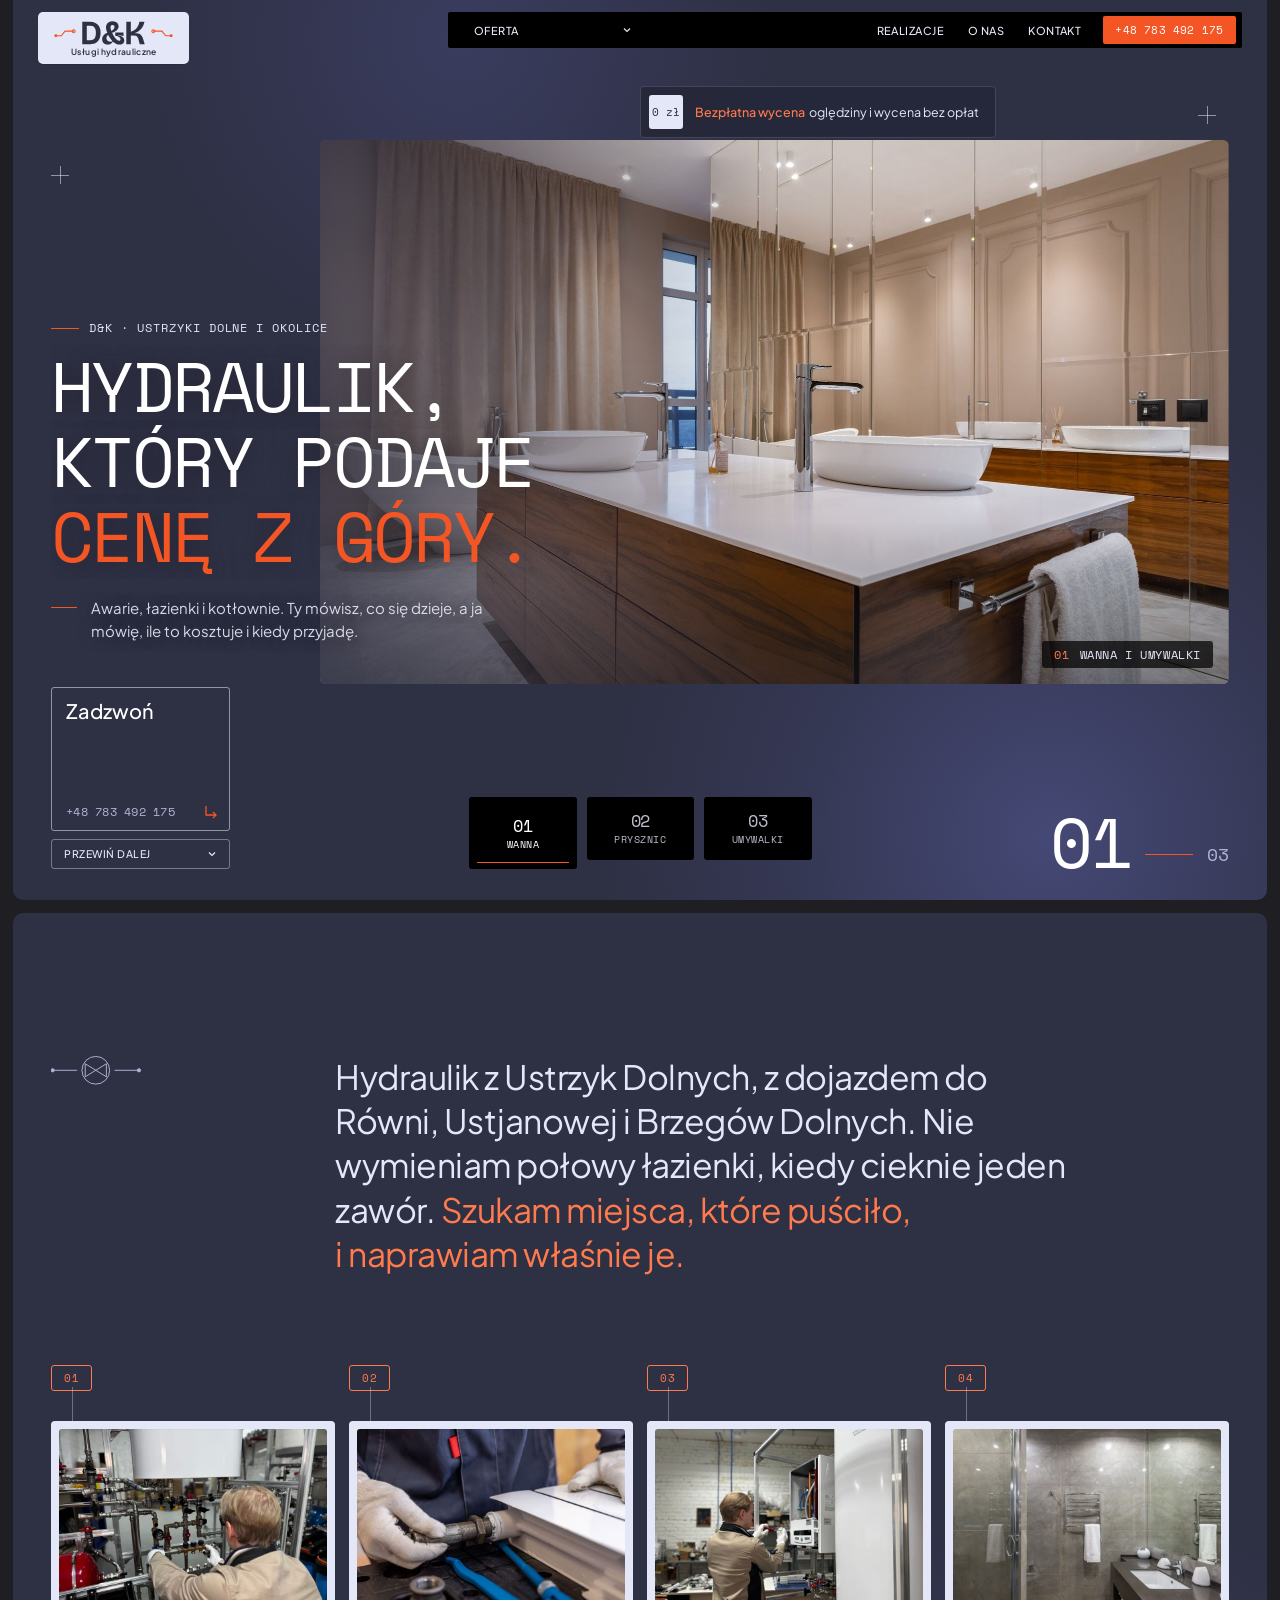
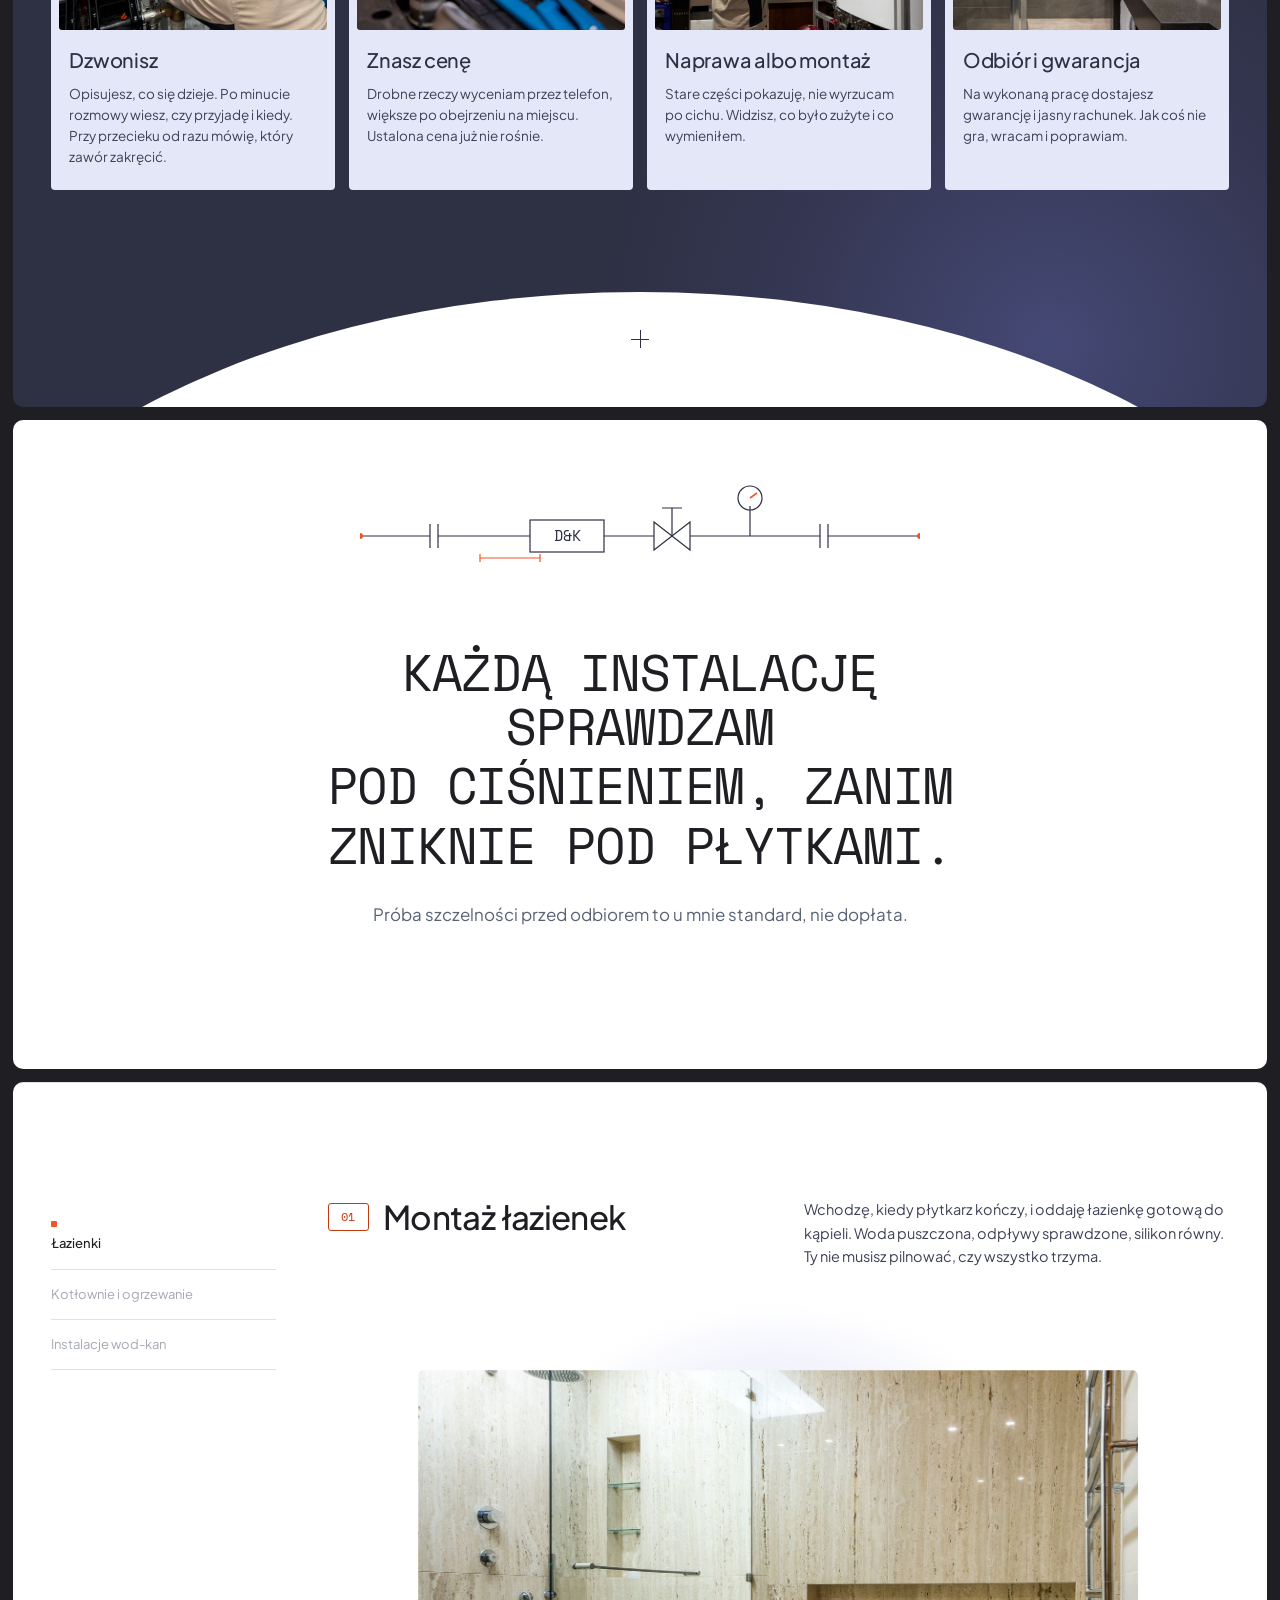
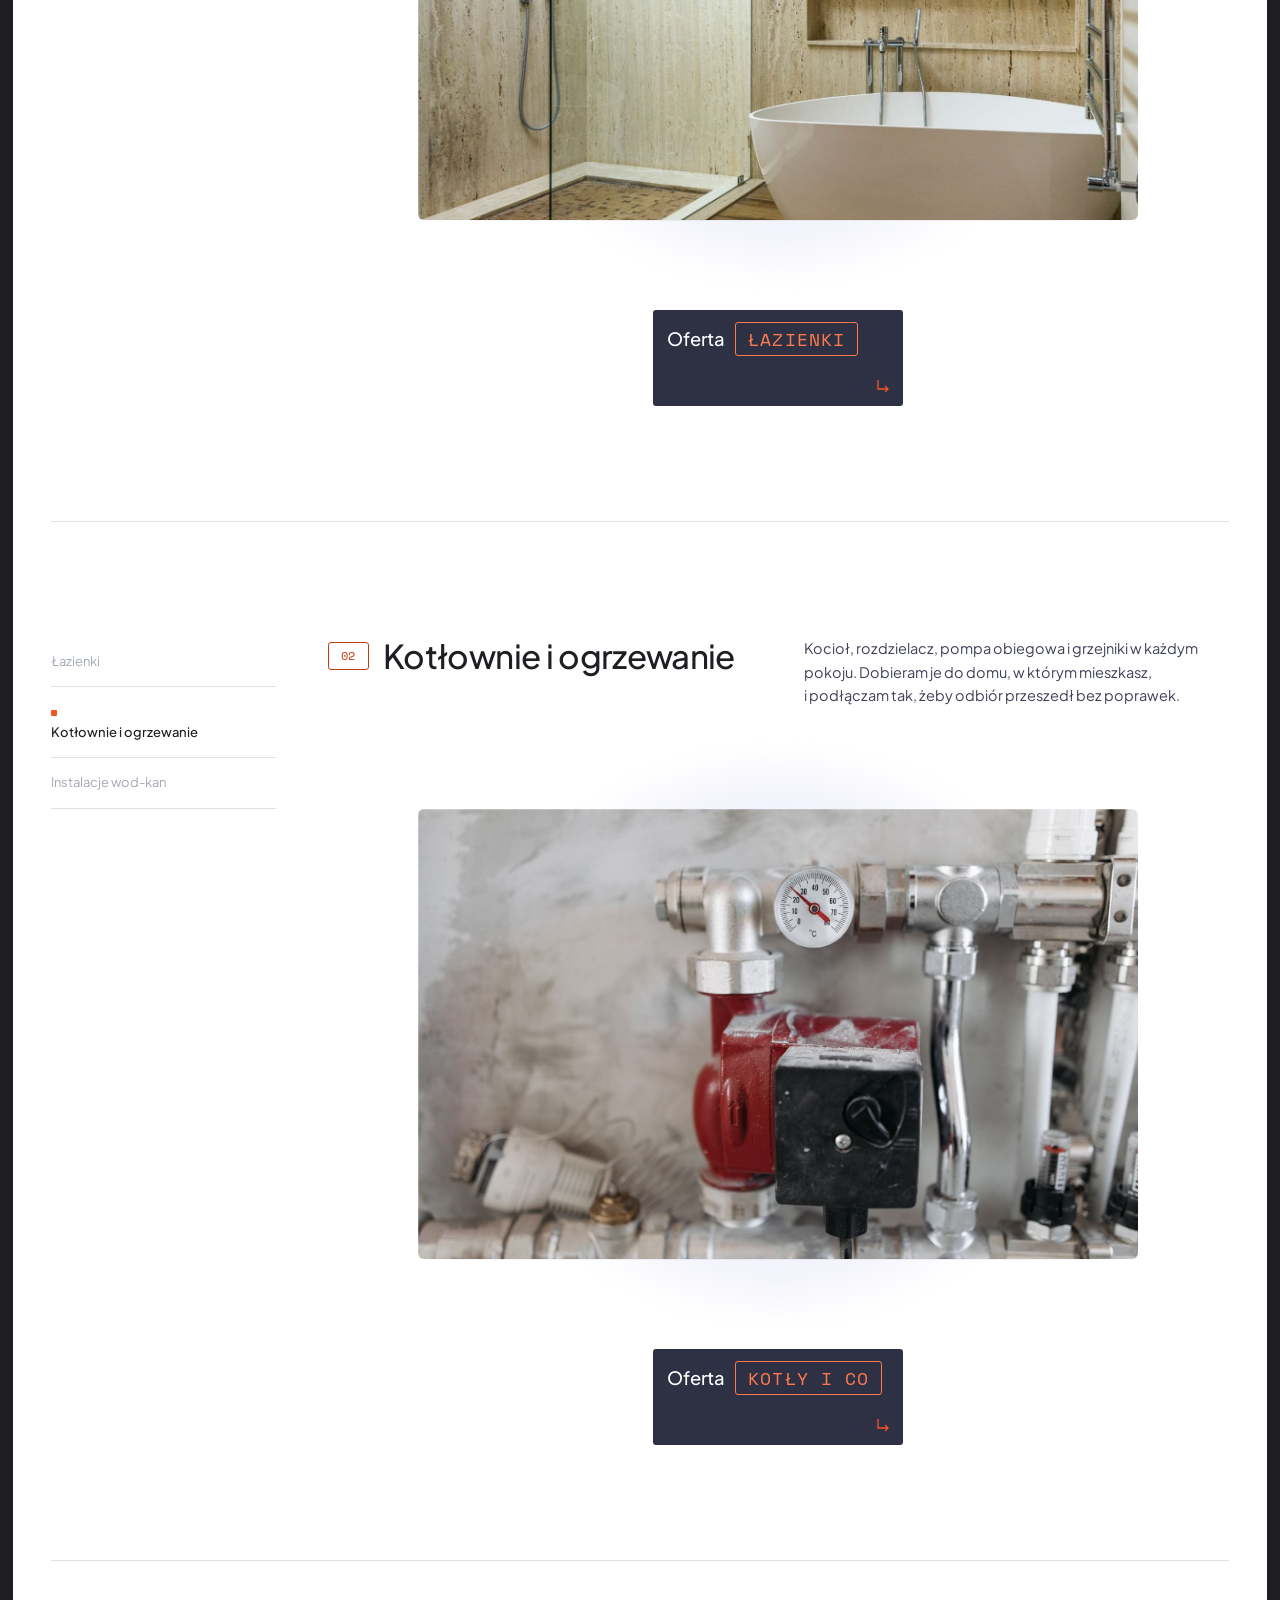
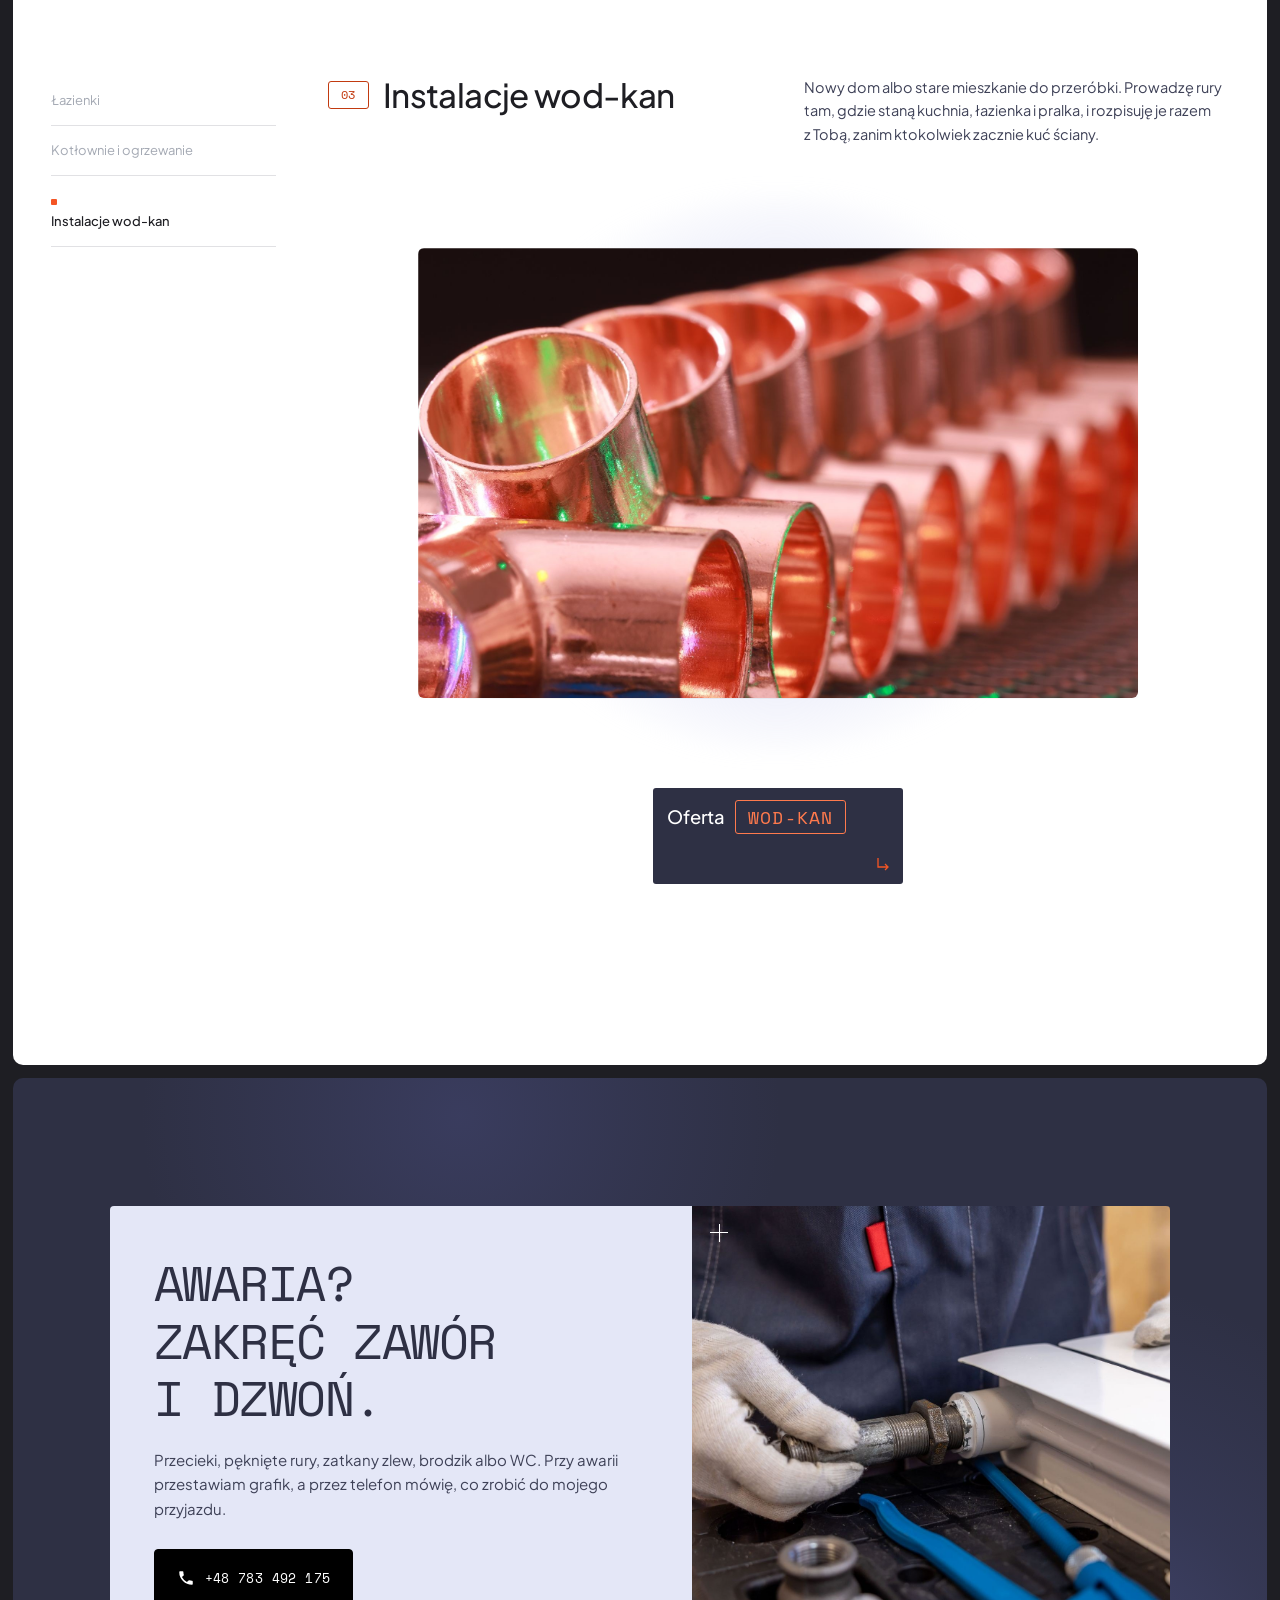
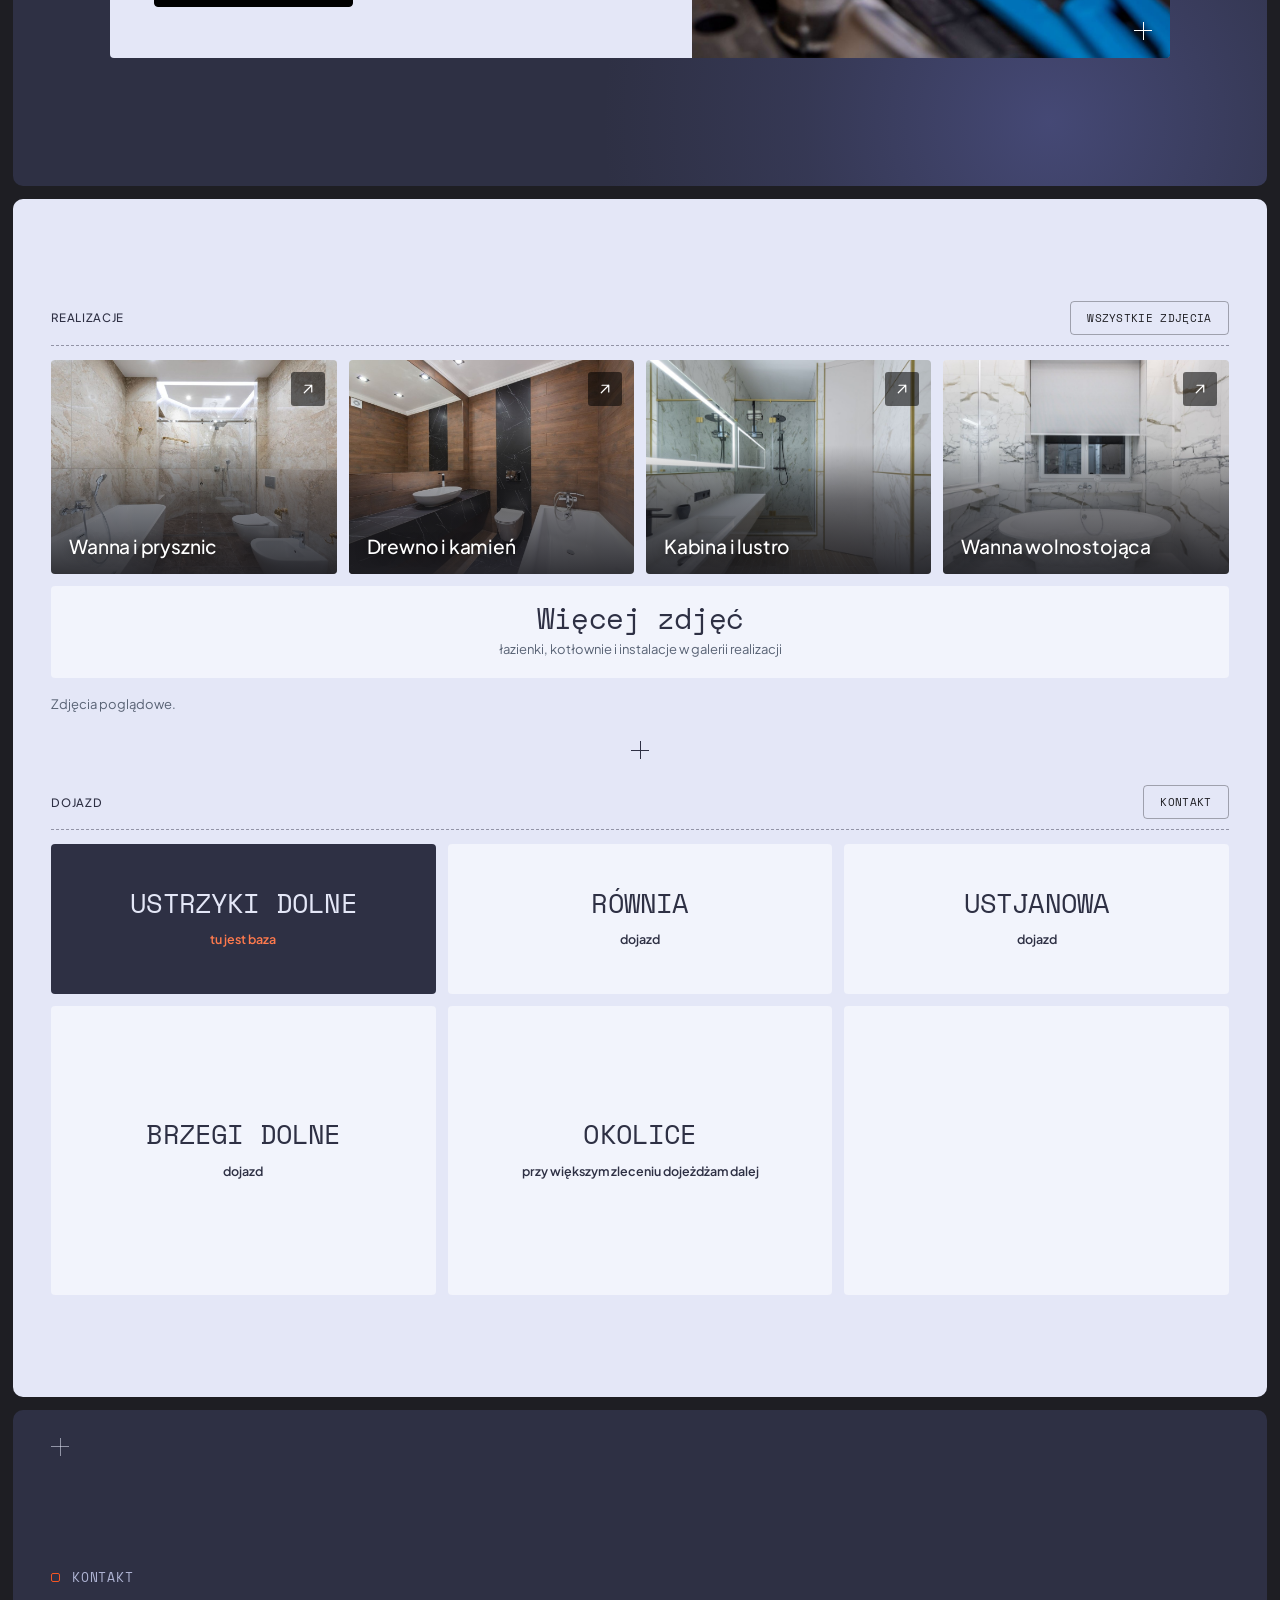
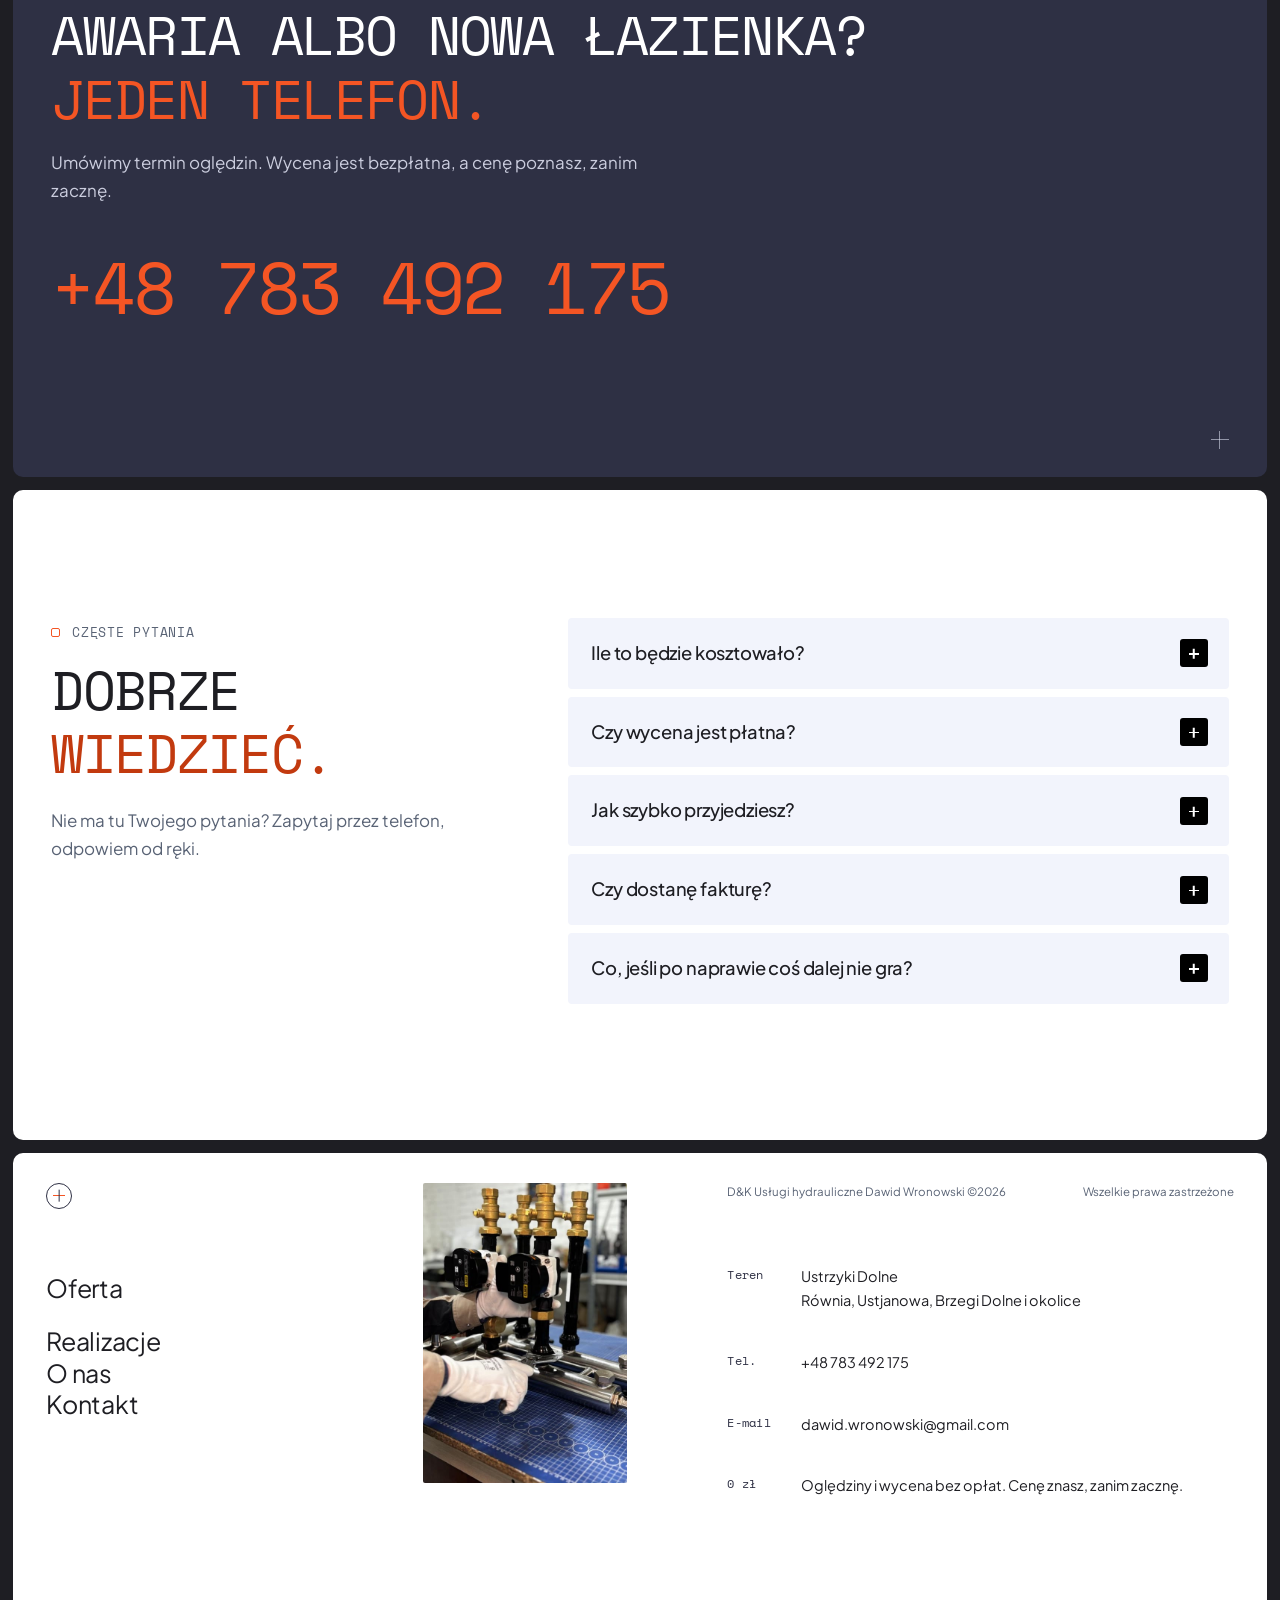
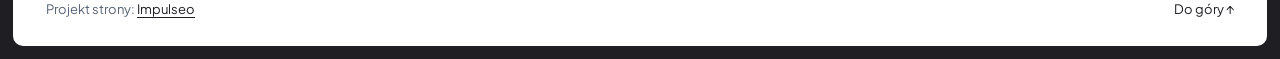
<file: index.html>
<!DOCTYPE html>
<html lang="pl">
<head>
<meta charset="UTF-8">
<meta name="viewport" content="width=device-width, initial-scale=1.0">
<title>D&amp;K Usługi hydrauliczne Dawid Wronowski - hydraulik Ustrzyki Dolne</title>
<meta name="description" content="Hydraulik w Ustrzykach Dolnych z dojazdem. Awarie, udrażnianie, instalacje wod-kan, łazienki, wymiana kotłów. Cenę znasz z góry. Zadzwoń: +48 783 492 175.">
<link rel="canonical" href="https://impulseo-pl.github.io/d-k-kompleksowe-uslugi-hydrauliczne-dawid-wronowski/">
<meta name="robots" content="noindex, nofollow">
<meta name="theme-color" content="#2E3044">
<meta property="og:type" content="website">
<meta property="og:locale" content="pl_PL">
<meta property="og:site_name" content="D&amp;K Usługi hydrauliczne Dawid Wronowski">
<meta property="og:title" content="D&amp;K Usługi hydrauliczne Dawid Wronowski - hydraulik Ustrzyki Dolne">
<meta property="og:description" content="Hydraulik w Ustrzykach Dolnych z dojazdem. Awarie, udrażnianie, instalacje wod-kan, łazienki, wymiana kotłów. Cenę znasz z góry. Zadzwoń: +48 783 492 175.">
<meta property="og:url" content="https://impulseo-pl.github.io/d-k-kompleksowe-uslugi-hydrauliczne-dawid-wronowski/">
<meta property="og:image" content="https://impulseo-pl.github.io/d-k-kompleksowe-uslugi-hydrauliczne-dawid-wronowski/img/og.jpg">
<meta property="og:image:width" content="1200">
<meta property="og:image:height" content="630">
<meta name="twitter:card" content="summary_large_image">
<script type="application/ld+json">{"@context": "https://schema.org", "@type": "Plumber", "name": "D&K Usługi hydrauliczne Dawid Wronowski", "telephone": "+48783492175", "email": "dawid.wronowski@gmail.com", "image": "img/og.jpg", "address": {"@type": "PostalAddress", "addressLocality": "Ustrzyki Dolne", "addressCountry": "PL"}, "areaServed": ["Ustrzyki Dolne", "Równia", "Ustjanowa", "Brzegi Dolne"]}</script>
<script>(function(){var d=document.documentElement;d.classList.add('js');try{if(!window.matchMedia('(prefers-reduced-motion: reduce)').matches)d.classList.add('anim');}catch(e){}setTimeout(function(){if(!d.classList.contains('anim-ok'))d.classList.remove('anim');},3500);})();</script>
<script>(function(){try{var d=document.documentElement,q=/[?&]intro/.test(location.search);if(!q&&window.matchMedia&&matchMedia('(prefers-reduced-motion: reduce)').matches)return;if(!q&&sessionStorage.getItem('dk_intro'))return;sessionStorage.setItem('dk_intro','1');d.classList.add('intro-on');setTimeout(function(){d.classList.remove('intro-on','intro-gra','intro-out');d.classList.add('hero-go')},4600);}catch(e){}})();</script>
<link rel="preload" as="image" href="img/hero.jpg" fetchpriority="high">
<link rel="preconnect" href="https://fonts.googleapis.com">
<link rel="preconnect" href="https://fonts.gstatic.com" crossorigin>
<link href="https://fonts.googleapis.com/css2?family=Plus+Jakarta+Sans:wght@400..700&family=Space+Mono:wght@400;700&display=swap" rel="stylesheet">
<link rel="stylesheet" href="assets/styles.css?v=20261113">
<meta name="nb-deploy" content="38b975bb85a4">
<script src="assets/lenis.min.js?v=1.1.20" defer></script>
<script src="assets/main.js?v=20261113" defer></script>
</head>
<body>
<a class="skip" href="#tresc">Przejdź do treści</a>
<header class="site-head">
<div class="intro" aria-hidden="true"><span class="intro-line"><i></i><i></i></span><span class="intro-meta">usługi hydrauliczne · Ustrzyki Dolne</span></div><div class="head-in">
  <a class="brand" href="index.html" aria-label="D&amp;K Usługi hydrauliczne - strona główna">
    <span class="brand-tag"><span class="brand-row"><svg class="circ" viewBox="0 0 24 10" fill="none" aria-hidden="true"><path d="M1 8h7l4-5h10" stroke="currentColor" stroke-width="1.2"/><circle cx="2" cy="8" r="1.6" fill="currentColor"/><circle cx="21.5" cy="3" r="1.6" stroke="currentColor" stroke-width="1.1"/></svg><span class="znak"><svg class="wm" viewBox="37 -682 1864 705" role="img" aria-label="D&amp;K"><path pathLength="1" style="--i:0" d="M108.1 0V-113.1H285.3Q333.1 -113.1 369.9 -134.7Q406.7 -156.3 427.6 -203.4Q448.5 -250.5 448.5 -328Q448.5 -383.7 437.4 -424.9Q426.3 -466.1 403.8 -493.2Q381.3 -520.2 346.7 -533.5Q312.1 -546.9 264.5 -546.9H108.1V-660H259.4Q373.7 -660 446.3 -621Q518.8 -582 553.1 -509.5Q587.5 -437 587.5 -336.3Q587.5 -258.3 570.2 -201.3Q553 -144.3 522.7 -105.3Q492.3 -66.3 454.1 -43.3Q415.9 -20.3 373.3 -10.1Q330.6 0 288.9 0ZM44.8 0V-660H178.8V0Z"/><path pathLength="1" style="--i:1" d="M1145.7 14.2Q1092 14.2 1041.7 -11.9Q991.5 -37.9 946.8 -81.5Q902.1 -125.1 865.5 -179.5Q828.9 -233.8 802.1 -291.3Q775.3 -348.9 760.9 -401.9Q746.5 -455 746.5 -496.1Q746.5 -542.4 766.2 -582.8Q786 -623.3 828.3 -648.9Q870.6 -674.5 937.1 -674.5Q999.3 -674.5 1039.6 -652.5Q1079.9 -630.5 1100.2 -596.4Q1120.5 -562.3 1120.5 -525.1Q1120.5 -484.3 1096.5 -447.3Q1072.5 -410.3 1025.6 -380.2Q978.7 -350.2 909 -329.8L892.3 -381.1Q944 -408.3 971.5 -439.3Q999 -470.2 999 -506.4Q999 -532.8 984 -550.4Q968.9 -567.9 940.5 -567.9Q918.9 -567.9 905.4 -557.1Q891.9 -546.3 886.3 -530.1Q880.7 -513.9 880.7 -496.7Q880.7 -472.1 891.6 -433.3Q902.4 -394.5 921.4 -349.5Q940.3 -304.5 965.1 -259.9Q989.8 -215.4 1017.7 -178.8Q1045.7 -142.1 1074.9 -119.8Q1104.2 -97.5 1131.7 -97.5Q1153.5 -97.5 1165.2 -110.8Q1176.9 -124.1 1176.9 -142.7Q1176.9 -163.5 1161.1 -186.2Q1145.4 -209 1111.3 -227.6Q1077.3 -246.2 1021.3 -251.6V-345.2H1264.5V-244.1L1096.4 -270.9V-261.4Q1189.1 -244.7 1239 -207.8Q1288.9 -171 1288.9 -106.8Q1288.9 -71.2 1274.8 -47.6Q1260.7 -24 1238.7 -10.3Q1216.6 3.3 1191.7 8.8Q1166.9 14.2 1145.7 14.2ZM800 13.9Q752.3 13.9 714.3 -4.7Q676.3 -23.4 654.5 -58.6Q632.7 -93.7 632.7 -143.2Q632.7 -185 647.9 -217.2Q663.1 -249.4 687.7 -273Q712.3 -296.5 741.2 -312.2Q770.1 -327.8 797.8 -335.9L819.9 -284.5Q791.8 -264.7 775.6 -236.6Q759.4 -208.4 759.4 -178.2Q759.4 -145.9 775.5 -122Q791.6 -98.1 818.9 -85.2Q846.1 -72.3 879 -72.3Q901.3 -72.3 916.6 -79.8Q931.9 -87.3 944 -99.1L954.7 -76.9H946.7Q937.7 -50.8 918.2 -30.2Q898.6 -9.6 869 2.2Q839.5 13.9 800 13.9Z"/><path pathLength="1" style="--i:2" d="M1347.8 0V-660H1481.8V-368.1Q1537 -381.2 1580.6 -410.8Q1624.1 -440.5 1655.9 -480.6Q1687.6 -520.7 1707.5 -567.2Q1727.5 -613.6 1735.1 -660H1884.1Q1873.4 -603 1849.8 -551.4Q1826.3 -499.9 1790.4 -456.9Q1754.5 -414 1708.2 -381.8Q1661.9 -349.5 1605.1 -331.2V-323.5Q1666.9 -326.9 1708.3 -313.8Q1749.6 -300.8 1775.9 -276.5Q1802.3 -252.3 1818 -220.7Q1833.7 -189.1 1844.2 -155.2L1893.2 0H1745.2L1710.7 -133.1Q1699.8 -176.6 1680 -204.4Q1660.1 -232.3 1626.9 -245.5Q1593.7 -258.7 1539.9 -258.7H1481.8V0Z"/></svg></span><svg class="circ" viewBox="0 0 24 10" fill="none" aria-hidden="true"><path d="M2 3h10l4 5h7" stroke="currentColor" stroke-width="1.2"/><circle cx="2.5" cy="3" r="1.6" stroke="currentColor" stroke-width="1.1"/><circle cx="22" cy="8" r="1.6" fill="currentColor"/></svg></span><span class="brand-sub">Usługi hydrauliczne</span></span>
  </a>
  <nav class="nav-bar" aria-label="Menu główne">
    <a class="nl first" href="oferta.html">Oferta<svg viewBox="0 0 10 10" fill="none" aria-hidden="true"><path d="M2 3.5 5 6.5 8 3.5" stroke="currentColor" stroke-width="1.2"/></svg></a><a class="nl" href="realizacje.html">Realizacje</a><a class="nl" href="o-nas.html">O&nbsp;nas</a><a class="nl" href="kontakt.html">Kontakt</a><a class="nl tel" href="tel:+48783492175">+48 783 492 175</a>
  </nav>
  <button class="burger" type="button" aria-label="Otwórz menu" aria-expanded="false" aria-controls="mnav"><span></span><span></span></button>
</div>
</header>
<script>(function(){var d=document.documentElement;if(!d.classList.contains('intro-on'))return;
var wyszlo=false,koniec=false,t0=Date.now();
function heroGotowe(){var im=document.querySelector('.hero-media .slide img');return !!(im&&im.complete&&im.naturalWidth>0);}
function sprzataj(){if(koniec)return;koniec=true;d.classList.add('hero-go');d.classList.remove('intro-on','intro-gra','intro-out');
['--i-w','--i-h','--i-px','--i-py','--i-zmniejsz','--i-baza-w','--i-baza-h'].forEach(function(k){d.style.removeProperty(k);});
try{document.dispatchEvent(new Event('wejscie:koniec'));}catch(e){}}
function wyjdz(){if(wyszlo||koniec)return;wyszlo=true;d.classList.add('intro-out');setTimeout(function(){d.classList.add('hero-go');},240);setTimeout(sprzataj,880);}
function moze(){if(wyszlo||koniec)return;var t=Date.now()-t0;if(t>=1240&&(heroGotowe()||t>=1700))wyjdz();else setTimeout(moze,60);}
try{var znak=document.querySelector('.brand .znak'),wm=znak&&znak.querySelector('.wm');if(!wm){sprzataj();return;}
znak.classList.add('mierze');var r=wm.getBoundingClientRect();znak.classList.remove('mierze');
if(!r.width||!r.height){sprzataj();return;}
var W=window.innerWidth,H=window.innerHeight,cel=W<680?Math.min(W*0.5,230):Math.min(W*0.26,400);cel=Math.max(r.width,cel);
var u=function(k,v){d.style.setProperty(k,v);};
u('--i-w',Math.round(cel)+'px');u('--i-h',Math.round(cel*r.height/r.width)+'px');u('--i-zmniejsz',(r.width/cel).toFixed(4));
u('--i-px',Math.round(r.left+r.width/2-W/2)+'px');u('--i-py',Math.round(r.top+r.height/2-H/2)+'px');
u('--i-baza-w',Math.round(r.width)+'px');u('--i-baza-h',Math.round(r.height)+'px');
requestAnimationFrame(function(){requestAnimationFrame(function(){d.classList.add('intro-gra');t0=Date.now();moze();});});
['wheel','touchstart','keydown','pointerdown'].forEach(function(ev){window.addEventListener(ev,function(){sprzataj();},{once:true,passive:true});});
setTimeout(sprzataj,3900);
}catch(e){sprzataj();}})();</script>
<div class="mnav" id="mnav">
  <div class="mnav-in">
    <a class="ml" href="index.html" aria-current="page">Strona główna</a><a class="ml" href="oferta.html">Oferta</a><a class="ml" href="realizacje.html">Realizacje</a><a class="ml" href="o-nas.html">O&nbsp;nas</a><a class="ml" href="kontakt.html">Kontakt</a>
    <div class="mnav-foot">
      <span>Bezpłatna wycena. Cenę znasz z&nbsp;góry.</span>
      <a class="btn btn-copper" href="tel:+48783492175"><svg class="ico" width="16" height="16" viewBox="0 0 24 24" fill="none" aria-hidden="true"><path d="M6.6 10.8a15.5 15.5 0 0 0 6.6 6.6l2.2-2.2a1 1 0 0 1 1-.24 11.4 11.4 0 0 0 3.6.58 1 1 0 0 1 1 1V20a1 1 0 0 1-1 1A17 17 0 0 1 3 4a1 1 0 0 1 1-1h3.5a1 1 0 0 1 1 1c0 1.25.2 2.46.58 3.6a1 1 0 0 1-.25 1l-2.23 2.2Z" fill="currentColor"/></svg>+48 783 492 175</a>
    </div>
  </div>
</div>
<main id="tresc">

<section class="hero">
  <div class="glow" aria-hidden="true"><span class="b b1"></span><span class="b b2"></span></div>
  <span class="plus p1" aria-hidden="true"></span><span class="plus p2" aria-hidden="true"></span>
  <a class="hero-note up" style="--d:700" href="kontakt.html"><span class="ni">0&nbsp;zł</span><span><b>Bezpłatna wycena</b>oględziny i&nbsp;wycena bez opłat</span></a>
  <div class="hero-media" data-slider>
    <figure class="slide is-active"><img src="img/hero.jpg" alt="Nowoczesna łazienka z dwiema umywalkami nablatowymi i drewnianą szafką" width="1800" height="1202" decoding="async" fetchpriority="high"></figure>
    <figure class="slide"><img src="img/g5.jpg" alt="Prysznic walk-in w płytkach imitujących marmur" width="1880" height="1254" loading="lazy" decoding="async" style="object-position:64% 50%"></figure>
    <figure class="slide"><img src="img/g4.jpg" alt="Jasna łazienka z podwójną umywalką i długą szafką" width="1880" height="1255" loading="lazy" decoding="async"></figure>
    <span class="slide-tag" aria-live="polite"><b data-nr>01</b><span data-name>Wanna i&nbsp;umywalki</span></span>
  </div>
  <div class="hero-in">
    <div class="hero-tt">
      <p class="hero-cat up" style="--d:0">D&amp;K · Ustrzyki Dolne i&nbsp;okolice</p>
      <h1><span class="ln"><span class="ln-i" style="--k:0">Hydraulik,</span></span><span class="ln"><span class="ln-i" style="--k:1">który podaje</span></span><span class="ln"><span class="ln-i" style="--k:2"><em>cenę z&nbsp;góry.</em></span></span></h1>
      <div class="hero-cap up" style="--d:420">
        <span class="cap-mark" aria-hidden="true"></span>
        <p>Awarie, łazienki i&nbsp;kotłownie. Ty mówisz, co się dzieje, a&nbsp;ja mówię, ile to kosztuje i&nbsp;kiedy przyjadę.</p>
      </div>
    </div>
    <div class="hero-foot">
      <div class="calls up" style="--d:520">
        <a class="box-btn" href="tel:+48783492175"><span>Zadzwoń</span><small>+48 783 492 175</small><svg class="corner" viewBox="0 0 16 16" fill="none" aria-hidden="true"><path d="M3 2v9h10M10 8l3 3-3 3" stroke="currentColor" stroke-width="1.3"/></svg></a>
        <a class="mini-btn" href="#o-firmie">Przewiń dalej<svg viewBox="0 0 10 10" fill="none" aria-hidden="true"><path d="M2 3.5 5 6.5 8 3.5" stroke="currentColor" stroke-width="1.2"/></svg></a>
      </div>
      <div class="thumbs up" style="--d:620" role="tablist" aria-label="Zdjęcia w nagłówku">
        <button class="th is-active" type="button" role="tab" aria-selected="true" data-go="0" data-name="Wanna i&nbsp;umywalki"><b>01</b>Wanna</button>
        <button class="th" type="button" role="tab" aria-selected="false" data-go="1" data-name="Prysznic walk-in"><b>02</b>Prysznic</button>
        <button class="th" type="button" role="tab" aria-selected="false" data-go="2" data-name="Umywalki i&nbsp;baterie"><b>03</b>Umywalki</button>
      </div>
      <div class="count up" style="--d:700" aria-hidden="true"><span class="cur">01</span><span class="bar"><i></i></span><span class="tot">03</span></div>
    </div>
  </div>
</section>

<section class="tk-about" id="o-firmie">
  <div class="glow" aria-hidden="true"><span class="b b1"></span></div>
  <div class="wrap">
    <div class="about-txt">
      <svg class="scheme rv" viewBox="0 0 110 40" fill="none" stroke="currentColor" stroke-width="1.2" aria-hidden="true"><path d="M2 20h30M78 20h30"/><circle cx="55" cy="20" r="17"/><path d="M42 12v16l26-16v16z"/><circle cx="2" cy="20" r="2" fill="currentColor"/><circle cx="108" cy="20" r="2" fill="currentColor"/></svg>
      <p class="rv" style="--d:80">Hydraulik z&nbsp;Ustrzyk Dolnych, z&nbsp;dojazdem do Równi, Ustjanowej i&nbsp;Brzegów Dolnych. Nie wymieniam połowy łazienki, kiedy cieknie jeden zawór. <span>Szukam miejsca, które puściło, i&nbsp;naprawiam właśnie je.</span></p>
    </div>
    <ol class="benefits">
      <li class="rv" style="--d:0"><span class="bn"><span class="tag">01</span></span><div class="card-b"><figure class="kb-fig"><img src="img/k1.jpg" alt="Hydraulik sprawdza zawory na rozdzielaczu" width="800" height="600" loading="lazy" decoding="async"></figure><h3>Dzwonisz</h3><p>Opisujesz, co się dzieje. Po minucie rozmowy wiesz, czy przyjadę i&nbsp;kiedy. Przy przecieku od razu mówię, który zawór zakręcić.</p></div></li>
      <li class="rv" style="--d:120"><span class="bn"><span class="tag">02</span></span><div class="card-b"><figure class="kb-fig"><img src="img/k2.jpg" alt="Dokręcanie złączki przy podłączeniu grzejnika" width="800" height="600" loading="lazy" decoding="async"></figure><h3>Znasz cenę</h3><p>Drobne rzeczy wyceniam przez telefon, większe po obejrzeniu na miejscu. Ustalona cena już nie rośnie.</p></div></li>
      <li class="rv" style="--d:240"><span class="bn"><span class="tag">03</span></span><div class="card-b"><figure class="kb-fig"><img src="img/k3.jpg" alt="Montaż i uruchomienie kotła gazowego" width="800" height="600" loading="lazy" decoding="async"></figure><h3>Naprawa albo montaż</h3><p>Stare części pokazuję, nie wyrzucam po cichu. Widzisz, co było zużyte i&nbsp;co wymieniłem.</p></div></li>
      <li class="rv" style="--d:360"><span class="bn"><span class="tag">04</span></span><div class="card-b"><figure class="kb-fig"><img src="img/k4.jpg" alt="Gotowa kabina prysznicowa po montażu" width="800" height="600" loading="lazy" decoding="async"></figure><h3>Odbiór i&nbsp;gwarancja</h3><p>Na wykonaną pracę dostajesz gwarancję i&nbsp;jasny rachunek. Jak coś nie gra, wracam i&nbsp;poprawiam.</p></div></li>
    </ol>
  </div>
  <div class="arc" aria-hidden="true"><span class="plus"></span></div>
</section>

<section class="tk-say">
  <div class="wrap">
    <svg class="blueprint rv" viewBox="0 0 560 90" fill="none" stroke="currentColor" stroke-width="1.2" aria-hidden="true">
      <path d="M0 52h70M70 40v24M78 40v24M78 52h92"/>
      <rect x="170" y="36" width="74" height="32"/>
      <text x="207" y="57" text-anchor="middle" font-family="Space Mono, monospace" font-size="15" fill="currentColor" stroke="none">D&amp;K</text>
      <path d="M244 52h50"/>
      <path d="M294 38v28l36-28v28z"/>
      <path d="M312 52V24M302 24h20"/>
      <path d="M330 52h60"/>
      <path d="M390 52V22"/>
      <circle cx="390" cy="14" r="12"/>
      <path class="acc" d="M390 14l7-5" stroke-width="1.6"/>
      <path d="M390 52h70M460 40v24M468 40v24M468 52h92"/>
      <path class="acc" d="M120 74h60M120 70v8M180 70v8" stroke-width="1.2"/>
      <circle class="acc" cx="0" cy="52" r="3" fill="currentColor" stroke="none"/>
      <circle class="acc" cx="560" cy="52" r="3" fill="currentColor" stroke="none"/>
    </svg>
    <h2 class="h2 rv rv-h"><span class="ln"><span class="ln-i" style="--k:0">Każdą instalację sprawdzam</span></span><span class="ln"><span class="ln-i" style="--k:1">pod ciśnieniem, zanim</span></span><span class="ln"><span class="ln-i" style="--k:2">zniknie pod płytkami.</span></span></h2>
    <p class="lead rv" style="--d:200">Próba szczelności przed odbiorem to u&nbsp;mnie standard, nie dopłata.</p>
  </div>
</section>

<section class="tk-prod" id="uslugi">
  <div class="wrap">
    <article class="prod" id="u-lazienki">
      <ul class="rail" aria-label="Usługi"><li class="on"><a href="#u-lazienki">Łazienki</a></li><li><a href="#u-kotly">Kotłownie i&nbsp;ogrzewanie</a></li><li><a href="#u-wodkan">Instalacje wod-kan</a></li></ul>
      <div>
        <div class="prod-head">
          <div class="prod-title rv"><span class="tag">01</span><h2>Montaż łazienek</h2></div>
          <p class="rv" style="--d:100">Wchodzę, kiedy płytkarz kończy, i&nbsp;oddaję łazienkę gotową do kąpieli. Woda puszczona, odpływy sprawdzone, silikon równy. Ty nie musisz pilnować, czy wszystko trzyma.</p>
        </div>
        <div class="prod-stage">
          <figure class="prod-fig rv-img rv"><img src="img/g10.jpg" alt="Łazienka z kabiną prysznicową i wolnostojącą wanną" width="1507" height="1300" loading="lazy" decoding="async"></figure>
        </div>
        <a class="shop rv" href="oferta.html#lazienki"><span class="row"><span>Oferta</span><span class="tag">Łazienki</span></span><svg class="corner" viewBox="0 0 16 16" fill="none" aria-hidden="true"><path d="M3 2v9h10M10 8l3 3-3 3" stroke="currentColor" stroke-width="1.3"/></svg></a>
      </div>
    </article>
    <article class="prod" id="u-kotly">
      <ul class="rail" aria-label="Usługi"><li><a href="#u-lazienki">Łazienki</a></li><li class="on"><a href="#u-kotly">Kotłownie i&nbsp;ogrzewanie</a></li><li><a href="#u-wodkan">Instalacje wod-kan</a></li></ul>
      <div>
        <div class="prod-head">
          <div class="prod-title rv"><span class="tag">02</span><h2>Kotłownie i&nbsp;ogrzewanie</h2></div>
          <p class="rv" style="--d:100">Kocioł, rozdzielacz, pompa obiegowa i&nbsp;grzejniki w&nbsp;każdym pokoju. Dobieram je do domu, w&nbsp;którym mieszkasz, i&nbsp;podłączam tak, żeby odbiór przeszedł bez poprawek.</p>
        </div>
        <div class="prod-stage">
          <figure class="prod-fig rv-img rv"><img src="img/pompa.jpg" alt="Pompa obiegowa i termometr na rozdzielaczu ogrzewania" width="1880" height="1255" loading="lazy" decoding="async"></figure>
        </div>
        <a class="shop rv" href="oferta.html#kotly"><span class="row"><span>Oferta</span><span class="tag">Kotły i&nbsp;CO</span></span><svg class="corner" viewBox="0 0 16 16" fill="none" aria-hidden="true"><path d="M3 2v9h10M10 8l3 3-3 3" stroke="currentColor" stroke-width="1.3"/></svg></a>
      </div>
    </article>
    <article class="prod" id="u-wodkan">
      <ul class="rail" aria-label="Usługi"><li><a href="#u-lazienki">Łazienki</a></li><li><a href="#u-kotly">Kotłownie i&nbsp;ogrzewanie</a></li><li class="on"><a href="#u-wodkan">Instalacje wod-kan</a></li></ul>
      <div>
        <div class="prod-head">
          <div class="prod-title rv"><span class="tag">03</span><h2>Instalacje wod-kan</h2></div>
          <p class="rv" style="--d:100">Nowy dom albo stare mieszkanie do przeróbki. Prowadzę rury tam, gdzie staną kuchnia, łazienka i&nbsp;pralka, i&nbsp;rozpisuję je razem z&nbsp;Tobą, zanim ktokolwiek zacznie kuć ściany.</p>
        </div>
        <div class="prod-stage">
          <figure class="prod-fig rv-img rv"><img src="img/miedz.jpg" alt="Miedziane złączki do instalacji wodnej" width="1880" height="1253" loading="lazy" decoding="async"></figure>
        </div>
        <a class="shop rv" href="oferta.html#wod-kan"><span class="row"><span>Oferta</span><span class="tag">Wod-kan</span></span><svg class="corner" viewBox="0 0 16 16" fill="none" aria-hidden="true"><path d="M3 2v9h10M10 8l3 3-3 3" stroke="currentColor" stroke-width="1.3"/></svg></a>
        <div class="prod-line" aria-hidden="true"></div>
      </div>
    </article>
  </div>
</section>

<section class="tk-cta dark">
  <div class="glow" aria-hidden="true"><span class="b b1"></span><span class="b b2"></span></div>
  <div class="wrap">
    <div class="cta-card rv">
      <div class="tt">
        <h2 class="rv-h is-in"><span class="ln"><span class="ln-i">Awaria?</span></span><span class="ln"><span class="ln-i">Zakręć zawór</span></span><span class="ln"><span class="ln-i">i&nbsp;dzwoń.</span></span></h2>
        <p>Przecieki, pęknięte rury, zatkany zlew, brodzik albo WC. Przy awarii przestawiam grafik, a&nbsp;przez telefon mówię, co zrobić do mojego przyjazdu.</p>
        <a class="btn btn-copper" href="tel:+48783492175"><svg class="ico" width="16" height="16" viewBox="0 0 24 24" fill="none" aria-hidden="true"><path d="M6.6 10.8a15.5 15.5 0 0 0 6.6 6.6l2.2-2.2a1 1 0 0 1 1-.24 11.4 11.4 0 0 0 3.6.58 1 1 0 0 1 1 1V20a1 1 0 0 1-1 1A17 17 0 0 1 3 4a1 1 0 0 1 1-1h3.5a1 1 0 0 1 1 1c0 1.25.2 2.46.58 3.6a1 1 0 0 1-.25 1l-2.23 2.2Z" fill="currentColor"/></svg>+48 783 492 175</a>
      </div>
      <div class="img">
        <img src="img/about.jpg" alt="Hydraulik w rękawicach skręca złączkę przy grzejniku" width="1880" height="1253" loading="lazy" decoding="async" style="object-position:35% 40%">
        <span class="plus tl" aria-hidden="true"></span><span class="plus" aria-hidden="true"></span>
      </div>
    </div>
  </div>
</section>

<section class="tk-list">
  <div class="wrap">
    <div class="list-head rv"><span class="lbl">Realizacje</span><a class="btn btn-ghost" href="realizacje.html">Wszystkie zdjęcia</a></div>
    <div class="logos">
      <a class="tile rv" style="--d:0" href="realizacje.html"><img src="img/g1.jpg" alt="Łazienka z wanną, prysznicem walk-in i bidetem" width="1200" height="801" loading="lazy" decoding="async"><span class="go" aria-hidden="true"><svg class="ico" width="16" height="16" viewBox="0 0 24 24" fill="none" stroke="currentColor" stroke-width="1.6" stroke-linecap="round" stroke-linejoin="round"><path d="M7 17 17 7M8 7h9v9"/></svg></span><span class="tile-cap"><h3>Wanna i&nbsp;prysznic</h3></span></a>
      <a class="tile rv" style="--d:90" href="realizacje.html"><img src="img/g3.jpg" alt="Łazienka w drewnie i ciemnym kamieniu z wanną" width="1200" height="801" loading="lazy" decoding="async"><span class="go" aria-hidden="true"><svg class="ico" width="16" height="16" viewBox="0 0 24 24" fill="none" stroke="currentColor" stroke-width="1.6" stroke-linecap="round" stroke-linejoin="round"><path d="M7 17 17 7M8 7h9v9"/></svg></span><span class="tile-cap"><h3>Drewno i&nbsp;kamień</h3></span></a>
      <a class="tile rv" style="--d:180" href="realizacje.html"><img src="img/r1.jpg" alt="Łazienka z lustrem podświetlanym i kabiną prysznicową" width="1600" height="1068" loading="lazy" decoding="async"><span class="go" aria-hidden="true"><svg class="ico" width="16" height="16" viewBox="0 0 24 24" fill="none" stroke="currentColor" stroke-width="1.6" stroke-linecap="round" stroke-linejoin="round"><path d="M7 17 17 7M8 7h9v9"/></svg></span><span class="tile-cap"><h3>Kabina i&nbsp;lustro</h3></span></a>
      <a class="tile rv" style="--d:270" href="realizacje.html"><img src="img/r5.jpg" alt="Jasna łazienka w marmurze z wolnostojącą wanną" width="1600" height="1068" loading="lazy" decoding="async"><span class="go" aria-hidden="true"><svg class="ico" width="16" height="16" viewBox="0 0 24 24" fill="none" stroke="currentColor" stroke-width="1.6" stroke-linecap="round" stroke-linejoin="round"><path d="M7 17 17 7M8 7h9v9"/></svg></span><span class="tile-cap"><h3>Wanna wolnostojąca</h3></span></a>
      <a class="more rv" href="realizacje.html"><b>Więcej zdjęć</b><span>łazienki, kotłownie i&nbsp;instalacje w&nbsp;galerii realizacji</span></a>
    </div>
    <p class="dopisek">Zdjęcia poglądowe.</p>
    <div class="list-plus" aria-hidden="true"><span class="plus"></span></div>
    <div class="list-head rv" id="dojazd"><span class="lbl">Dojazd</span><a class="btn btn-ghost" href="kontakt.html">Kontakt</a></div>
    <div class="dist">
      <div class="d base rv"><b>Ustrzyki Dolne</b><span>tu jest baza</span></div>
      <div class="d rv" style="--d:80"><b>Równia</b><span>dojazd</span></div>
      <div class="d rv" style="--d:160"><b>Ustjanowa</b><span>dojazd</span></div>
      <div class="d rv" style="--d:240"><b>Brzegi Dolne</b><span>dojazd</span></div>
      <div class="d rv" style="--d:320"><b>Okolice</b><span>przy większym zleceniu dojeżdżam dalej</span></div>
      <div class="d map rv" style="--d:400"><iframe title="Mapa - Ustrzyki Dolne i okolice" src="https://maps.google.com/maps?q=Ustrzyki%20Dolne&amp;z=11&amp;output=embed" loading="lazy" referrerpolicy="no-referrer-when-downgrade"></iframe></div>
    </div>
  </div>
</section>

<section class="stopklatka">
  <div class="stk-bg" style="background-image:url(img/g7.jpg)" aria-hidden="true"></div>
  <span class="plus p1" aria-hidden="true"></span><span class="plus p2" aria-hidden="true"></span>
  <div class="stk-in">
    <p class="eyebrow rv">Kontakt</p>
    <h2 class="h2 rv rv-h"><span class="ln"><span class="ln-i" style="--k:0">Awaria albo nowa łazienka?</span></span><span class="ln"><span class="ln-i" style="--k:1"><em>Jeden telefon.</em></span></span></h2>
    <p class="lead rv" style="--d:120">Umówimy termin oględzin. Wycena jest bezpłatna, a&nbsp;cenę poznasz, zanim zacznę.</p>
    <a class="cta-phone rv" style="--d:180" href="tel:+48783492175">+48 783 492 175</a>
  </div>
</section>

<section class="sec" id="pytania">
  <div class="wrap faq-wrap">
    <div class="faq-side">
      <p class="eyebrow rv">Częste pytania</p>
      <h2 class="h2 rv rv-h"><span class="ln"><span class="ln-i" style="--k:0">Dobrze</span></span><span class="ln"><span class="ln-i" style="--k:1"><em>wiedzieć.</em></span></span></h2>
      <p class="lead rv" style="--d:120;margin-top:26px">Nie ma tu Twojego pytania? Zapytaj przez telefon, odpowiem od ręki.</p>
    </div>
    <div>
      <details class="faq-item rv" style="--d:0">
          <summary>Ile to będzie kosztowało?<i></i><i></i></summary>
          <div class="faq-a"><p>Zależy, co się dzieje, dlatego wypytuję przez telefon i&nbsp;od razu podaję widełki. Ostateczną cenę znasz przed rozpoczęciem pracy, nie po niej.</p></div>
        </details><details class="faq-item rv" style="--d:70">
          <summary>Czy wycena jest płatna?<i></i><i></i></summary>
          <div class="faq-a"><p>Za obejrzenie i&nbsp;wycenę nie biorę pieniędzy. Płacisz za wykonaną pracę, nie za rozmowę o&nbsp;niej.</p></div>
        </details><details class="faq-item rv" style="--d:140">
          <summary>Jak szybko przyjedziesz?<i></i><i></i></summary>
          <div class="faq-a"><p>Przy zalaniu liczy się każda godzina, więc przy awarii przestawiam grafik. Prace planowane umawiamy z&nbsp;kilkudniowym wyprzedzeniem.</p></div>
        </details><details class="faq-item rv" style="--d:210">
          <summary>Czy dostanę fakturę?<i></i><i></i></summary>
          <div class="faq-a"><p>Tak, na firmę albo na osobę prywatną. Dokument dostajesz od razu, a&nbsp;nie „wyślę później”.</p></div>
        </details><details class="faq-item rv" style="--d:280">
          <summary>Co, jeśli po naprawie coś dalej nie gra?<i></i><i></i></summary>
          <div class="faq-a"><p>Wracam i&nbsp;sprawdzam. Moja wina, poprawiam za darmo. Wyszło coś nowego, mówię wprost, co i&nbsp;za ile.</p></div>
        </details>
    </div>
  </div>
</section>

</main>
<footer class="site-foot">
  <div class="foot-in">
    <div class="foot-a">
      <span class="foot-ico" aria-hidden="true"><i></i><i></i></span>
      <nav class="foot-nav" aria-label="Menu w stopce"><a href="oferta.html">Oferta</a><span class="blank" aria-hidden="true"></span><a href="realizacje.html">Realizacje</a><a href="o-nas.html">O&nbsp;nas</a><a href="kontakt.html">Kontakt</a></nav>
    </div>
    <div class="foot-b">
      <figure class="foot-pic"><img src="img/foot.jpg" alt="Montaż rozdzielacza z pompami obiegowymi" width="600" height="804" loading="lazy" decoding="async"></figure>
    </div>
    <div class="foot-c">
      <header><span>D&amp;K Usługi hydrauliczne Dawid Wronowski ©2026</span><span>Wszelkie prawa zastrzeżone</span></header>
      <ul class="foot-list">
        <li><span class="lb2">Teren</span><span>Ustrzyki Dolne<br>Równia, Ustjanowa, Brzegi Dolne i&nbsp;okolice</span></li>
        <li><span class="lb2">Tel.</span><a href="tel:+48783492175">+48 783 492 175</a></li>
        <li><span class="lb2">E-mail</span><a href="mailto:dawid.wronowski@gmail.com">dawid.wronowski@gmail.com</a></li>
        <li><span class="lb2">0&nbsp;zł</span><span>Oględziny i&nbsp;wycena bez opłat. Cenę znasz, zanim zacznę.</span></li>
      </ul>
    </div>
    <div class="foot-bottom">
      <span>Projekt strony: <a class="foot-credit" href="https://impulseo.pl" target="_blank" rel="noopener">Impulseo</a></span>
      <a class="totop" href="#tresc">Do góry ↑</a>
    </div>
  </div>
</footer>
<div class="sticky-call">
  <a class="btn btn-copper" href="tel:+48783492175"><svg class="ico" width="16" height="16" viewBox="0 0 24 24" fill="none" aria-hidden="true"><path d="M6.6 10.8a15.5 15.5 0 0 0 6.6 6.6l2.2-2.2a1 1 0 0 1 1-.24 11.4 11.4 0 0 0 3.6.58 1 1 0 0 1 1 1V20a1 1 0 0 1-1 1A17 17 0 0 1 3 4a1 1 0 0 1 1-1h3.5a1 1 0 0 1 1 1c0 1.25.2 2.46.58 3.6a1 1 0 0 1-.25 1l-2.23 2.2Z" fill="currentColor"/></svg>Zadzwoń</a>
  <a class="btn btn-ghost" href="kontakt.html">Kontakt</a>
</div>
<div class="demo-wazne" data-do="2026-11-16" data-cykl="3" hidden><svg class="dw-ico" width="13" height="13" viewBox="0 0 24 24" fill="none" aria-hidden="true"><circle cx="12" cy="12" r="8.6" stroke="currentColor" stroke-width="1.8"/><path d="M12 7.2V12l3.3 2" stroke="currentColor" stroke-width="1.8" stroke-linecap="round"/></svg><span class="dw-txt"></span></div>
</body>
</html>
</file>
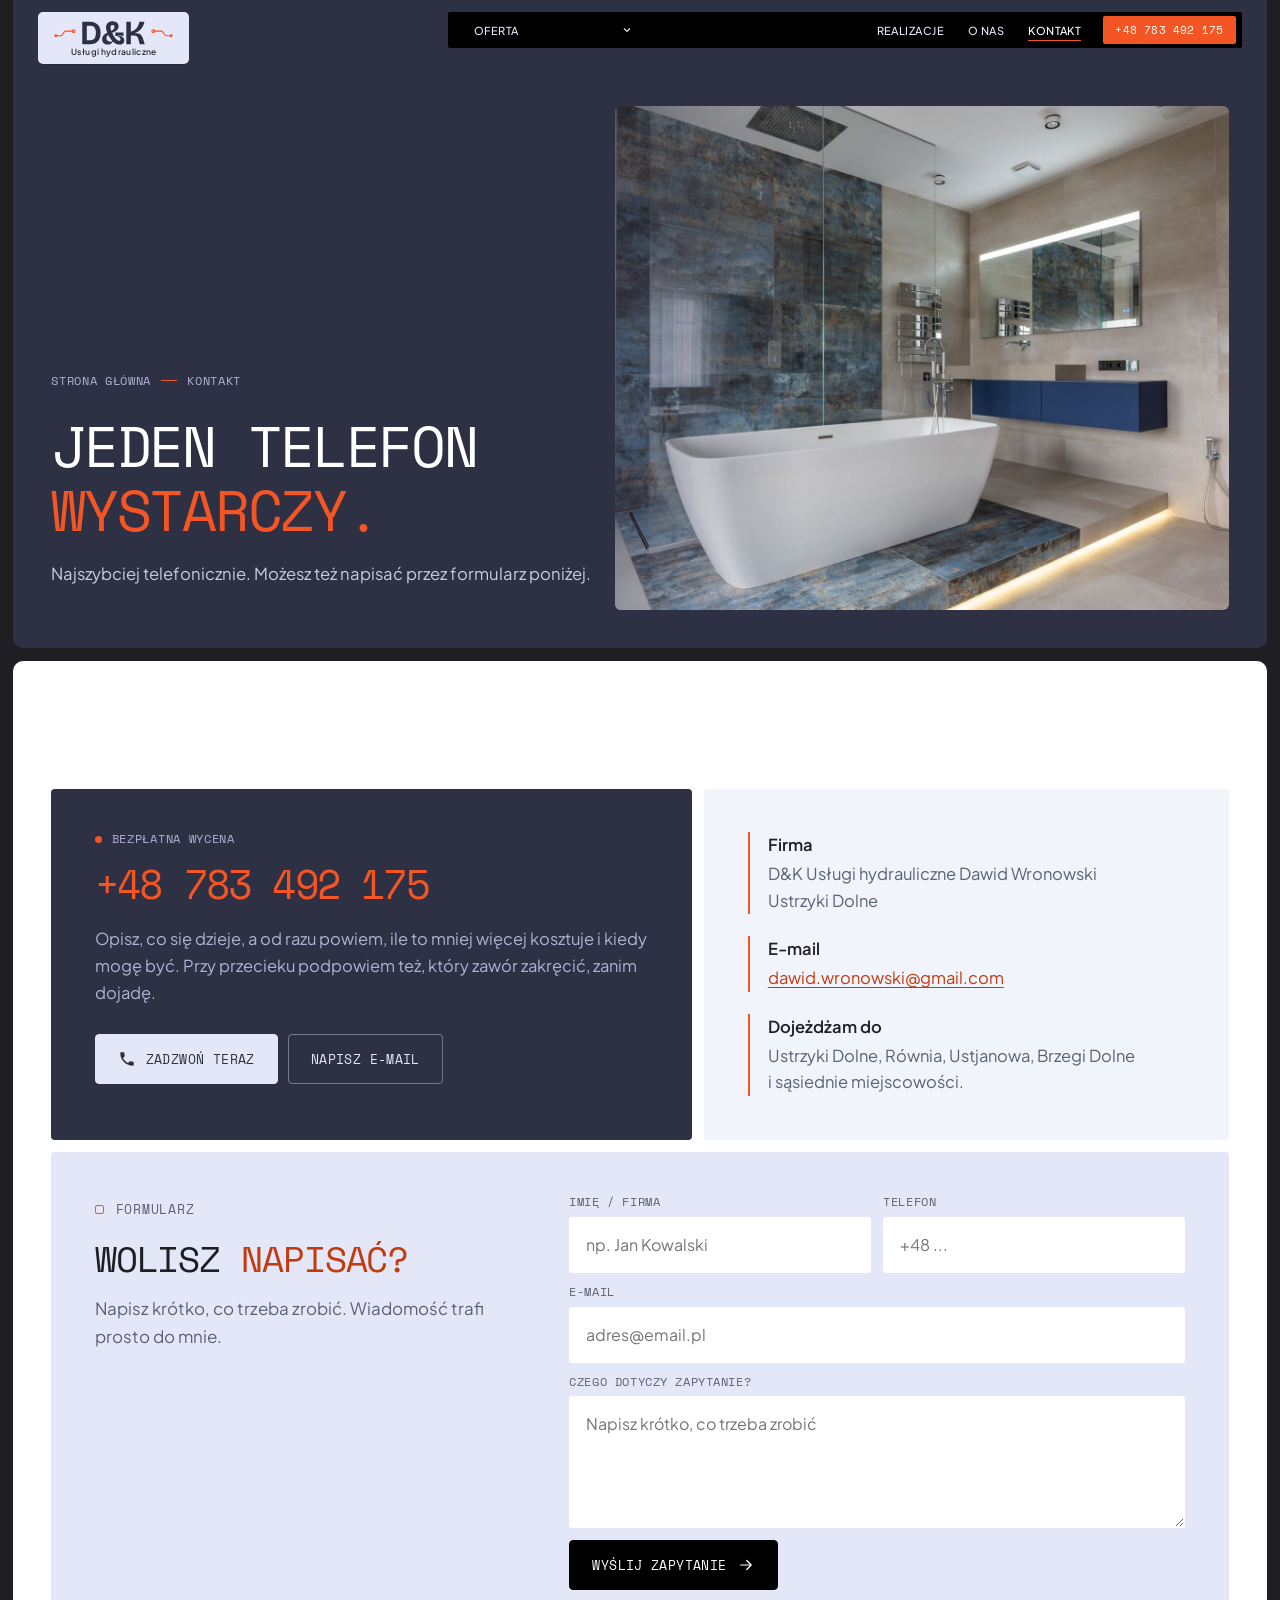
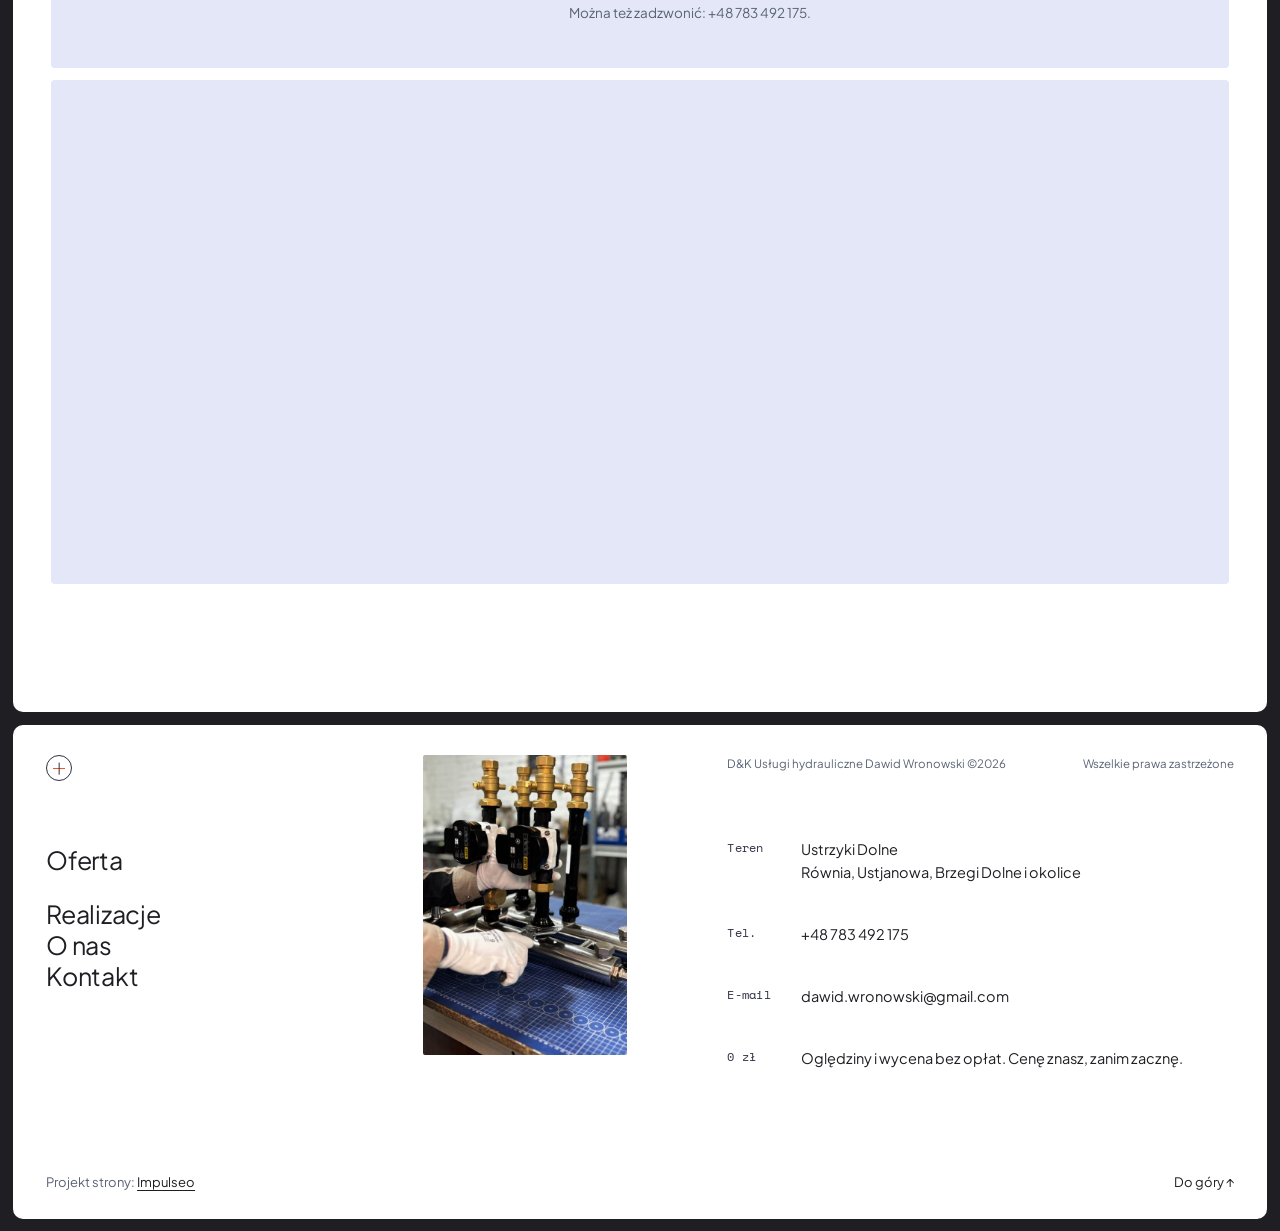
<file: kontakt.html>
<!DOCTYPE html>
<html lang="pl">
<head>
<meta charset="UTF-8">
<meta name="viewport" content="width=device-width, initial-scale=1.0">
<title>Kontakt - D&amp;K Usługi hydrauliczne Dawid Wronowski</title>
<meta name="description" content="Kontakt: D&amp;K Usługi hydrauliczne Dawid Wronowski, Ustrzyki Dolne. Telefon +48 783 492 175. Wycena jest bezpłatna.">
<link rel="canonical" href="https://impulseo-pl.github.io/d-k-kompleksowe-uslugi-hydrauliczne-dawid-wronowski/kontakt.html">
<meta name="robots" content="noindex, nofollow">
<meta name="theme-color" content="#2E3044">
<meta property="og:type" content="website">
<meta property="og:locale" content="pl_PL">
<meta property="og:site_name" content="D&amp;K Usługi hydrauliczne Dawid Wronowski">
<meta property="og:title" content="Kontakt - D&amp;K Usługi hydrauliczne Dawid Wronowski">
<meta property="og:description" content="Kontakt: D&amp;K Usługi hydrauliczne Dawid Wronowski, Ustrzyki Dolne. Telefon +48 783 492 175. Wycena jest bezpłatna.">
<meta property="og:url" content="https://impulseo-pl.github.io/d-k-kompleksowe-uslugi-hydrauliczne-dawid-wronowski/kontakt.html">
<meta property="og:image" content="https://impulseo-pl.github.io/d-k-kompleksowe-uslugi-hydrauliczne-dawid-wronowski/img/og.jpg">
<meta property="og:image:width" content="1200">
<meta property="og:image:height" content="630">
<meta name="twitter:card" content="summary_large_image">
<script>(function(){var d=document.documentElement;d.classList.add('js');try{if(!window.matchMedia('(prefers-reduced-motion: reduce)').matches)d.classList.add('anim');}catch(e){}setTimeout(function(){if(!d.classList.contains('anim-ok'))d.classList.remove('anim');},3500);})();</script>

<link rel="preload" as="image" href="img/g9.jpg" fetchpriority="high">
<link rel="preconnect" href="https://fonts.googleapis.com">
<link rel="preconnect" href="https://fonts.gstatic.com" crossorigin>
<link href="https://fonts.googleapis.com/css2?family=Plus+Jakarta+Sans:wght@400..700&family=Space+Mono:wght@400;700&display=swap" rel="stylesheet">
<link rel="stylesheet" href="assets/styles.css?v=20261113">
<meta name="nb-deploy" content="38b975bb85a4">
<script src="assets/lenis.min.js?v=1.1.20" defer></script>
<script src="assets/main.js?v=20261113" defer></script>
</head>
<body>
<a class="skip" href="#tresc">Przejdź do treści</a>
<header class="site-head">
<div class="head-in">
  <a class="brand" href="index.html" aria-label="D&amp;K Usługi hydrauliczne - strona główna">
    <span class="brand-tag"><span class="brand-row"><svg class="circ" viewBox="0 0 24 10" fill="none" aria-hidden="true"><path d="M1 8h7l4-5h10" stroke="currentColor" stroke-width="1.2"/><circle cx="2" cy="8" r="1.6" fill="currentColor"/><circle cx="21.5" cy="3" r="1.6" stroke="currentColor" stroke-width="1.1"/></svg><span class="znak"><svg class="wm" viewBox="37 -682 1864 705" role="img" aria-label="D&amp;K"><path pathLength="1" style="--i:0" d="M108.1 0V-113.1H285.3Q333.1 -113.1 369.9 -134.7Q406.7 -156.3 427.6 -203.4Q448.5 -250.5 448.5 -328Q448.5 -383.7 437.4 -424.9Q426.3 -466.1 403.8 -493.2Q381.3 -520.2 346.7 -533.5Q312.1 -546.9 264.5 -546.9H108.1V-660H259.4Q373.7 -660 446.3 -621Q518.8 -582 553.1 -509.5Q587.5 -437 587.5 -336.3Q587.5 -258.3 570.2 -201.3Q553 -144.3 522.7 -105.3Q492.3 -66.3 454.1 -43.3Q415.9 -20.3 373.3 -10.1Q330.6 0 288.9 0ZM44.8 0V-660H178.8V0Z"/><path pathLength="1" style="--i:1" d="M1145.7 14.2Q1092 14.2 1041.7 -11.9Q991.5 -37.9 946.8 -81.5Q902.1 -125.1 865.5 -179.5Q828.9 -233.8 802.1 -291.3Q775.3 -348.9 760.9 -401.9Q746.5 -455 746.5 -496.1Q746.5 -542.4 766.2 -582.8Q786 -623.3 828.3 -648.9Q870.6 -674.5 937.1 -674.5Q999.3 -674.5 1039.6 -652.5Q1079.9 -630.5 1100.2 -596.4Q1120.5 -562.3 1120.5 -525.1Q1120.5 -484.3 1096.5 -447.3Q1072.5 -410.3 1025.6 -380.2Q978.7 -350.2 909 -329.8L892.3 -381.1Q944 -408.3 971.5 -439.3Q999 -470.2 999 -506.4Q999 -532.8 984 -550.4Q968.9 -567.9 940.5 -567.9Q918.9 -567.9 905.4 -557.1Q891.9 -546.3 886.3 -530.1Q880.7 -513.9 880.7 -496.7Q880.7 -472.1 891.6 -433.3Q902.4 -394.5 921.4 -349.5Q940.3 -304.5 965.1 -259.9Q989.8 -215.4 1017.7 -178.8Q1045.7 -142.1 1074.9 -119.8Q1104.2 -97.5 1131.7 -97.5Q1153.5 -97.5 1165.2 -110.8Q1176.9 -124.1 1176.9 -142.7Q1176.9 -163.5 1161.1 -186.2Q1145.4 -209 1111.3 -227.6Q1077.3 -246.2 1021.3 -251.6V-345.2H1264.5V-244.1L1096.4 -270.9V-261.4Q1189.1 -244.7 1239 -207.8Q1288.9 -171 1288.9 -106.8Q1288.9 -71.2 1274.8 -47.6Q1260.7 -24 1238.7 -10.3Q1216.6 3.3 1191.7 8.8Q1166.9 14.2 1145.7 14.2ZM800 13.9Q752.3 13.9 714.3 -4.7Q676.3 -23.4 654.5 -58.6Q632.7 -93.7 632.7 -143.2Q632.7 -185 647.9 -217.2Q663.1 -249.4 687.7 -273Q712.3 -296.5 741.2 -312.2Q770.1 -327.8 797.8 -335.9L819.9 -284.5Q791.8 -264.7 775.6 -236.6Q759.4 -208.4 759.4 -178.2Q759.4 -145.9 775.5 -122Q791.6 -98.1 818.9 -85.2Q846.1 -72.3 879 -72.3Q901.3 -72.3 916.6 -79.8Q931.9 -87.3 944 -99.1L954.7 -76.9H946.7Q937.7 -50.8 918.2 -30.2Q898.6 -9.6 869 2.2Q839.5 13.9 800 13.9Z"/><path pathLength="1" style="--i:2" d="M1347.8 0V-660H1481.8V-368.1Q1537 -381.2 1580.6 -410.8Q1624.1 -440.5 1655.9 -480.6Q1687.6 -520.7 1707.5 -567.2Q1727.5 -613.6 1735.1 -660H1884.1Q1873.4 -603 1849.8 -551.4Q1826.3 -499.9 1790.4 -456.9Q1754.5 -414 1708.2 -381.8Q1661.9 -349.5 1605.1 -331.2V-323.5Q1666.9 -326.9 1708.3 -313.8Q1749.6 -300.8 1775.9 -276.5Q1802.3 -252.3 1818 -220.7Q1833.7 -189.1 1844.2 -155.2L1893.2 0H1745.2L1710.7 -133.1Q1699.8 -176.6 1680 -204.4Q1660.1 -232.3 1626.9 -245.5Q1593.7 -258.7 1539.9 -258.7H1481.8V0Z"/></svg></span><svg class="circ" viewBox="0 0 24 10" fill="none" aria-hidden="true"><path d="M2 3h10l4 5h7" stroke="currentColor" stroke-width="1.2"/><circle cx="2.5" cy="3" r="1.6" stroke="currentColor" stroke-width="1.1"/><circle cx="22" cy="8" r="1.6" fill="currentColor"/></svg></span><span class="brand-sub">Usługi hydrauliczne</span></span>
  </a>
  <nav class="nav-bar" aria-label="Menu główne">
    <a class="nl first" href="oferta.html">Oferta<svg viewBox="0 0 10 10" fill="none" aria-hidden="true"><path d="M2 3.5 5 6.5 8 3.5" stroke="currentColor" stroke-width="1.2"/></svg></a><a class="nl" href="realizacje.html">Realizacje</a><a class="nl" href="o-nas.html">O&nbsp;nas</a><a class="nl" href="kontakt.html" aria-current="page">Kontakt</a><a class="nl tel" href="tel:+48783492175">+48 783 492 175</a>
  </nav>
  <button class="burger" type="button" aria-label="Otwórz menu" aria-expanded="false" aria-controls="mnav"><span></span><span></span></button>
</div>
</header>
<div class="mnav" id="mnav">
  <div class="mnav-in">
    <a class="ml" href="index.html">Strona główna</a><a class="ml" href="oferta.html">Oferta</a><a class="ml" href="realizacje.html">Realizacje</a><a class="ml" href="o-nas.html">O&nbsp;nas</a><a class="ml" href="kontakt.html" aria-current="page">Kontakt</a>
    <div class="mnav-foot">
      <span>Bezpłatna wycena. Cenę znasz z&nbsp;góry.</span>
      <a class="btn btn-copper" href="tel:+48783492175"><svg class="ico" width="16" height="16" viewBox="0 0 24 24" fill="none" aria-hidden="true"><path d="M6.6 10.8a15.5 15.5 0 0 0 6.6 6.6l2.2-2.2a1 1 0 0 1 1-.24 11.4 11.4 0 0 0 3.6.58 1 1 0 0 1 1 1V20a1 1 0 0 1-1 1A17 17 0 0 1 3 4a1 1 0 0 1 1-1h3.5a1 1 0 0 1 1 1c0 1.25.2 2.46.58 3.6a1 1 0 0 1-.25 1l-2.23 2.2Z" fill="currentColor"/></svg>+48 783 492 175</a>
    </div>
  </div>
</div>
<main id="tresc">

<section class="pagehead">
  <div class="pagehead-media"><img src="img/g9.jpg" alt="Łazienka z wanną wolnostojącą na tle niebieskich płytek" width="1600" height="1068" decoding="async" fetchpriority="high" style="object-position:50% 72%"></div>
  <div class="ph-in">
    <p class="crumb up" style="--d:0"><a href="index.html">Strona główna</a><span class="sl" aria-hidden="true"></span>Kontakt</p>
    <h1><span class="ln"><span class="ln-i" style="--k:0">Jeden telefon</span></span><span class="ln"><span class="ln-i" style="--k:1"><em>wystarczy.</em></span></span></h1>
    <p class="ph-lead up" style="--d:300">Najszybciej telefonicznie. Możesz też napisać przez formularz poniżej.</p>
  </div>
</section>

<section class="sec">
  <div class="wrap">
    <div class="k-grid">
      <div class="k-card dark rv">
        <span class="lbl"><span class="live" aria-hidden="true"></span>Bezpłatna wycena</span>
        <a class="k-phone" href="tel:+48783492175">+48 783 492 175</a>
        <p>Opisz, co się dzieje, a&nbsp;od razu powiem, ile to mniej więcej kosztuje i&nbsp;kiedy mogę być. Przy przecieku podpowiem też, który zawór zakręcić, zanim dojadę.</p>
        <div class="cta-row" style="margin-top:28px">
          <a class="btn btn-copper" href="tel:+48783492175"><svg class="ico" width="16" height="16" viewBox="0 0 24 24" fill="none" aria-hidden="true"><path d="M6.6 10.8a15.5 15.5 0 0 0 6.6 6.6l2.2-2.2a1 1 0 0 1 1-.24 11.4 11.4 0 0 0 3.6.58 1 1 0 0 1 1 1V20a1 1 0 0 1-1 1A17 17 0 0 1 3 4a1 1 0 0 1 1-1h3.5a1 1 0 0 1 1 1c0 1.25.2 2.46.58 3.6a1 1 0 0 1-.25 1l-2.23 2.2Z" fill="currentColor"/></svg>Zadzwoń teraz</a>
          <a class="btn btn-ghost" href="mailto:dawid.wronowski@gmail.com">Napisz e-mail</a>
        </div>
      </div>
      <div class="k-card rv" style="--d:120">
        <ul class="k-list">
          <li><b>Firma</b><span>D&amp;K Usługi hydrauliczne Dawid Wronowski<br>Ustrzyki Dolne</span></li>
          <li><b>E-mail</b><a class="u" href="mailto:dawid.wronowski@gmail.com">dawid.wronowski@gmail.com</a></li>
          <li><b>Dojeżdżam do</b><span>Ustrzyki Dolne, Równia, Ustjanowa, Brzegi Dolne i&nbsp;sąsiednie miejscowości.</span></li>
        </ul>
      </div>
    </div>
    <div class="k-card k-form rv">
      <div>
        <p class="eyebrow">Formularz</p>
        <h2>Wolisz <em>napisać?</em></h2>
        <p class="lead">Napisz krótko, co trzeba zrobić. Wiadomość trafi prosto do mnie.</p>
      </div>
      <form class="form" action="https://formsubmit.co/dawid.wronowski@gmail.com" method="POST">
        <input type="hidden" name="_subject" value="Zapytanie ze strony D&amp;K Usługi hydrauliczne Dawid Wronowski">
        <input type="hidden" name="_captcha" value="false">
        <input type="hidden" name="_template" value="table">
        <div class="fld"><label for="name">Imię / firma</label><input id="name" name="name" type="text" placeholder="np. Jan Kowalski" autocomplete="name" required></div>
        <div class="fld"><label for="phone">Telefon</label><input id="phone" name="phone" type="tel" placeholder="+48 ..." autocomplete="tel"></div>
        <div class="fld full"><label for="email">E-mail</label><input id="email" name="email" type="email" placeholder="adres@email.pl" autocomplete="email" required></div>
        <div class="fld full"><label for="msg">Czego dotyczy zapytanie?</label><textarea id="msg" name="message" placeholder="Napisz krótko, co trzeba zrobić" required></textarea></div>
        <button type="submit" class="btn btn-copper">Wyślij zapytanie<svg class="ico arr" width="18" height="18" viewBox="0 0 24 24" fill="none" stroke="currentColor" stroke-width="1.6" stroke-linecap="round" stroke-linejoin="round" aria-hidden="true"><path d="M5 12h14M13 6l6 6-6 6"/></svg></button>
        <p class="note">Można też zadzwonić: +48 783 492 175.</p>
      </form>
    </div>
    <div class="map map-lg rv">
      <iframe title="Mapa - Ustrzyki Dolne i okolice" src="https://maps.google.com/maps?q=Ustrzyki%20Dolne&z=11&output=embed" loading="lazy" referrerpolicy="no-referrer-when-downgrade"></iframe>
    </div>
  </div>
</section>
</main>
<footer class="site-foot">
  <div class="foot-in">
    <div class="foot-a">
      <span class="foot-ico" aria-hidden="true"><i></i><i></i></span>
      <nav class="foot-nav" aria-label="Menu w stopce"><a href="oferta.html">Oferta</a><span class="blank" aria-hidden="true"></span><a href="realizacje.html">Realizacje</a><a href="o-nas.html">O&nbsp;nas</a><a href="kontakt.html">Kontakt</a></nav>
    </div>
    <div class="foot-b">
      <figure class="foot-pic"><img src="img/foot.jpg" alt="Montaż rozdzielacza z pompami obiegowymi" width="600" height="804" loading="lazy" decoding="async"></figure>
    </div>
    <div class="foot-c">
      <header><span>D&amp;K Usługi hydrauliczne Dawid Wronowski ©2026</span><span>Wszelkie prawa zastrzeżone</span></header>
      <ul class="foot-list">
        <li><span class="lb2">Teren</span><span>Ustrzyki Dolne<br>Równia, Ustjanowa, Brzegi Dolne i&nbsp;okolice</span></li>
        <li><span class="lb2">Tel.</span><a href="tel:+48783492175">+48 783 492 175</a></li>
        <li><span class="lb2">E-mail</span><a href="mailto:dawid.wronowski@gmail.com">dawid.wronowski@gmail.com</a></li>
        <li><span class="lb2">0&nbsp;zł</span><span>Oględziny i&nbsp;wycena bez opłat. Cenę znasz, zanim zacznę.</span></li>
      </ul>
    </div>
    <div class="foot-bottom">
      <span>Projekt strony: <a class="foot-credit" href="https://impulseo.pl" target="_blank" rel="noopener">Impulseo</a></span>
      <a class="totop" href="#tresc">Do góry ↑</a>
    </div>
  </div>
</footer>
<div class="sticky-call">
  <a class="btn btn-copper" href="tel:+48783492175"><svg class="ico" width="16" height="16" viewBox="0 0 24 24" fill="none" aria-hidden="true"><path d="M6.6 10.8a15.5 15.5 0 0 0 6.6 6.6l2.2-2.2a1 1 0 0 1 1-.24 11.4 11.4 0 0 0 3.6.58 1 1 0 0 1 1 1V20a1 1 0 0 1-1 1A17 17 0 0 1 3 4a1 1 0 0 1 1-1h3.5a1 1 0 0 1 1 1c0 1.25.2 2.46.58 3.6a1 1 0 0 1-.25 1l-2.23 2.2Z" fill="currentColor"/></svg>Zadzwoń</a>
  <a class="btn btn-ghost" href="kontakt.html">Kontakt</a>
</div>
<div class="demo-wazne" data-do="2026-11-16" data-cykl="3" hidden><svg class="dw-ico" width="13" height="13" viewBox="0 0 24 24" fill="none" aria-hidden="true"><circle cx="12" cy="12" r="8.6" stroke="currentColor" stroke-width="1.8"/><path d="M12 7.2V12l3.3 2" stroke="currentColor" stroke-width="1.8" stroke-linecap="round"/></svg><span class="dw-txt"></span></div>
</body>
</html>
</file>
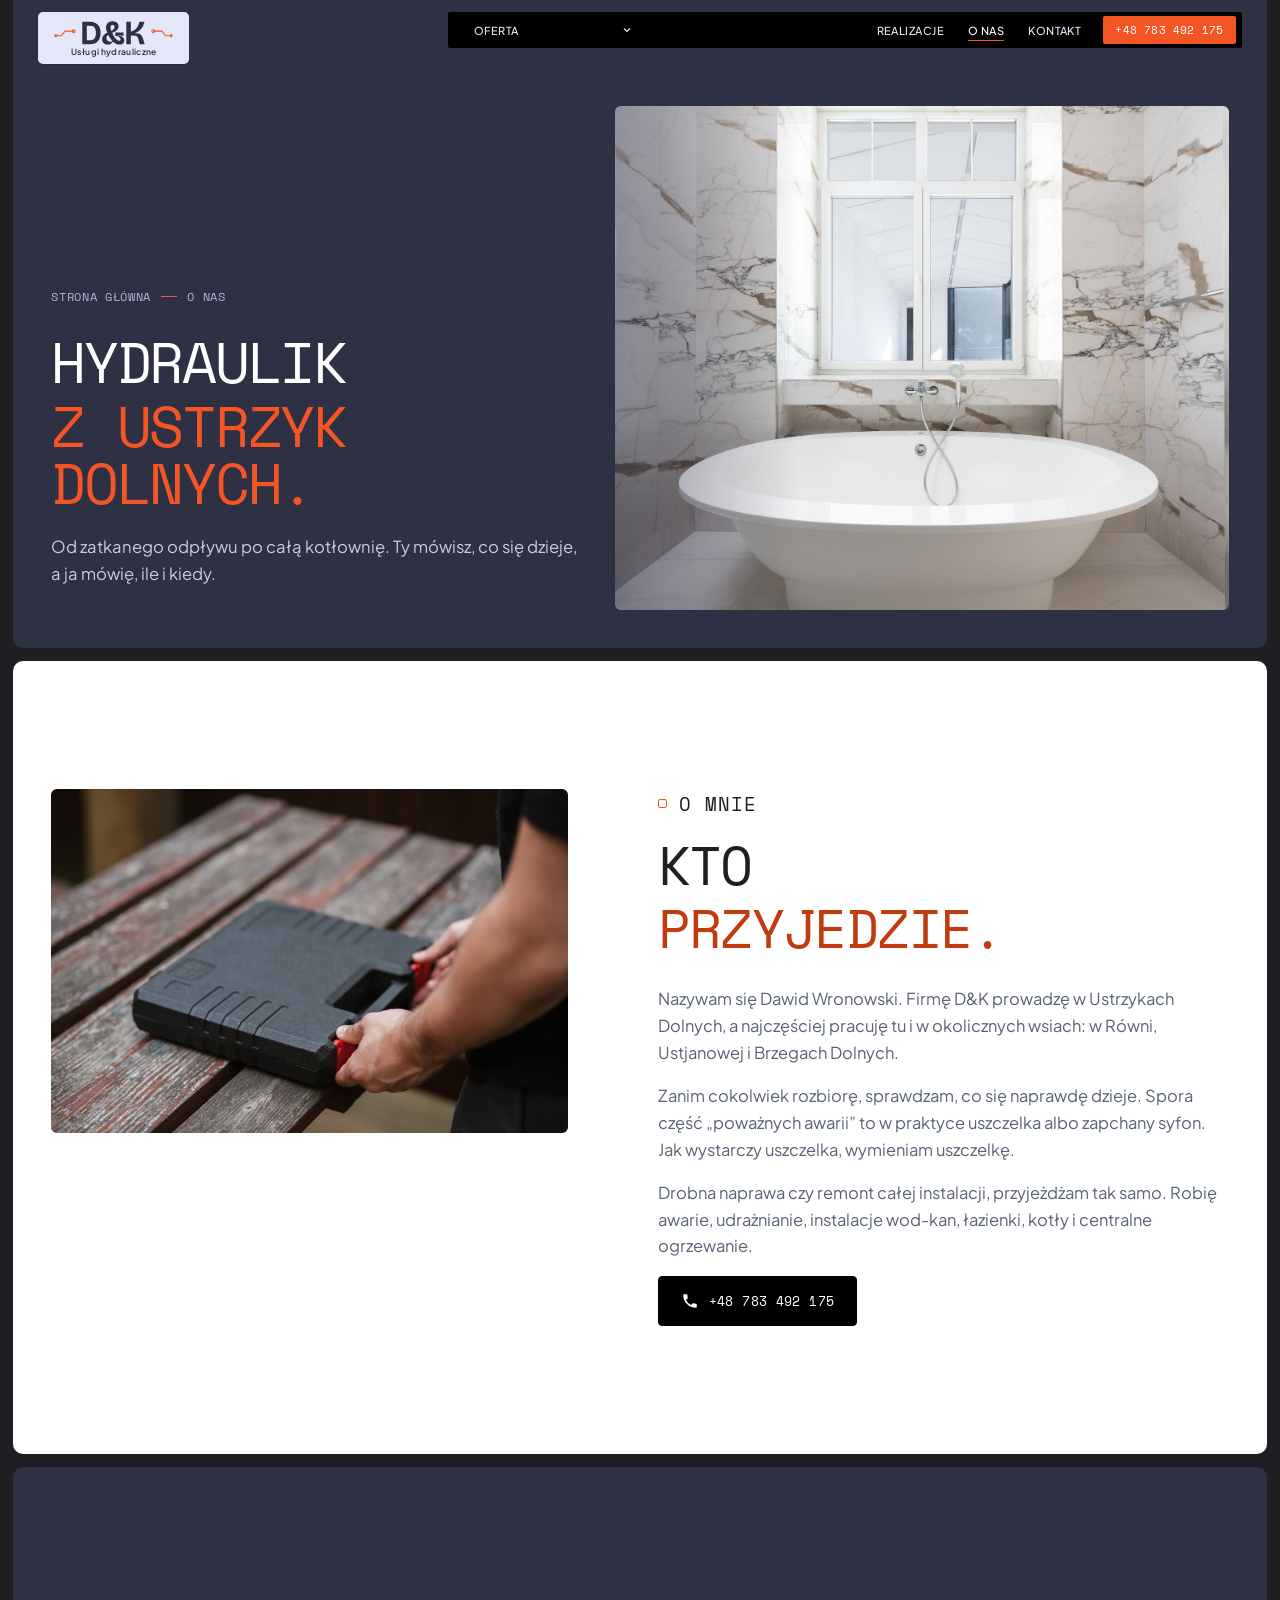
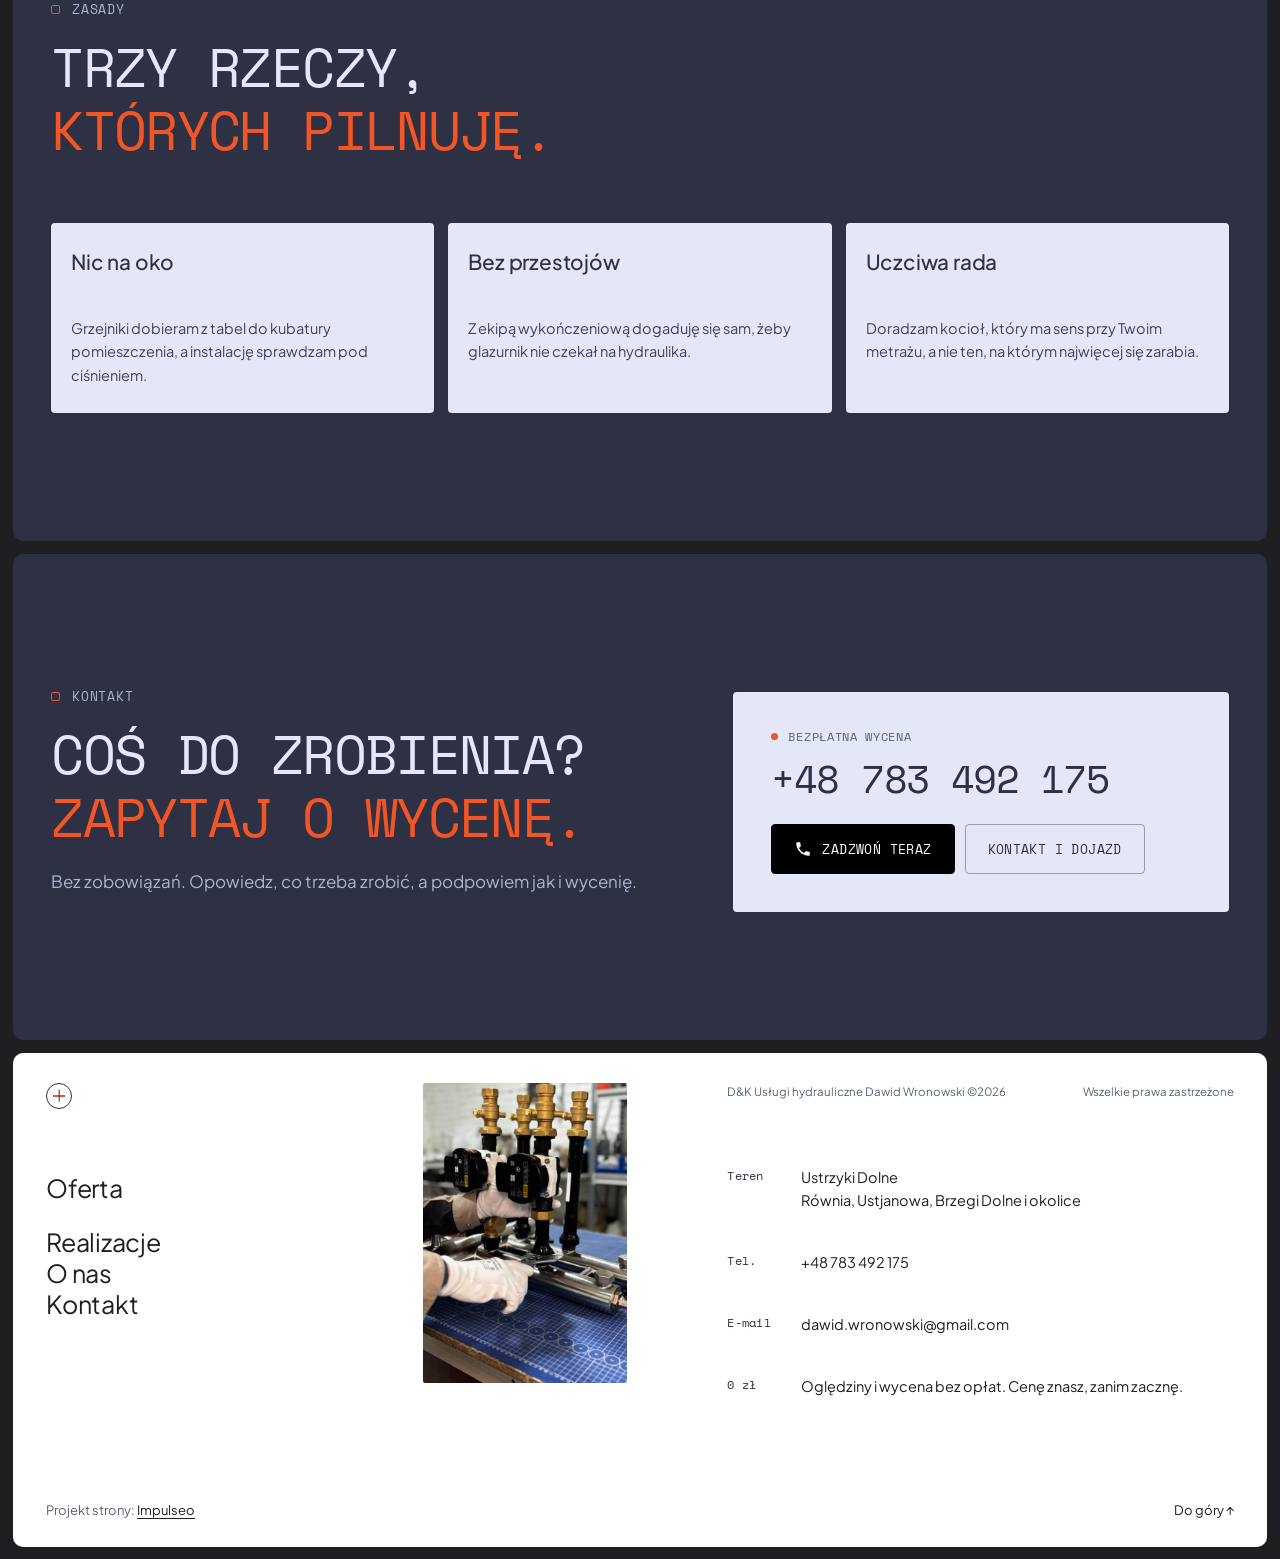
<file: o-nas.html>
<!DOCTYPE html>
<html lang="pl">
<head>
<meta charset="UTF-8">
<meta name="viewport" content="width=device-width, initial-scale=1.0">
<title>O nas - D&amp;K Usługi hydrauliczne Dawid Wronowski</title>
<meta name="description" content="D&amp;K Usługi hydrauliczne Dawid Wronowski - hydraulik z Ustrzyk Dolnych. Awarie, instalacje wod-kan, łazienki, kotły i ogrzewanie. Cenę znasz z góry.">
<link rel="canonical" href="https://impulseo-pl.github.io/d-k-kompleksowe-uslugi-hydrauliczne-dawid-wronowski/o-nas.html">
<meta name="robots" content="noindex, nofollow">
<meta name="theme-color" content="#2E3044">
<meta property="og:type" content="website">
<meta property="og:locale" content="pl_PL">
<meta property="og:site_name" content="D&amp;K Usługi hydrauliczne Dawid Wronowski">
<meta property="og:title" content="O nas - D&amp;K Usługi hydrauliczne Dawid Wronowski">
<meta property="og:description" content="D&amp;K Usługi hydrauliczne Dawid Wronowski - hydraulik z Ustrzyk Dolnych. Awarie, instalacje wod-kan, łazienki, kotły i ogrzewanie. Cenę znasz z góry.">
<meta property="og:url" content="https://impulseo-pl.github.io/d-k-kompleksowe-uslugi-hydrauliczne-dawid-wronowski/o-nas.html">
<meta property="og:image" content="https://impulseo-pl.github.io/d-k-kompleksowe-uslugi-hydrauliczne-dawid-wronowski/img/og.jpg">
<meta property="og:image:width" content="1200">
<meta property="og:image:height" content="630">
<meta name="twitter:card" content="summary_large_image">
<script>(function(){var d=document.documentElement;d.classList.add('js');try{if(!window.matchMedia('(prefers-reduced-motion: reduce)').matches)d.classList.add('anim');}catch(e){}setTimeout(function(){if(!d.classList.contains('anim-ok'))d.classList.remove('anim');},3500);})();</script>

<link rel="preload" as="image" href="img/g2.jpg" fetchpriority="high">
<link rel="preconnect" href="https://fonts.googleapis.com">
<link rel="preconnect" href="https://fonts.gstatic.com" crossorigin>
<link href="https://fonts.googleapis.com/css2?family=Plus+Jakarta+Sans:wght@400..700&family=Space+Mono:wght@400;700&display=swap" rel="stylesheet">
<link rel="stylesheet" href="assets/styles.css?v=20261113">
<meta name="nb-deploy" content="38b975bb85a4">
<script src="assets/lenis.min.js?v=1.1.20" defer></script>
<script src="assets/main.js?v=20261113" defer></script>
</head>
<body>
<a class="skip" href="#tresc">Przejdź do treści</a>
<header class="site-head">
<div class="head-in">
  <a class="brand" href="index.html" aria-label="D&amp;K Usługi hydrauliczne - strona główna">
    <span class="brand-tag"><span class="brand-row"><svg class="circ" viewBox="0 0 24 10" fill="none" aria-hidden="true"><path d="M1 8h7l4-5h10" stroke="currentColor" stroke-width="1.2"/><circle cx="2" cy="8" r="1.6" fill="currentColor"/><circle cx="21.5" cy="3" r="1.6" stroke="currentColor" stroke-width="1.1"/></svg><span class="znak"><svg class="wm" viewBox="37 -682 1864 705" role="img" aria-label="D&amp;K"><path pathLength="1" style="--i:0" d="M108.1 0V-113.1H285.3Q333.1 -113.1 369.9 -134.7Q406.7 -156.3 427.6 -203.4Q448.5 -250.5 448.5 -328Q448.5 -383.7 437.4 -424.9Q426.3 -466.1 403.8 -493.2Q381.3 -520.2 346.7 -533.5Q312.1 -546.9 264.5 -546.9H108.1V-660H259.4Q373.7 -660 446.3 -621Q518.8 -582 553.1 -509.5Q587.5 -437 587.5 -336.3Q587.5 -258.3 570.2 -201.3Q553 -144.3 522.7 -105.3Q492.3 -66.3 454.1 -43.3Q415.9 -20.3 373.3 -10.1Q330.6 0 288.9 0ZM44.8 0V-660H178.8V0Z"/><path pathLength="1" style="--i:1" d="M1145.7 14.2Q1092 14.2 1041.7 -11.9Q991.5 -37.9 946.8 -81.5Q902.1 -125.1 865.5 -179.5Q828.9 -233.8 802.1 -291.3Q775.3 -348.9 760.9 -401.9Q746.5 -455 746.5 -496.1Q746.5 -542.4 766.2 -582.8Q786 -623.3 828.3 -648.9Q870.6 -674.5 937.1 -674.5Q999.3 -674.5 1039.6 -652.5Q1079.9 -630.5 1100.2 -596.4Q1120.5 -562.3 1120.5 -525.1Q1120.5 -484.3 1096.5 -447.3Q1072.5 -410.3 1025.6 -380.2Q978.7 -350.2 909 -329.8L892.3 -381.1Q944 -408.3 971.5 -439.3Q999 -470.2 999 -506.4Q999 -532.8 984 -550.4Q968.9 -567.9 940.5 -567.9Q918.9 -567.9 905.4 -557.1Q891.9 -546.3 886.3 -530.1Q880.7 -513.9 880.7 -496.7Q880.7 -472.1 891.6 -433.3Q902.4 -394.5 921.4 -349.5Q940.3 -304.5 965.1 -259.9Q989.8 -215.4 1017.7 -178.8Q1045.7 -142.1 1074.9 -119.8Q1104.2 -97.5 1131.7 -97.5Q1153.5 -97.5 1165.2 -110.8Q1176.9 -124.1 1176.9 -142.7Q1176.9 -163.5 1161.1 -186.2Q1145.4 -209 1111.3 -227.6Q1077.3 -246.2 1021.3 -251.6V-345.2H1264.5V-244.1L1096.4 -270.9V-261.4Q1189.1 -244.7 1239 -207.8Q1288.9 -171 1288.9 -106.8Q1288.9 -71.2 1274.8 -47.6Q1260.7 -24 1238.7 -10.3Q1216.6 3.3 1191.7 8.8Q1166.9 14.2 1145.7 14.2ZM800 13.9Q752.3 13.9 714.3 -4.7Q676.3 -23.4 654.5 -58.6Q632.7 -93.7 632.7 -143.2Q632.7 -185 647.9 -217.2Q663.1 -249.4 687.7 -273Q712.3 -296.5 741.2 -312.2Q770.1 -327.8 797.8 -335.9L819.9 -284.5Q791.8 -264.7 775.6 -236.6Q759.4 -208.4 759.4 -178.2Q759.4 -145.9 775.5 -122Q791.6 -98.1 818.9 -85.2Q846.1 -72.3 879 -72.3Q901.3 -72.3 916.6 -79.8Q931.9 -87.3 944 -99.1L954.7 -76.9H946.7Q937.7 -50.8 918.2 -30.2Q898.6 -9.6 869 2.2Q839.5 13.9 800 13.9Z"/><path pathLength="1" style="--i:2" d="M1347.8 0V-660H1481.8V-368.1Q1537 -381.2 1580.6 -410.8Q1624.1 -440.5 1655.9 -480.6Q1687.6 -520.7 1707.5 -567.2Q1727.5 -613.6 1735.1 -660H1884.1Q1873.4 -603 1849.8 -551.4Q1826.3 -499.9 1790.4 -456.9Q1754.5 -414 1708.2 -381.8Q1661.9 -349.5 1605.1 -331.2V-323.5Q1666.9 -326.9 1708.3 -313.8Q1749.6 -300.8 1775.9 -276.5Q1802.3 -252.3 1818 -220.7Q1833.7 -189.1 1844.2 -155.2L1893.2 0H1745.2L1710.7 -133.1Q1699.8 -176.6 1680 -204.4Q1660.1 -232.3 1626.9 -245.5Q1593.7 -258.7 1539.9 -258.7H1481.8V0Z"/></svg></span><svg class="circ" viewBox="0 0 24 10" fill="none" aria-hidden="true"><path d="M2 3h10l4 5h7" stroke="currentColor" stroke-width="1.2"/><circle cx="2.5" cy="3" r="1.6" stroke="currentColor" stroke-width="1.1"/><circle cx="22" cy="8" r="1.6" fill="currentColor"/></svg></span><span class="brand-sub">Usługi hydrauliczne</span></span>
  </a>
  <nav class="nav-bar" aria-label="Menu główne">
    <a class="nl first" href="oferta.html">Oferta<svg viewBox="0 0 10 10" fill="none" aria-hidden="true"><path d="M2 3.5 5 6.5 8 3.5" stroke="currentColor" stroke-width="1.2"/></svg></a><a class="nl" href="realizacje.html">Realizacje</a><a class="nl" href="o-nas.html" aria-current="page">O&nbsp;nas</a><a class="nl" href="kontakt.html">Kontakt</a><a class="nl tel" href="tel:+48783492175">+48 783 492 175</a>
  </nav>
  <button class="burger" type="button" aria-label="Otwórz menu" aria-expanded="false" aria-controls="mnav"><span></span><span></span></button>
</div>
</header>
<div class="mnav" id="mnav">
  <div class="mnav-in">
    <a class="ml" href="index.html">Strona główna</a><a class="ml" href="oferta.html">Oferta</a><a class="ml" href="realizacje.html">Realizacje</a><a class="ml" href="o-nas.html" aria-current="page">O&nbsp;nas</a><a class="ml" href="kontakt.html">Kontakt</a>
    <div class="mnav-foot">
      <span>Bezpłatna wycena. Cenę znasz z&nbsp;góry.</span>
      <a class="btn btn-copper" href="tel:+48783492175"><svg class="ico" width="16" height="16" viewBox="0 0 24 24" fill="none" aria-hidden="true"><path d="M6.6 10.8a15.5 15.5 0 0 0 6.6 6.6l2.2-2.2a1 1 0 0 1 1-.24 11.4 11.4 0 0 0 3.6.58 1 1 0 0 1 1 1V20a1 1 0 0 1-1 1A17 17 0 0 1 3 4a1 1 0 0 1 1-1h3.5a1 1 0 0 1 1 1c0 1.25.2 2.46.58 3.6a1 1 0 0 1-.25 1l-2.23 2.2Z" fill="currentColor"/></svg>+48 783 492 175</a>
    </div>
  </div>
</div>
<main id="tresc">

<section class="pagehead">
  <div class="pagehead-media"><img src="img/g2.jpg" alt="Jasna łazienka w marmurze z wanną wolnostojącą pod oknem" width="1880" height="1255" decoding="async" fetchpriority="high" style="object-position:50% 78%"></div>
  <div class="ph-in">
    <p class="crumb up" style="--d:0"><a href="index.html">Strona główna</a><span class="sl" aria-hidden="true"></span>O&nbsp;nas</p>
    <h1><span class="ln"><span class="ln-i" style="--k:0">Hydraulik</span></span><span class="ln"><span class="ln-i" style="--k:1"><em>z&nbsp;Ustrzyk Dolnych.</em></span></span></h1>
    <p class="ph-lead up" style="--d:300">Od zatkanego odpływu po całą kotłownię. Ty mówisz, co się dzieje, a&nbsp;ja mówię, ile i&nbsp;kiedy.</p>
  </div>
</section>

<section class="sec">
  <div class="wrap story">
    <figure class="fig rv-img rv">
      <img src="img/sprzet.jpg" alt="Walizka z narzędziami na drewnianym blacie" width="1600" height="1068" decoding="async">
    </figure>
    <div class="story-txt">
      <p class="eyebrow rv">O&nbsp;mnie</p>
      <h2 class="h2 rv rv-h"><span class="ln"><span class="ln-i" style="--k:0">Kto</span></span><span class="ln"><span class="ln-i" style="--k:1"><em>przyjedzie.</em></span></span></h2>
      <p class="rv" style="--d:100;margin-top:30px">Nazywam się Dawid Wronowski. Firmę D&amp;K prowadzę w&nbsp;Ustrzykach Dolnych, a&nbsp;najczęściej pracuję tu i&nbsp;w&nbsp;okolicznych wsiach: w&nbsp;Równi, Ustjanowej i&nbsp;Brzegach Dolnych.</p>
      <p class="rv" style="--d:140">Zanim cokolwiek rozbiorę, sprawdzam, co się naprawdę dzieje. Spora część „poważnych awarii” to w&nbsp;praktyce uszczelka albo zapchany syfon. Jak wystarczy uszczelka, wymieniam uszczelkę.</p>
      <p class="rv" style="--d:180">Drobna naprawa czy remont całej instalacji, przyjeżdżam tak samo. Robię awarie, udrażnianie, instalacje wod-kan, łazienki, kotły i&nbsp;centralne ogrzewanie.</p>
      <a class="btn btn-copper rv" style="--d:220" href="tel:+48783492175"><svg class="ico" width="16" height="16" viewBox="0 0 24 24" fill="none" aria-hidden="true"><path d="M6.6 10.8a15.5 15.5 0 0 0 6.6 6.6l2.2-2.2a1 1 0 0 1 1-.24 11.4 11.4 0 0 0 3.6.58 1 1 0 0 1 1 1V20a1 1 0 0 1-1 1A17 17 0 0 1 3 4a1 1 0 0 1 1-1h3.5a1 1 0 0 1 1 1c0 1.25.2 2.46.58 3.6a1 1 0 0 1-.25 1l-2.23 2.2Z" fill="currentColor"/></svg>+48 783 492 175</a>
    </div>
  </div>
</section>

<section class="sec dark">
  <div class="wrap">
    <div class="sec-head">
      <div>
        <p class="eyebrow rv">Zasady</p>
        <h2 class="h2 rv rv-h"><span class="ln"><span class="ln-i" style="--k:0">Trzy rzeczy,</span></span><span class="ln"><span class="ln-i" style="--k:1"><em>których pilnuję.</em></span></span></h2>
      </div>
    </div>
    <div class="vals">
      <div class="val rv" style="--d:0"><h3>Nic na oko</h3><p>Grzejniki dobieram z&nbsp;tabel do kubatury pomieszczenia, a&nbsp;instalację sprawdzam pod ciśnieniem.</p></div><div class="val rv" style="--d:100"><h3>Bez przestojów</h3><p>Z&nbsp;ekipą wykończeniową dogaduję się sam, żeby glazurnik nie czekał na hydraulika.</p></div><div class="val rv" style="--d:200"><h3>Uczciwa rada</h3><p>Doradzam kocioł, który ma sens przy Twoim metrażu, a&nbsp;nie ten, na którym najwięcej się zarabia.</p></div>
    </div>
  </div>
</section>
<section class="cta-band dark">
  <div class="wrap cta-grid">
    <div>
      <p class="eyebrow rv">Kontakt</p>
      <h2 class="h2 rv rv-h"><span class="ln"><span class="ln-i" style="--k:0">Coś do zrobienia?</span></span><span class="ln"><span class="ln-i" style="--k:1"><em>Zapytaj o&nbsp;wycenę.</em></span></span></h2>
      <p class="lead rv" style="--d:120">Bez zobowiązań. Opowiedz, co trzeba zrobić, a&nbsp;podpowiem jak i&nbsp;wycenię.</p>
    </div>
    <div class="cta-side rv" style="--d:180">
      <span class="lbl"><span class="live" aria-hidden="true"></span>Bezpłatna wycena</span>
      <a class="cta-phone" href="tel:+48783492175">+48 783 492 175</a>
      <div class="cta-row">
        <a class="btn btn-copper" href="tel:+48783492175"><svg class="ico" width="16" height="16" viewBox="0 0 24 24" fill="none" aria-hidden="true"><path d="M6.6 10.8a15.5 15.5 0 0 0 6.6 6.6l2.2-2.2a1 1 0 0 1 1-.24 11.4 11.4 0 0 0 3.6.58 1 1 0 0 1 1 1V20a1 1 0 0 1-1 1A17 17 0 0 1 3 4a1 1 0 0 1 1-1h3.5a1 1 0 0 1 1 1c0 1.25.2 2.46.58 3.6a1 1 0 0 1-.25 1l-2.23 2.2Z" fill="currentColor"/></svg>Zadzwoń teraz</a>
        <a class="btn btn-ghost" href="kontakt.html">Kontakt i&nbsp;dojazd</a>
      </div>
    </div>
  </div>
</section>
</main>
<footer class="site-foot">
  <div class="foot-in">
    <div class="foot-a">
      <span class="foot-ico" aria-hidden="true"><i></i><i></i></span>
      <nav class="foot-nav" aria-label="Menu w stopce"><a href="oferta.html">Oferta</a><span class="blank" aria-hidden="true"></span><a href="realizacje.html">Realizacje</a><a href="o-nas.html">O&nbsp;nas</a><a href="kontakt.html">Kontakt</a></nav>
    </div>
    <div class="foot-b">
      <figure class="foot-pic"><img src="img/foot.jpg" alt="Montaż rozdzielacza z pompami obiegowymi" width="600" height="804" loading="lazy" decoding="async"></figure>
    </div>
    <div class="foot-c">
      <header><span>D&amp;K Usługi hydrauliczne Dawid Wronowski ©2026</span><span>Wszelkie prawa zastrzeżone</span></header>
      <ul class="foot-list">
        <li><span class="lb2">Teren</span><span>Ustrzyki Dolne<br>Równia, Ustjanowa, Brzegi Dolne i&nbsp;okolice</span></li>
        <li><span class="lb2">Tel.</span><a href="tel:+48783492175">+48 783 492 175</a></li>
        <li><span class="lb2">E-mail</span><a href="mailto:dawid.wronowski@gmail.com">dawid.wronowski@gmail.com</a></li>
        <li><span class="lb2">0&nbsp;zł</span><span>Oględziny i&nbsp;wycena bez opłat. Cenę znasz, zanim zacznę.</span></li>
      </ul>
    </div>
    <div class="foot-bottom">
      <span>Projekt strony: <a class="foot-credit" href="https://impulseo.pl" target="_blank" rel="noopener">Impulseo</a></span>
      <a class="totop" href="#tresc">Do góry ↑</a>
    </div>
  </div>
</footer>
<div class="sticky-call">
  <a class="btn btn-copper" href="tel:+48783492175"><svg class="ico" width="16" height="16" viewBox="0 0 24 24" fill="none" aria-hidden="true"><path d="M6.6 10.8a15.5 15.5 0 0 0 6.6 6.6l2.2-2.2a1 1 0 0 1 1-.24 11.4 11.4 0 0 0 3.6.58 1 1 0 0 1 1 1V20a1 1 0 0 1-1 1A17 17 0 0 1 3 4a1 1 0 0 1 1-1h3.5a1 1 0 0 1 1 1c0 1.25.2 2.46.58 3.6a1 1 0 0 1-.25 1l-2.23 2.2Z" fill="currentColor"/></svg>Zadzwoń</a>
  <a class="btn btn-ghost" href="kontakt.html">Kontakt</a>
</div>
<div class="demo-wazne" data-do="2026-11-16" data-cykl="3" hidden><svg class="dw-ico" width="13" height="13" viewBox="0 0 24 24" fill="none" aria-hidden="true"><circle cx="12" cy="12" r="8.6" stroke="currentColor" stroke-width="1.8"/><path d="M12 7.2V12l3.3 2" stroke="currentColor" stroke-width="1.8" stroke-linecap="round"/></svg><span class="dw-txt"></span></div>
</body>
</html>
</file>
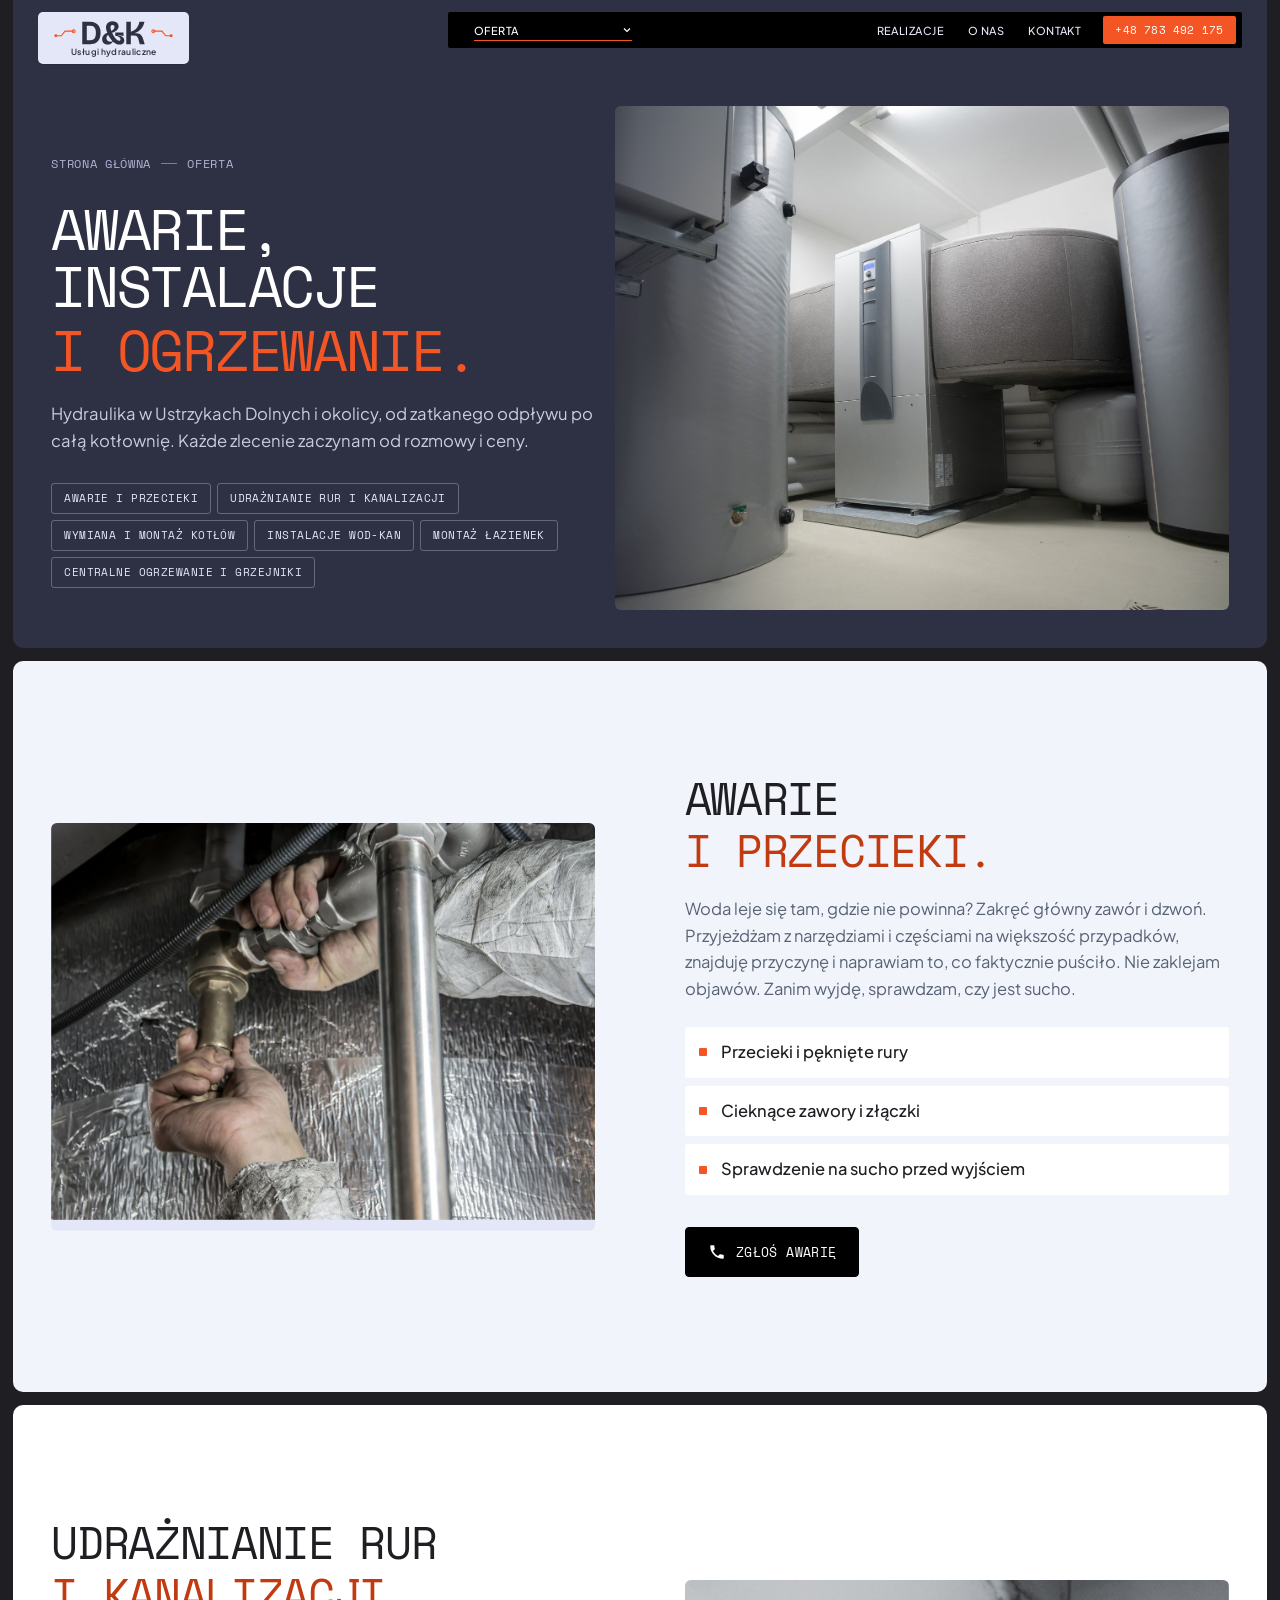
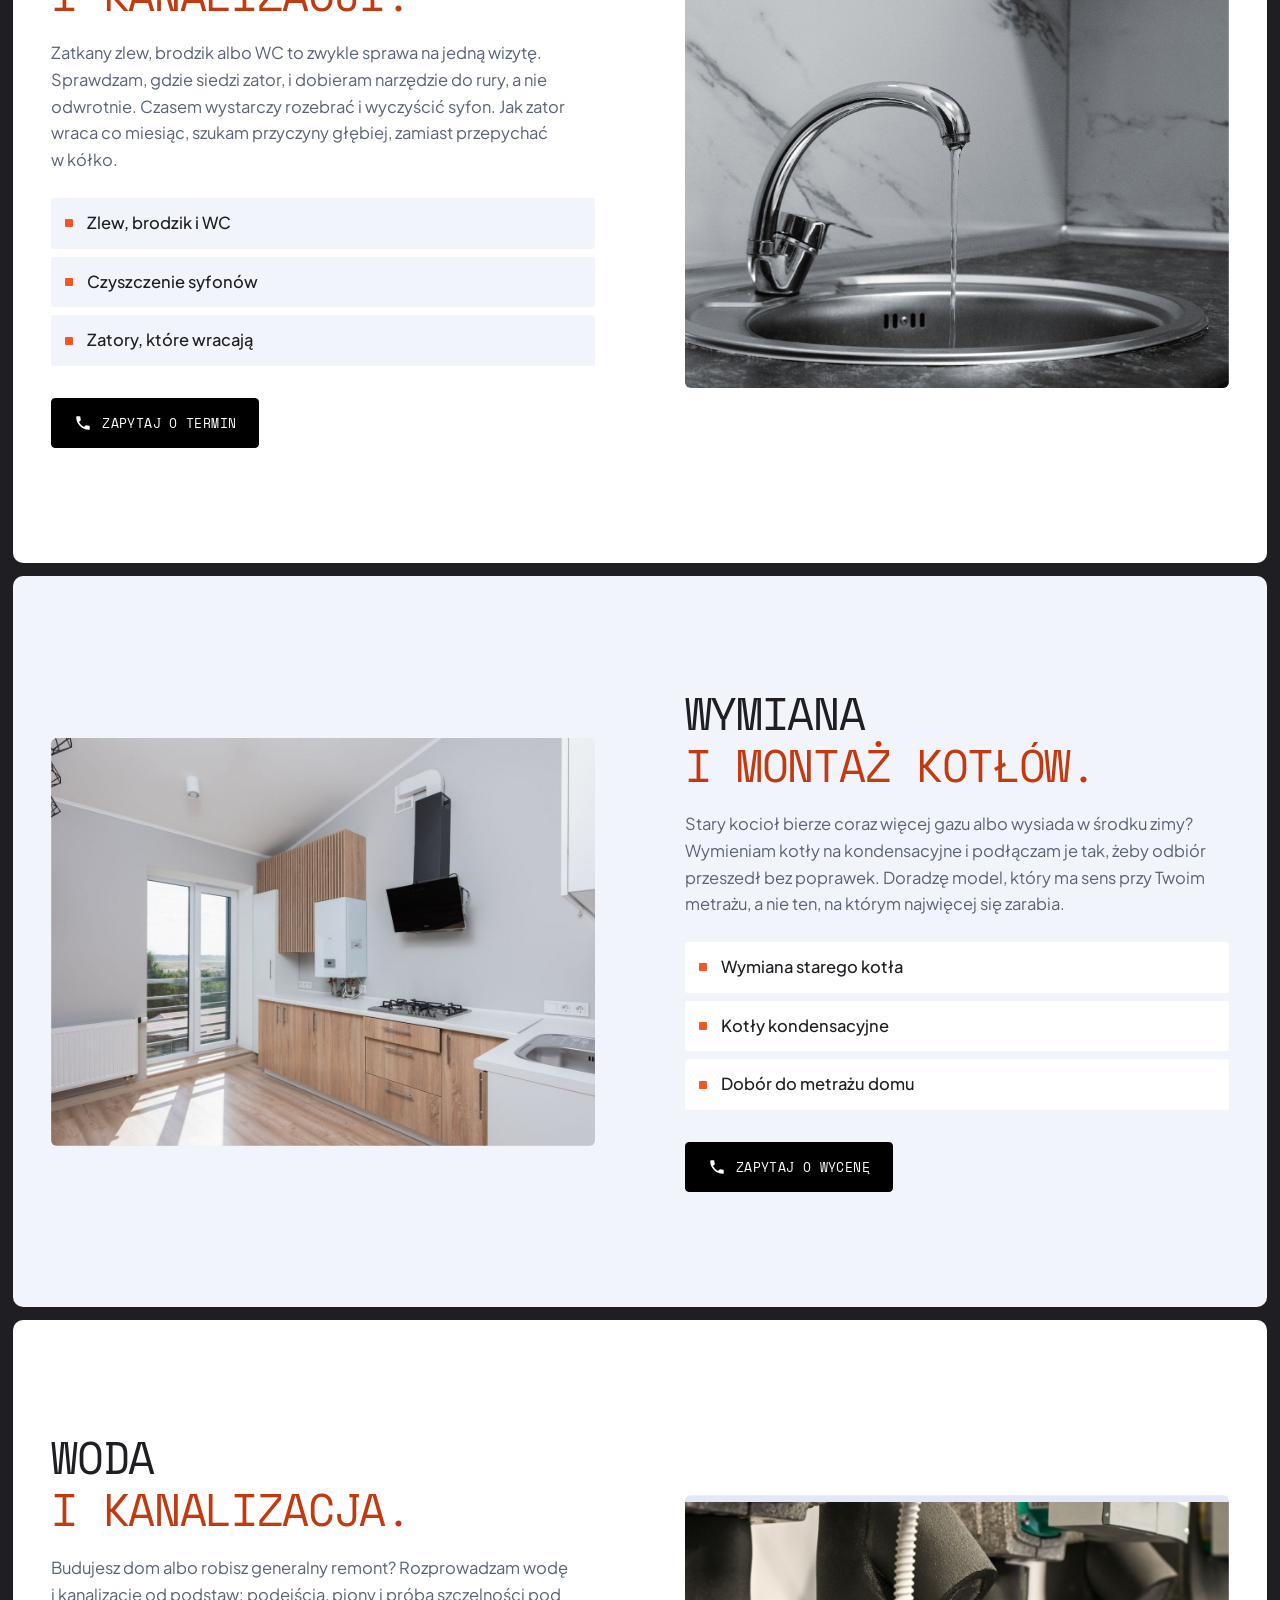
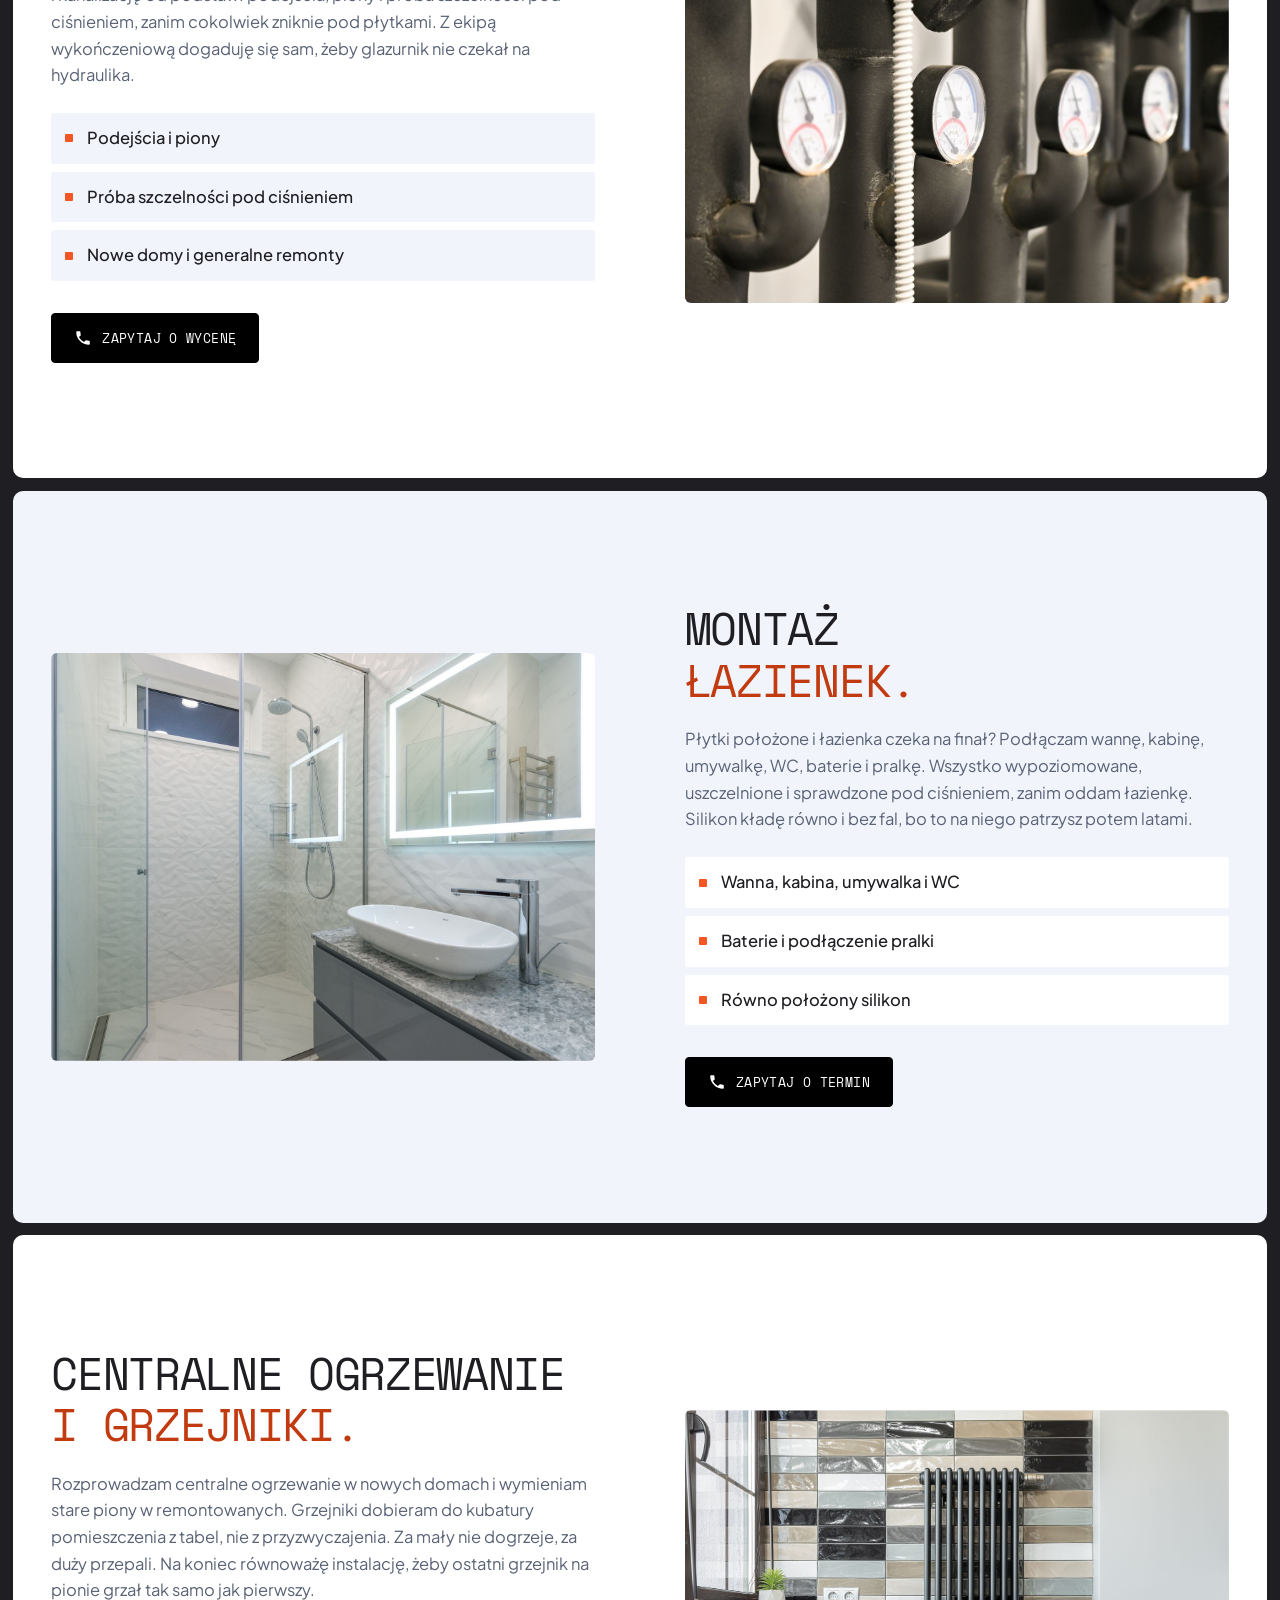
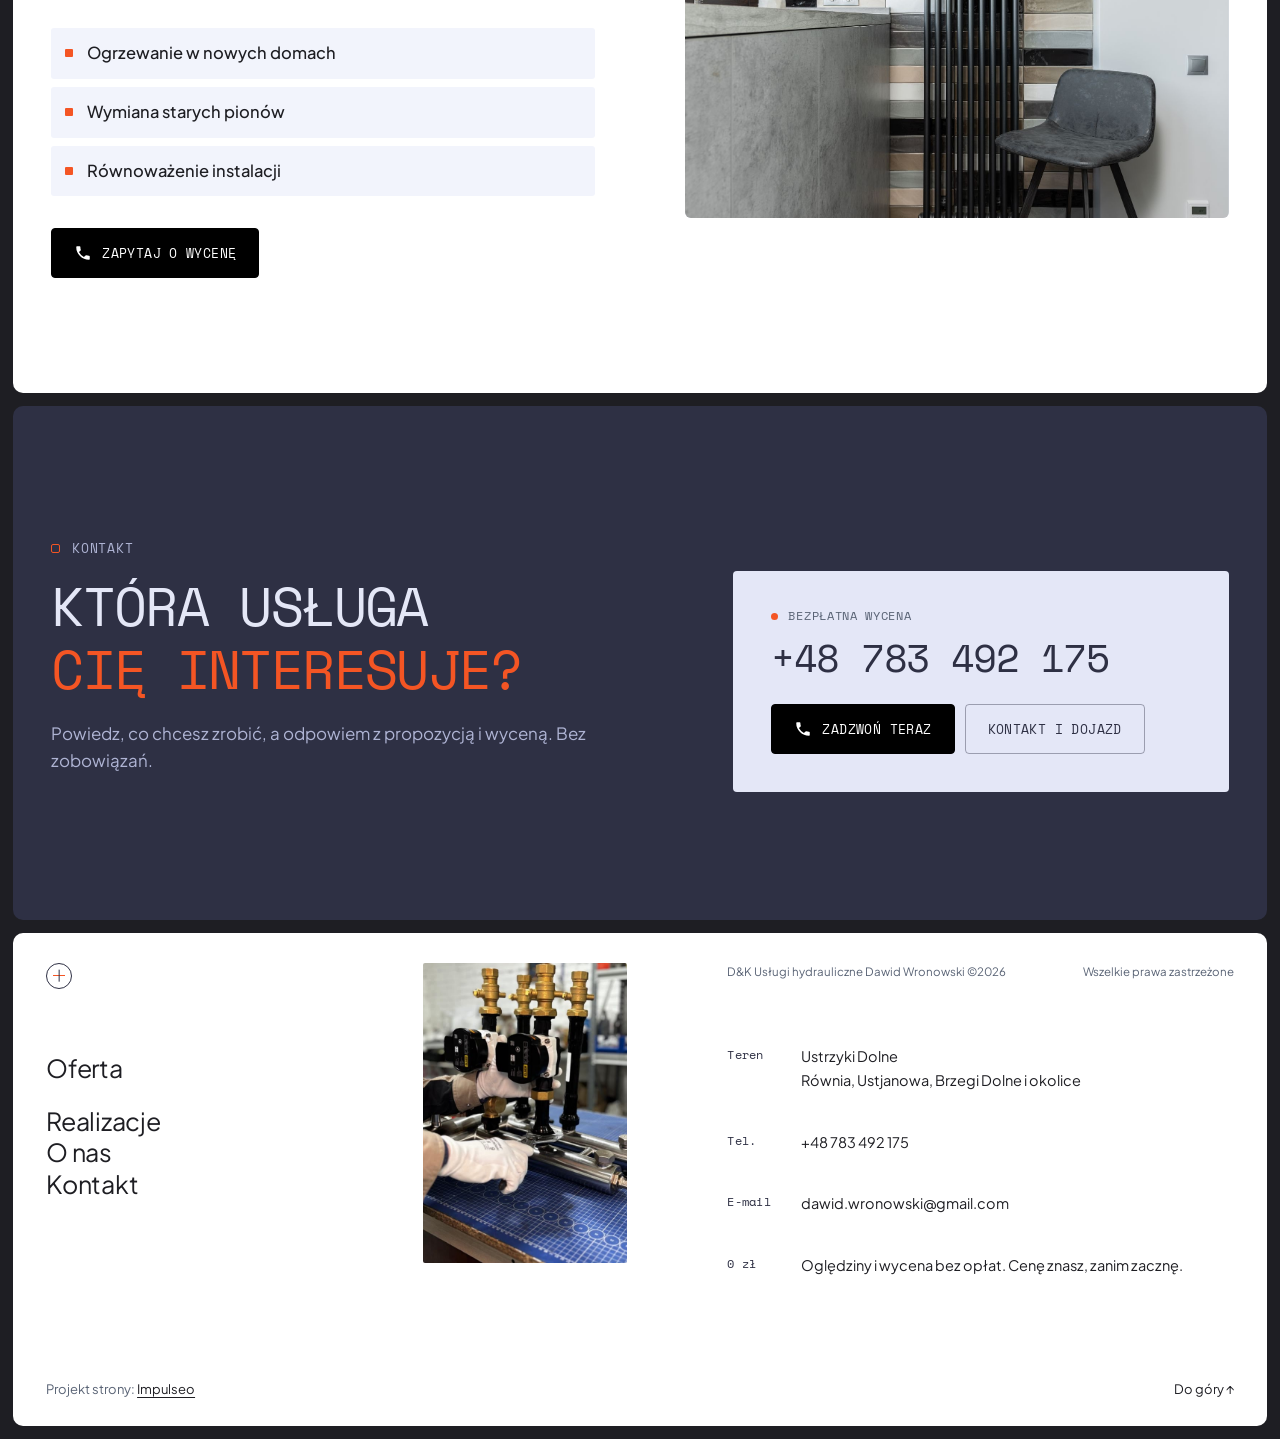
<file: oferta.html>
<!DOCTYPE html>
<html lang="pl">
<head>
<meta charset="UTF-8">
<meta name="viewport" content="width=device-width, initial-scale=1.0">
<title>Oferta - D&amp;K Usługi hydrauliczne Dawid Wronowski</title>
<meta name="description" content="Awarie i przecieki, udrażnianie, wymiana kotłów, instalacje wod-kan, montaż łazienek i centralne ogrzewanie. Ustrzyki Dolne i okolice.">
<link rel="canonical" href="https://impulseo-pl.github.io/d-k-kompleksowe-uslugi-hydrauliczne-dawid-wronowski/oferta.html">
<meta name="robots" content="noindex, nofollow">
<meta name="theme-color" content="#2E3044">
<meta property="og:type" content="website">
<meta property="og:locale" content="pl_PL">
<meta property="og:site_name" content="D&amp;K Usługi hydrauliczne Dawid Wronowski">
<meta property="og:title" content="Oferta - D&amp;K Usługi hydrauliczne Dawid Wronowski">
<meta property="og:description" content="Awarie i przecieki, udrażnianie, wymiana kotłów, instalacje wod-kan, montaż łazienek i centralne ogrzewanie. Ustrzyki Dolne i okolice.">
<meta property="og:url" content="https://impulseo-pl.github.io/d-k-kompleksowe-uslugi-hydrauliczne-dawid-wronowski/oferta.html">
<meta property="og:image" content="https://impulseo-pl.github.io/d-k-kompleksowe-uslugi-hydrauliczne-dawid-wronowski/img/og.jpg">
<meta property="og:image:width" content="1200">
<meta property="og:image:height" content="630">
<meta name="twitter:card" content="summary_large_image">
<script>(function(){var d=document.documentElement;d.classList.add('js');try{if(!window.matchMedia('(prefers-reduced-motion: reduce)').matches)d.classList.add('anim');}catch(e){}setTimeout(function(){if(!d.classList.contains('anim-ok'))d.classList.remove('anim');},3500);})();</script>

<link rel="preload" as="image" href="img/g7.jpg" fetchpriority="high">
<link rel="preconnect" href="https://fonts.googleapis.com">
<link rel="preconnect" href="https://fonts.gstatic.com" crossorigin>
<link href="https://fonts.googleapis.com/css2?family=Plus+Jakarta+Sans:wght@400..700&family=Space+Mono:wght@400;700&display=swap" rel="stylesheet">
<link rel="stylesheet" href="assets/styles.css?v=20261113">
<meta name="nb-deploy" content="38b975bb85a4">
<script src="assets/lenis.min.js?v=1.1.20" defer></script>
<script src="assets/main.js?v=20261113" defer></script>
</head>
<body>
<a class="skip" href="#tresc">Przejdź do treści</a>
<header class="site-head">
<div class="head-in">
  <a class="brand" href="index.html" aria-label="D&amp;K Usługi hydrauliczne - strona główna">
    <span class="brand-tag"><span class="brand-row"><svg class="circ" viewBox="0 0 24 10" fill="none" aria-hidden="true"><path d="M1 8h7l4-5h10" stroke="currentColor" stroke-width="1.2"/><circle cx="2" cy="8" r="1.6" fill="currentColor"/><circle cx="21.5" cy="3" r="1.6" stroke="currentColor" stroke-width="1.1"/></svg><span class="znak"><svg class="wm" viewBox="37 -682 1864 705" role="img" aria-label="D&amp;K"><path pathLength="1" style="--i:0" d="M108.1 0V-113.1H285.3Q333.1 -113.1 369.9 -134.7Q406.7 -156.3 427.6 -203.4Q448.5 -250.5 448.5 -328Q448.5 -383.7 437.4 -424.9Q426.3 -466.1 403.8 -493.2Q381.3 -520.2 346.7 -533.5Q312.1 -546.9 264.5 -546.9H108.1V-660H259.4Q373.7 -660 446.3 -621Q518.8 -582 553.1 -509.5Q587.5 -437 587.5 -336.3Q587.5 -258.3 570.2 -201.3Q553 -144.3 522.7 -105.3Q492.3 -66.3 454.1 -43.3Q415.9 -20.3 373.3 -10.1Q330.6 0 288.9 0ZM44.8 0V-660H178.8V0Z"/><path pathLength="1" style="--i:1" d="M1145.7 14.2Q1092 14.2 1041.7 -11.9Q991.5 -37.9 946.8 -81.5Q902.1 -125.1 865.5 -179.5Q828.9 -233.8 802.1 -291.3Q775.3 -348.9 760.9 -401.9Q746.5 -455 746.5 -496.1Q746.5 -542.4 766.2 -582.8Q786 -623.3 828.3 -648.9Q870.6 -674.5 937.1 -674.5Q999.3 -674.5 1039.6 -652.5Q1079.9 -630.5 1100.2 -596.4Q1120.5 -562.3 1120.5 -525.1Q1120.5 -484.3 1096.5 -447.3Q1072.5 -410.3 1025.6 -380.2Q978.7 -350.2 909 -329.8L892.3 -381.1Q944 -408.3 971.5 -439.3Q999 -470.2 999 -506.4Q999 -532.8 984 -550.4Q968.9 -567.9 940.5 -567.9Q918.9 -567.9 905.4 -557.1Q891.9 -546.3 886.3 -530.1Q880.7 -513.9 880.7 -496.7Q880.7 -472.1 891.6 -433.3Q902.4 -394.5 921.4 -349.5Q940.3 -304.5 965.1 -259.9Q989.8 -215.4 1017.7 -178.8Q1045.7 -142.1 1074.9 -119.8Q1104.2 -97.5 1131.7 -97.5Q1153.5 -97.5 1165.2 -110.8Q1176.9 -124.1 1176.9 -142.7Q1176.9 -163.5 1161.1 -186.2Q1145.4 -209 1111.3 -227.6Q1077.3 -246.2 1021.3 -251.6V-345.2H1264.5V-244.1L1096.4 -270.9V-261.4Q1189.1 -244.7 1239 -207.8Q1288.9 -171 1288.9 -106.8Q1288.9 -71.2 1274.8 -47.6Q1260.7 -24 1238.7 -10.3Q1216.6 3.3 1191.7 8.8Q1166.9 14.2 1145.7 14.2ZM800 13.9Q752.3 13.9 714.3 -4.7Q676.3 -23.4 654.5 -58.6Q632.7 -93.7 632.7 -143.2Q632.7 -185 647.9 -217.2Q663.1 -249.4 687.7 -273Q712.3 -296.5 741.2 -312.2Q770.1 -327.8 797.8 -335.9L819.9 -284.5Q791.8 -264.7 775.6 -236.6Q759.4 -208.4 759.4 -178.2Q759.4 -145.9 775.5 -122Q791.6 -98.1 818.9 -85.2Q846.1 -72.3 879 -72.3Q901.3 -72.3 916.6 -79.8Q931.9 -87.3 944 -99.1L954.7 -76.9H946.7Q937.7 -50.8 918.2 -30.2Q898.6 -9.6 869 2.2Q839.5 13.9 800 13.9Z"/><path pathLength="1" style="--i:2" d="M1347.8 0V-660H1481.8V-368.1Q1537 -381.2 1580.6 -410.8Q1624.1 -440.5 1655.9 -480.6Q1687.6 -520.7 1707.5 -567.2Q1727.5 -613.6 1735.1 -660H1884.1Q1873.4 -603 1849.8 -551.4Q1826.3 -499.9 1790.4 -456.9Q1754.5 -414 1708.2 -381.8Q1661.9 -349.5 1605.1 -331.2V-323.5Q1666.9 -326.9 1708.3 -313.8Q1749.6 -300.8 1775.9 -276.5Q1802.3 -252.3 1818 -220.7Q1833.7 -189.1 1844.2 -155.2L1893.2 0H1745.2L1710.7 -133.1Q1699.8 -176.6 1680 -204.4Q1660.1 -232.3 1626.9 -245.5Q1593.7 -258.7 1539.9 -258.7H1481.8V0Z"/></svg></span><svg class="circ" viewBox="0 0 24 10" fill="none" aria-hidden="true"><path d="M2 3h10l4 5h7" stroke="currentColor" stroke-width="1.2"/><circle cx="2.5" cy="3" r="1.6" stroke="currentColor" stroke-width="1.1"/><circle cx="22" cy="8" r="1.6" fill="currentColor"/></svg></span><span class="brand-sub">Usługi hydrauliczne</span></span>
  </a>
  <nav class="nav-bar" aria-label="Menu główne">
    <a class="nl first" href="oferta.html" aria-current="page">Oferta<svg viewBox="0 0 10 10" fill="none" aria-hidden="true"><path d="M2 3.5 5 6.5 8 3.5" stroke="currentColor" stroke-width="1.2"/></svg></a><a class="nl" href="realizacje.html">Realizacje</a><a class="nl" href="o-nas.html">O&nbsp;nas</a><a class="nl" href="kontakt.html">Kontakt</a><a class="nl tel" href="tel:+48783492175">+48 783 492 175</a>
  </nav>
  <button class="burger" type="button" aria-label="Otwórz menu" aria-expanded="false" aria-controls="mnav"><span></span><span></span></button>
</div>
</header>
<div class="mnav" id="mnav">
  <div class="mnav-in">
    <a class="ml" href="index.html">Strona główna</a><a class="ml" href="oferta.html" aria-current="page">Oferta</a><a class="ml" href="realizacje.html">Realizacje</a><a class="ml" href="o-nas.html">O&nbsp;nas</a><a class="ml" href="kontakt.html">Kontakt</a>
    <div class="mnav-foot">
      <span>Bezpłatna wycena. Cenę znasz z&nbsp;góry.</span>
      <a class="btn btn-copper" href="tel:+48783492175"><svg class="ico" width="16" height="16" viewBox="0 0 24 24" fill="none" aria-hidden="true"><path d="M6.6 10.8a15.5 15.5 0 0 0 6.6 6.6l2.2-2.2a1 1 0 0 1 1-.24 11.4 11.4 0 0 0 3.6.58 1 1 0 0 1 1 1V20a1 1 0 0 1-1 1A17 17 0 0 1 3 4a1 1 0 0 1 1-1h3.5a1 1 0 0 1 1 1c0 1.25.2 2.46.58 3.6a1 1 0 0 1-.25 1l-2.23 2.2Z" fill="currentColor"/></svg>+48 783 492 175</a>
    </div>
  </div>
</div>
<main id="tresc">

<section class="pagehead">
  <div class="pagehead-media"><img src="img/g7.jpg" alt="Kotłownia z zasobnikiem ciepłej wody i pompą ciepła" width="1880" height="1253" decoding="async" fetchpriority="high" style="object-position:50% 55%"></div>
  <div class="ph-in">
    <p class="crumb up" style="--d:0"><a href="index.html">Strona główna</a><span class="sl" aria-hidden="true"></span>Oferta</p>
    <h1><span class="ln"><span class="ln-i" style="--k:0">Awarie, instalacje</span></span><span class="ln"><span class="ln-i" style="--k:1"><em>i&nbsp;ogrzewanie.</em></span></span></h1>
    <p class="ph-lead up" style="--d:300">Hydraulika w&nbsp;Ustrzykach Dolnych i&nbsp;okolicy, od zatkanego odpływu po całą kotłownię. Każde zlecenie zaczynam od rozmowy i&nbsp;ceny.</p>
    <nav class="chips up" style="--d:420" aria-label="Usługi na tej stronie"><a class="chip" href="#awarie">Awarie i&nbsp;przecieki</a><a class="chip" href="#udraznianie">Udrażnianie rur i&nbsp;kanalizacji</a><a class="chip" href="#kotly">Wymiana i&nbsp;montaż kotłów</a><a class="chip" href="#wod-kan">Instalacje wod-kan</a><a class="chip" href="#lazienki">Montaż łazienek</a><a class="chip" href="#ogrzewanie">Centralne ogrzewanie i&nbsp;grzejniki</a></nav>
  </div>
</section>
<section class="svc-block" id="awarie">
  <div class="wrap svc-row">
    <figure class="fig svc-fig rv-img rv">
      <img src="img/naprawa.jpg" alt="Dokręcanie złączki na rurze podczas naprawy instalacji" width="1600" height="1066" decoding="async" data-plx="30" style="height:110%;margin-top:-5%">
    </figure>
    <div class="svc-txt">
      <h2 class="rv rv-h"><span class="ln"><span class="ln-i" style="--k:0">Awarie</span></span><span class="ln"><span class="ln-i" style="--k:1"><em>i&nbsp;przecieki.</em></span></span></h2>
      <p class="rv" style="--d:100">Woda leje się tam, gdzie nie powinna? Zakręć główny zawór i&nbsp;dzwoń. Przyjeżdżam z&nbsp;narzędziami i&nbsp;częściami na większość przypadków, znajduję przyczynę i&nbsp;naprawiam to, co faktycznie puściło. Nie zaklejam objawów. Zanim wyjdę, sprawdzam, czy jest sucho.</p>
      <ul class="ticks rv" style="--d:160"><li>Przecieki i&nbsp;pęknięte rury</li><li>Cieknące zawory i&nbsp;złączki</li><li>Sprawdzenie na sucho przed wyjściem</li></ul>
      <a class="btn btn-copper rv" style="--d:220" href="tel:+48783492175"><svg class="ico" width="16" height="16" viewBox="0 0 24 24" fill="none" aria-hidden="true"><path d="M6.6 10.8a15.5 15.5 0 0 0 6.6 6.6l2.2-2.2a1 1 0 0 1 1-.24 11.4 11.4 0 0 0 3.6.58 1 1 0 0 1 1 1V20a1 1 0 0 1-1 1A17 17 0 0 1 3 4a1 1 0 0 1 1-1h3.5a1 1 0 0 1 1 1c0 1.25.2 2.46.58 3.6a1 1 0 0 1-.25 1l-2.23 2.2Z" fill="currentColor"/></svg>Zgłoś awarię</a>
    </div>
  </div>
</section>
<section class="svc-block flip" id="udraznianie">
  <div class="wrap svc-row">
    <figure class="fig svc-fig rv-img rv">
      <img src="img/zlew.jpg" alt="Woda płynąca z baterii do stalowego zlewu" width="1880" height="1253" decoding="async" data-plx="30" style="height:110%;margin-top:-5%">
    </figure>
    <div class="svc-txt">
      <h2 class="rv rv-h"><span class="ln"><span class="ln-i" style="--k:0">Udrażnianie rur</span></span><span class="ln"><span class="ln-i" style="--k:1"><em>i&nbsp;kanalizacji.</em></span></span></h2>
      <p class="rv" style="--d:100">Zatkany zlew, brodzik albo WC to zwykle sprawa na jedną wizytę. Sprawdzam, gdzie siedzi zator, i&nbsp;dobieram narzędzie do rury, a&nbsp;nie odwrotnie. Czasem wystarczy rozebrać i&nbsp;wyczyścić syfon. Jak zator wraca co miesiąc, szukam przyczyny głębiej, zamiast przepychać w&nbsp;kółko.</p>
      <ul class="ticks rv" style="--d:160"><li>Zlew, brodzik i&nbsp;WC</li><li>Czyszczenie syfonów</li><li>Zatory, które wracają</li></ul>
      <a class="btn btn-copper rv" style="--d:220" href="tel:+48783492175"><svg class="ico" width="16" height="16" viewBox="0 0 24 24" fill="none" aria-hidden="true"><path d="M6.6 10.8a15.5 15.5 0 0 0 6.6 6.6l2.2-2.2a1 1 0 0 1 1-.24 11.4 11.4 0 0 0 3.6.58 1 1 0 0 1 1 1V20a1 1 0 0 1-1 1A17 17 0 0 1 3 4a1 1 0 0 1 1-1h3.5a1 1 0 0 1 1 1c0 1.25.2 2.46.58 3.6a1 1 0 0 1-.25 1l-2.23 2.2Z" fill="currentColor"/></svg>Zapytaj o&nbsp;termin</a>
    </div>
  </div>
</section>
<section class="svc-block" id="kotly">
  <div class="wrap svc-row">
    <figure class="fig svc-fig rv-img rv">
      <img src="img/kociol.jpg" alt="Kuchnia z wiszącym kotłem gazowym i grzejnikiem pod oknem" width="1600" height="1068" loading="lazy" decoding="async" data-plx="30" style="height:110%;margin-top:-5%">
    </figure>
    <div class="svc-txt">
      <h2 class="rv rv-h"><span class="ln"><span class="ln-i" style="--k:0">Wymiana</span></span><span class="ln"><span class="ln-i" style="--k:1"><em>i&nbsp;montaż kotłów.</em></span></span></h2>
      <p class="rv" style="--d:100">Stary kocioł bierze coraz więcej gazu albo wysiada w&nbsp;środku zimy? Wymieniam kotły na kondensacyjne i&nbsp;podłączam je tak, żeby odbiór przeszedł bez poprawek. Doradzę model, który ma sens przy Twoim metrażu, a&nbsp;nie ten, na którym najwięcej się zarabia.</p>
      <ul class="ticks rv" style="--d:160"><li>Wymiana starego kotła</li><li>Kotły kondensacyjne</li><li>Dobór do metrażu domu</li></ul>
      <a class="btn btn-copper rv" style="--d:220" href="tel:+48783492175"><svg class="ico" width="16" height="16" viewBox="0 0 24 24" fill="none" aria-hidden="true"><path d="M6.6 10.8a15.5 15.5 0 0 0 6.6 6.6l2.2-2.2a1 1 0 0 1 1-.24 11.4 11.4 0 0 0 3.6.58 1 1 0 0 1 1 1V20a1 1 0 0 1-1 1A17 17 0 0 1 3 4a1 1 0 0 1 1-1h3.5a1 1 0 0 1 1 1c0 1.25.2 2.46.58 3.6a1 1 0 0 1-.25 1l-2.23 2.2Z" fill="currentColor"/></svg>Zapytaj o&nbsp;wycenę</a>
    </div>
  </div>
</section>
<section class="svc-block flip" id="wod-kan">
  <div class="wrap svc-row">
    <figure class="fig svc-fig rv-img rv">
      <img src="img/manometry.jpg" alt="Manometry na zaizolowanych rurach instalacji" width="1600" height="1065" loading="lazy" decoding="async" data-plx="30" style="height:110%;margin-top:-5%">
    </figure>
    <div class="svc-txt">
      <h2 class="rv rv-h"><span class="ln"><span class="ln-i" style="--k:0">Woda</span></span><span class="ln"><span class="ln-i" style="--k:1"><em>i&nbsp;kanalizacja.</em></span></span></h2>
      <p class="rv" style="--d:100">Budujesz dom albo robisz generalny remont? Rozprowadzam wodę i&nbsp;kanalizację od podstaw: podejścia, piony i&nbsp;próba szczelności pod ciśnieniem, zanim cokolwiek zniknie pod płytkami. Z&nbsp;ekipą wykończeniową dogaduję się sam, żeby glazurnik nie czekał na hydraulika.</p>
      <ul class="ticks rv" style="--d:160"><li>Podejścia i&nbsp;piony</li><li>Próba szczelności pod ciśnieniem</li><li>Nowe domy i&nbsp;generalne remonty</li></ul>
      <a class="btn btn-copper rv" style="--d:220" href="tel:+48783492175"><svg class="ico" width="16" height="16" viewBox="0 0 24 24" fill="none" aria-hidden="true"><path d="M6.6 10.8a15.5 15.5 0 0 0 6.6 6.6l2.2-2.2a1 1 0 0 1 1-.24 11.4 11.4 0 0 0 3.6.58 1 1 0 0 1 1 1V20a1 1 0 0 1-1 1A17 17 0 0 1 3 4a1 1 0 0 1 1-1h3.5a1 1 0 0 1 1 1c0 1.25.2 2.46.58 3.6a1 1 0 0 1-.25 1l-2.23 2.2Z" fill="currentColor"/></svg>Zapytaj o&nbsp;wycenę</a>
    </div>
  </div>
</section>
<section class="svc-block" id="lazienki">
  <div class="wrap svc-row">
    <figure class="fig svc-fig rv-img rv">
      <img src="img/g6.jpg" alt="Łazienka z kabiną prysznicową, umywalką nablatową i podświetlanym lustrem" width="1623" height="1300" loading="lazy" decoding="async" data-plx="30" style="height:110%;margin-top:-5%">
    </figure>
    <div class="svc-txt">
      <h2 class="rv rv-h"><span class="ln"><span class="ln-i" style="--k:0">Montaż</span></span><span class="ln"><span class="ln-i" style="--k:1"><em>łazienek.</em></span></span></h2>
      <p class="rv" style="--d:100">Płytki położone i&nbsp;łazienka czeka na finał? Podłączam wannę, kabinę, umywalkę, WC, baterie i&nbsp;pralkę. Wszystko wypoziomowane, uszczelnione i&nbsp;sprawdzone pod ciśnieniem, zanim oddam łazienkę. Silikon kładę równo i&nbsp;bez fal, bo to na niego patrzysz potem latami.</p>
      <ul class="ticks rv" style="--d:160"><li>Wanna, kabina, umywalka i&nbsp;WC</li><li>Baterie i&nbsp;podłączenie pralki</li><li>Równo położony silikon</li></ul>
      <a class="btn btn-copper rv" style="--d:220" href="tel:+48783492175"><svg class="ico" width="16" height="16" viewBox="0 0 24 24" fill="none" aria-hidden="true"><path d="M6.6 10.8a15.5 15.5 0 0 0 6.6 6.6l2.2-2.2a1 1 0 0 1 1-.24 11.4 11.4 0 0 0 3.6.58 1 1 0 0 1 1 1V20a1 1 0 0 1-1 1A17 17 0 0 1 3 4a1 1 0 0 1 1-1h3.5a1 1 0 0 1 1 1c0 1.25.2 2.46.58 3.6a1 1 0 0 1-.25 1l-2.23 2.2Z" fill="currentColor"/></svg>Zapytaj o&nbsp;termin</a>
    </div>
  </div>
</section>
<section class="svc-block flip" id="ogrzewanie">
  <div class="wrap svc-row">
    <figure class="fig svc-fig rv-img rv">
      <img src="img/grzejnik.jpg" alt="Czarny grzejnik pionowy na ścianie z płytek" width="1880" height="1255" loading="lazy" decoding="async" data-plx="30" style="height:110%;margin-top:-5%;object-position:58% 50%">
    </figure>
    <div class="svc-txt">
      <h2 class="rv rv-h"><span class="ln"><span class="ln-i" style="--k:0">Centralne ogrzewanie</span></span><span class="ln"><span class="ln-i" style="--k:1"><em>i&nbsp;grzejniki.</em></span></span></h2>
      <p class="rv" style="--d:100">Rozprowadzam centralne ogrzewanie w&nbsp;nowych domach i&nbsp;wymieniam stare piony w&nbsp;remontowanych. Grzejniki dobieram do kubatury pomieszczenia z&nbsp;tabel, nie z&nbsp;przyzwyczajenia. Za mały nie dogrzeje, za duży przepali. Na koniec równoważę instalację, żeby ostatni grzejnik na pionie grzał tak samo jak pierwszy.</p>
      <ul class="ticks rv" style="--d:160"><li>Ogrzewanie w&nbsp;nowych domach</li><li>Wymiana starych pionów</li><li>Równoważenie instalacji</li></ul>
      <a class="btn btn-copper rv" style="--d:220" href="tel:+48783492175"><svg class="ico" width="16" height="16" viewBox="0 0 24 24" fill="none" aria-hidden="true"><path d="M6.6 10.8a15.5 15.5 0 0 0 6.6 6.6l2.2-2.2a1 1 0 0 1 1-.24 11.4 11.4 0 0 0 3.6.58 1 1 0 0 1 1 1V20a1 1 0 0 1-1 1A17 17 0 0 1 3 4a1 1 0 0 1 1-1h3.5a1 1 0 0 1 1 1c0 1.25.2 2.46.58 3.6a1 1 0 0 1-.25 1l-2.23 2.2Z" fill="currentColor"/></svg>Zapytaj o&nbsp;wycenę</a>
    </div>
  </div>
</section>
<section class="cta-band dark">
  <div class="wrap cta-grid">
    <div>
      <p class="eyebrow rv">Kontakt</p>
      <h2 class="h2 rv rv-h"><span class="ln"><span class="ln-i" style="--k:0">Która usługa</span></span><span class="ln"><span class="ln-i" style="--k:1"><em>Cię interesuje?</em></span></span></h2>
      <p class="lead rv" style="--d:120">Powiedz, co chcesz zrobić, a&nbsp;odpowiem z&nbsp;propozycją i&nbsp;wyceną. Bez zobowiązań.</p>
    </div>
    <div class="cta-side rv" style="--d:180">
      <span class="lbl"><span class="live" aria-hidden="true"></span>Bezpłatna wycena</span>
      <a class="cta-phone" href="tel:+48783492175">+48 783 492 175</a>
      <div class="cta-row">
        <a class="btn btn-copper" href="tel:+48783492175"><svg class="ico" width="16" height="16" viewBox="0 0 24 24" fill="none" aria-hidden="true"><path d="M6.6 10.8a15.5 15.5 0 0 0 6.6 6.6l2.2-2.2a1 1 0 0 1 1-.24 11.4 11.4 0 0 0 3.6.58 1 1 0 0 1 1 1V20a1 1 0 0 1-1 1A17 17 0 0 1 3 4a1 1 0 0 1 1-1h3.5a1 1 0 0 1 1 1c0 1.25.2 2.46.58 3.6a1 1 0 0 1-.25 1l-2.23 2.2Z" fill="currentColor"/></svg>Zadzwoń teraz</a>
        <a class="btn btn-ghost" href="kontakt.html">Kontakt i&nbsp;dojazd</a>
      </div>
    </div>
  </div>
</section>
</main>
<footer class="site-foot">
  <div class="foot-in">
    <div class="foot-a">
      <span class="foot-ico" aria-hidden="true"><i></i><i></i></span>
      <nav class="foot-nav" aria-label="Menu w stopce"><a href="oferta.html">Oferta</a><span class="blank" aria-hidden="true"></span><a href="realizacje.html">Realizacje</a><a href="o-nas.html">O&nbsp;nas</a><a href="kontakt.html">Kontakt</a></nav>
    </div>
    <div class="foot-b">
      <figure class="foot-pic"><img src="img/foot.jpg" alt="Montaż rozdzielacza z pompami obiegowymi" width="600" height="804" loading="lazy" decoding="async"></figure>
    </div>
    <div class="foot-c">
      <header><span>D&amp;K Usługi hydrauliczne Dawid Wronowski ©2026</span><span>Wszelkie prawa zastrzeżone</span></header>
      <ul class="foot-list">
        <li><span class="lb2">Teren</span><span>Ustrzyki Dolne<br>Równia, Ustjanowa, Brzegi Dolne i&nbsp;okolice</span></li>
        <li><span class="lb2">Tel.</span><a href="tel:+48783492175">+48 783 492 175</a></li>
        <li><span class="lb2">E-mail</span><a href="mailto:dawid.wronowski@gmail.com">dawid.wronowski@gmail.com</a></li>
        <li><span class="lb2">0&nbsp;zł</span><span>Oględziny i&nbsp;wycena bez opłat. Cenę znasz, zanim zacznę.</span></li>
      </ul>
    </div>
    <div class="foot-bottom">
      <span>Projekt strony: <a class="foot-credit" href="https://impulseo.pl" target="_blank" rel="noopener">Impulseo</a></span>
      <a class="totop" href="#tresc">Do góry ↑</a>
    </div>
  </div>
</footer>
<div class="sticky-call">
  <a class="btn btn-copper" href="tel:+48783492175"><svg class="ico" width="16" height="16" viewBox="0 0 24 24" fill="none" aria-hidden="true"><path d="M6.6 10.8a15.5 15.5 0 0 0 6.6 6.6l2.2-2.2a1 1 0 0 1 1-.24 11.4 11.4 0 0 0 3.6.58 1 1 0 0 1 1 1V20a1 1 0 0 1-1 1A17 17 0 0 1 3 4a1 1 0 0 1 1-1h3.5a1 1 0 0 1 1 1c0 1.25.2 2.46.58 3.6a1 1 0 0 1-.25 1l-2.23 2.2Z" fill="currentColor"/></svg>Zadzwoń</a>
  <a class="btn btn-ghost" href="kontakt.html">Kontakt</a>
</div>
<div class="demo-wazne" data-do="2026-11-16" data-cykl="3" hidden><svg class="dw-ico" width="13" height="13" viewBox="0 0 24 24" fill="none" aria-hidden="true"><circle cx="12" cy="12" r="8.6" stroke="currentColor" stroke-width="1.8"/><path d="M12 7.2V12l3.3 2" stroke="currentColor" stroke-width="1.8" stroke-linecap="round"/></svg><span class="dw-txt"></span></div>
</body>
</html>
</file>
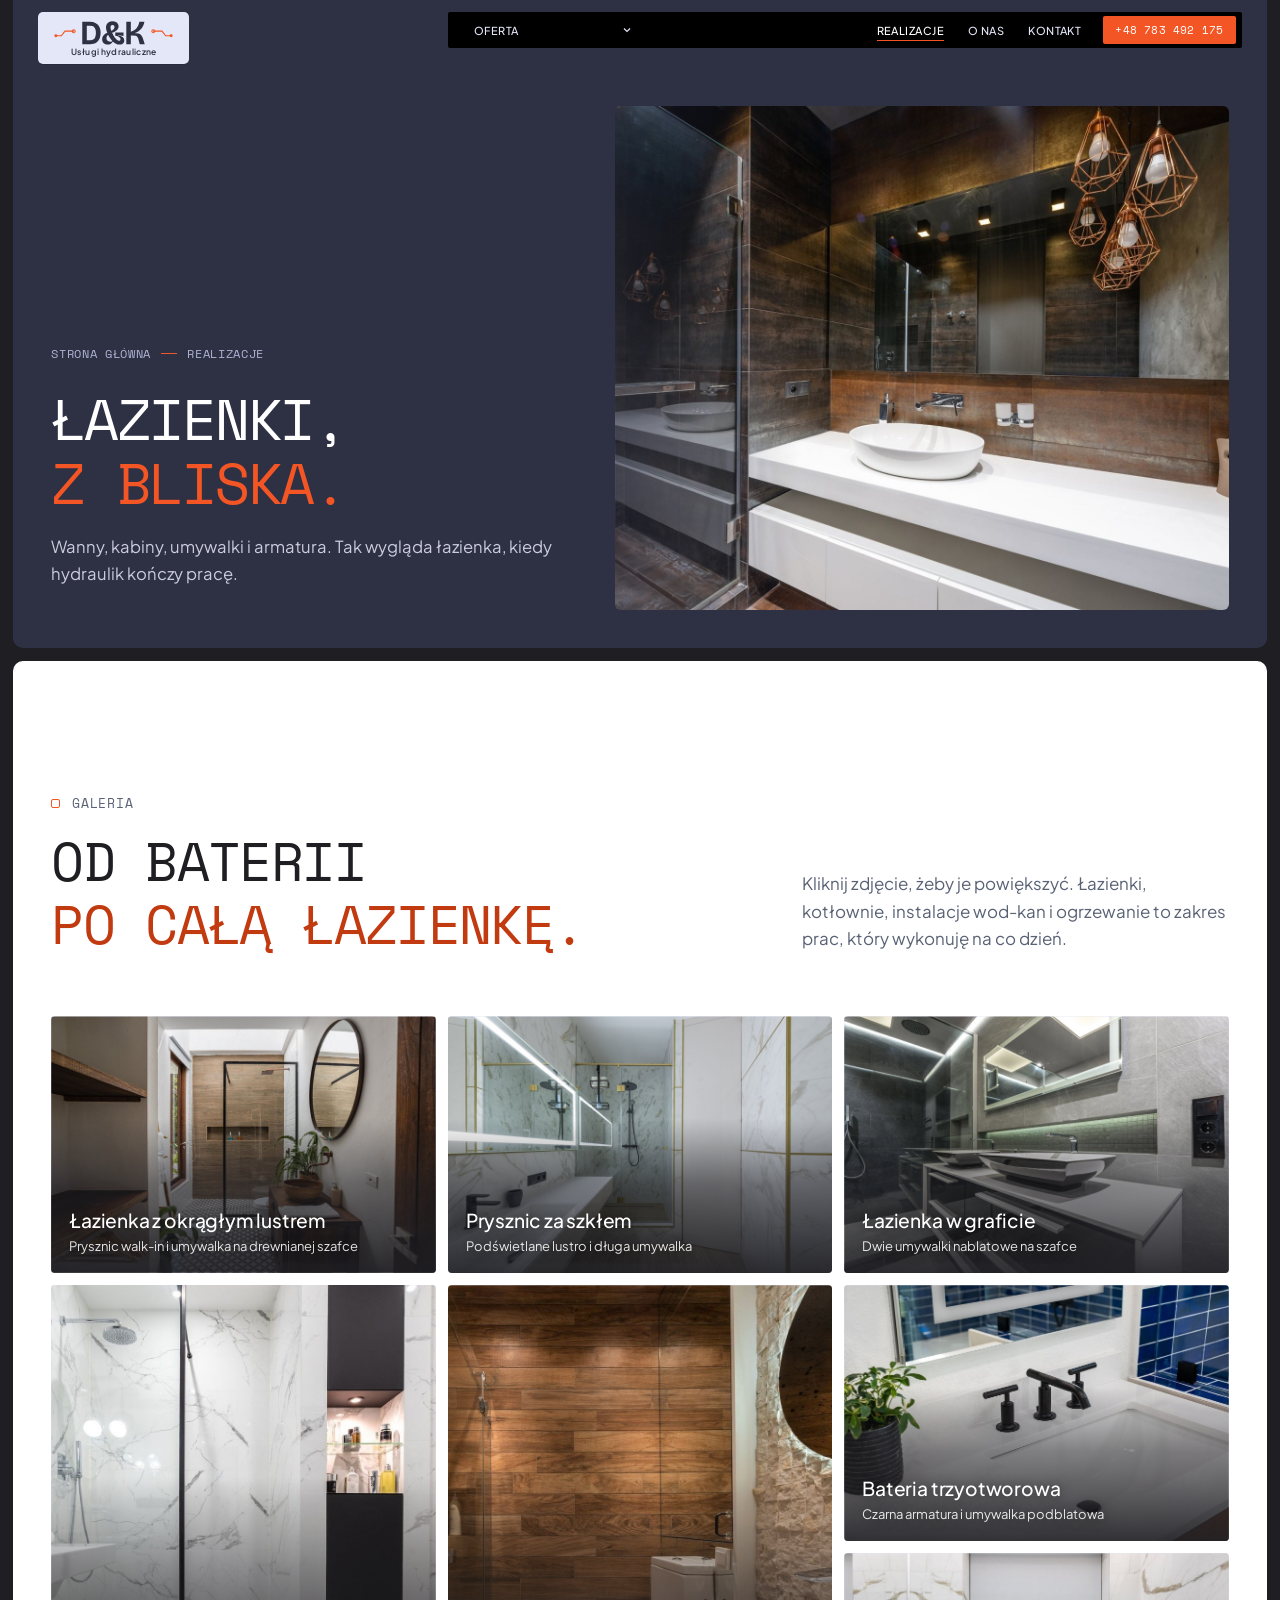
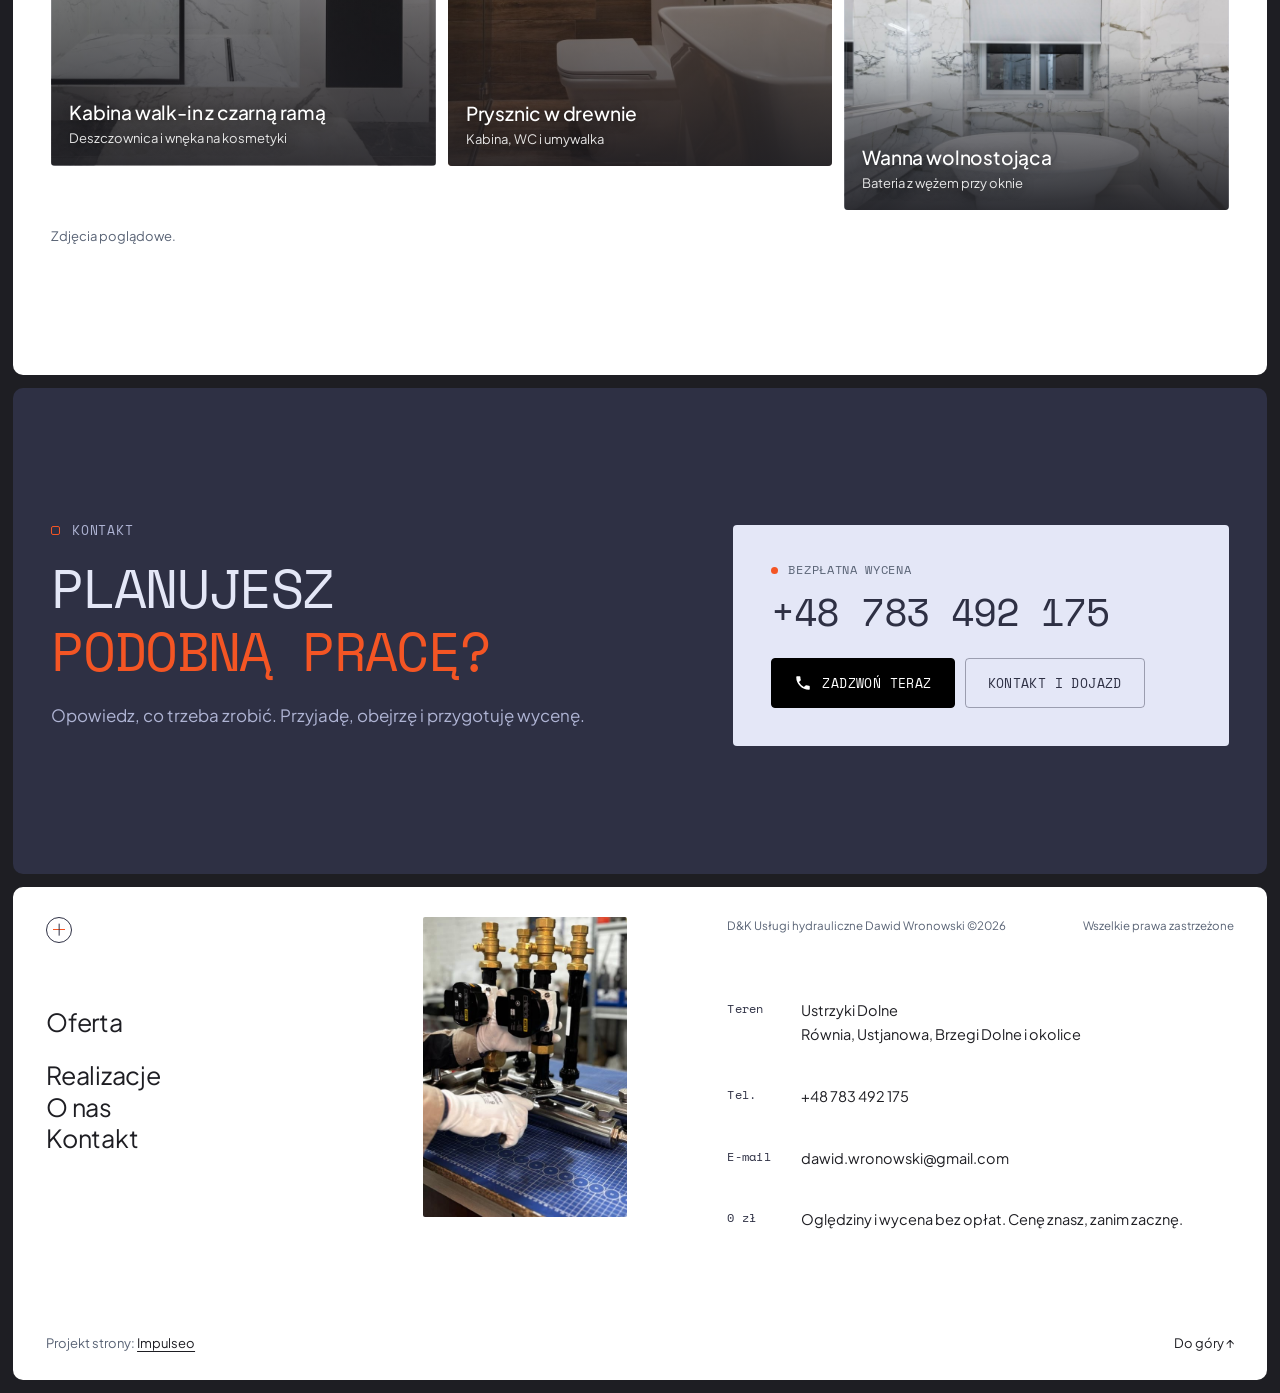
<file: realizacje.html>
<!DOCTYPE html>
<html lang="pl">
<head>
<meta charset="UTF-8">
<meta name="viewport" content="width=device-width, initial-scale=1.0">
<title>Realizacje - D&amp;K Usługi hydrauliczne Dawid Wronowski</title>
<meta name="description" content="Łazienki, kotłownie, instalacje wod-kan i ogrzewanie - zakres prac D&amp;K Usługi hydrauliczne Dawid Wronowski, Ustrzyki Dolne.">
<link rel="canonical" href="https://impulseo-pl.github.io/d-k-kompleksowe-uslugi-hydrauliczne-dawid-wronowski/realizacje.html">
<meta name="robots" content="noindex, nofollow">
<meta name="theme-color" content="#2E3044">
<meta property="og:type" content="website">
<meta property="og:locale" content="pl_PL">
<meta property="og:site_name" content="D&amp;K Usługi hydrauliczne Dawid Wronowski">
<meta property="og:title" content="Realizacje - D&amp;K Usługi hydrauliczne Dawid Wronowski">
<meta property="og:description" content="Łazienki, kotłownie, instalacje wod-kan i ogrzewanie - zakres prac D&amp;K Usługi hydrauliczne Dawid Wronowski, Ustrzyki Dolne.">
<meta property="og:url" content="https://impulseo-pl.github.io/d-k-kompleksowe-uslugi-hydrauliczne-dawid-wronowski/realizacje.html">
<meta property="og:image" content="https://impulseo-pl.github.io/d-k-kompleksowe-uslugi-hydrauliczne-dawid-wronowski/img/og.jpg">
<meta property="og:image:width" content="1200">
<meta property="og:image:height" content="630">
<meta name="twitter:card" content="summary_large_image">
<script>(function(){var d=document.documentElement;d.classList.add('js');try{if(!window.matchMedia('(prefers-reduced-motion: reduce)').matches)d.classList.add('anim');}catch(e){}setTimeout(function(){if(!d.classList.contains('anim-ok'))d.classList.remove('anim');},3500);})();</script>

<link rel="preload" as="image" href="img/g8.jpg" fetchpriority="high">
<link rel="preconnect" href="https://fonts.googleapis.com">
<link rel="preconnect" href="https://fonts.gstatic.com" crossorigin>
<link href="https://fonts.googleapis.com/css2?family=Plus+Jakarta+Sans:wght@400..700&family=Space+Mono:wght@400;700&display=swap" rel="stylesheet">
<link rel="stylesheet" href="assets/styles.css?v=20261113">
<meta name="nb-deploy" content="38b975bb85a4">
<script src="assets/lenis.min.js?v=1.1.20" defer></script>
<script src="assets/main.js?v=20261113" defer></script>
</head>
<body>
<a class="skip" href="#tresc">Przejdź do treści</a>
<header class="site-head">
<div class="head-in">
  <a class="brand" href="index.html" aria-label="D&amp;K Usługi hydrauliczne - strona główna">
    <span class="brand-tag"><span class="brand-row"><svg class="circ" viewBox="0 0 24 10" fill="none" aria-hidden="true"><path d="M1 8h7l4-5h10" stroke="currentColor" stroke-width="1.2"/><circle cx="2" cy="8" r="1.6" fill="currentColor"/><circle cx="21.5" cy="3" r="1.6" stroke="currentColor" stroke-width="1.1"/></svg><span class="znak"><svg class="wm" viewBox="37 -682 1864 705" role="img" aria-label="D&amp;K"><path pathLength="1" style="--i:0" d="M108.1 0V-113.1H285.3Q333.1 -113.1 369.9 -134.7Q406.7 -156.3 427.6 -203.4Q448.5 -250.5 448.5 -328Q448.5 -383.7 437.4 -424.9Q426.3 -466.1 403.8 -493.2Q381.3 -520.2 346.7 -533.5Q312.1 -546.9 264.5 -546.9H108.1V-660H259.4Q373.7 -660 446.3 -621Q518.8 -582 553.1 -509.5Q587.5 -437 587.5 -336.3Q587.5 -258.3 570.2 -201.3Q553 -144.3 522.7 -105.3Q492.3 -66.3 454.1 -43.3Q415.9 -20.3 373.3 -10.1Q330.6 0 288.9 0ZM44.8 0V-660H178.8V0Z"/><path pathLength="1" style="--i:1" d="M1145.7 14.2Q1092 14.2 1041.7 -11.9Q991.5 -37.9 946.8 -81.5Q902.1 -125.1 865.5 -179.5Q828.9 -233.8 802.1 -291.3Q775.3 -348.9 760.9 -401.9Q746.5 -455 746.5 -496.1Q746.5 -542.4 766.2 -582.8Q786 -623.3 828.3 -648.9Q870.6 -674.5 937.1 -674.5Q999.3 -674.5 1039.6 -652.5Q1079.9 -630.5 1100.2 -596.4Q1120.5 -562.3 1120.5 -525.1Q1120.5 -484.3 1096.5 -447.3Q1072.5 -410.3 1025.6 -380.2Q978.7 -350.2 909 -329.8L892.3 -381.1Q944 -408.3 971.5 -439.3Q999 -470.2 999 -506.4Q999 -532.8 984 -550.4Q968.9 -567.9 940.5 -567.9Q918.9 -567.9 905.4 -557.1Q891.9 -546.3 886.3 -530.1Q880.7 -513.9 880.7 -496.7Q880.7 -472.1 891.6 -433.3Q902.4 -394.5 921.4 -349.5Q940.3 -304.5 965.1 -259.9Q989.8 -215.4 1017.7 -178.8Q1045.7 -142.1 1074.9 -119.8Q1104.2 -97.5 1131.7 -97.5Q1153.5 -97.5 1165.2 -110.8Q1176.9 -124.1 1176.9 -142.7Q1176.9 -163.5 1161.1 -186.2Q1145.4 -209 1111.3 -227.6Q1077.3 -246.2 1021.3 -251.6V-345.2H1264.5V-244.1L1096.4 -270.9V-261.4Q1189.1 -244.7 1239 -207.8Q1288.9 -171 1288.9 -106.8Q1288.9 -71.2 1274.8 -47.6Q1260.7 -24 1238.7 -10.3Q1216.6 3.3 1191.7 8.8Q1166.9 14.2 1145.7 14.2ZM800 13.9Q752.3 13.9 714.3 -4.7Q676.3 -23.4 654.5 -58.6Q632.7 -93.7 632.7 -143.2Q632.7 -185 647.9 -217.2Q663.1 -249.4 687.7 -273Q712.3 -296.5 741.2 -312.2Q770.1 -327.8 797.8 -335.9L819.9 -284.5Q791.8 -264.7 775.6 -236.6Q759.4 -208.4 759.4 -178.2Q759.4 -145.9 775.5 -122Q791.6 -98.1 818.9 -85.2Q846.1 -72.3 879 -72.3Q901.3 -72.3 916.6 -79.8Q931.9 -87.3 944 -99.1L954.7 -76.9H946.7Q937.7 -50.8 918.2 -30.2Q898.6 -9.6 869 2.2Q839.5 13.9 800 13.9Z"/><path pathLength="1" style="--i:2" d="M1347.8 0V-660H1481.8V-368.1Q1537 -381.2 1580.6 -410.8Q1624.1 -440.5 1655.9 -480.6Q1687.6 -520.7 1707.5 -567.2Q1727.5 -613.6 1735.1 -660H1884.1Q1873.4 -603 1849.8 -551.4Q1826.3 -499.9 1790.4 -456.9Q1754.5 -414 1708.2 -381.8Q1661.9 -349.5 1605.1 -331.2V-323.5Q1666.9 -326.9 1708.3 -313.8Q1749.6 -300.8 1775.9 -276.5Q1802.3 -252.3 1818 -220.7Q1833.7 -189.1 1844.2 -155.2L1893.2 0H1745.2L1710.7 -133.1Q1699.8 -176.6 1680 -204.4Q1660.1 -232.3 1626.9 -245.5Q1593.7 -258.7 1539.9 -258.7H1481.8V0Z"/></svg></span><svg class="circ" viewBox="0 0 24 10" fill="none" aria-hidden="true"><path d="M2 3h10l4 5h7" stroke="currentColor" stroke-width="1.2"/><circle cx="2.5" cy="3" r="1.6" stroke="currentColor" stroke-width="1.1"/><circle cx="22" cy="8" r="1.6" fill="currentColor"/></svg></span><span class="brand-sub">Usługi hydrauliczne</span></span>
  </a>
  <nav class="nav-bar" aria-label="Menu główne">
    <a class="nl first" href="oferta.html">Oferta<svg viewBox="0 0 10 10" fill="none" aria-hidden="true"><path d="M2 3.5 5 6.5 8 3.5" stroke="currentColor" stroke-width="1.2"/></svg></a><a class="nl" href="realizacje.html" aria-current="page">Realizacje</a><a class="nl" href="o-nas.html">O&nbsp;nas</a><a class="nl" href="kontakt.html">Kontakt</a><a class="nl tel" href="tel:+48783492175">+48 783 492 175</a>
  </nav>
  <button class="burger" type="button" aria-label="Otwórz menu" aria-expanded="false" aria-controls="mnav"><span></span><span></span></button>
</div>
</header>
<div class="mnav" id="mnav">
  <div class="mnav-in">
    <a class="ml" href="index.html">Strona główna</a><a class="ml" href="oferta.html">Oferta</a><a class="ml" href="realizacje.html" aria-current="page">Realizacje</a><a class="ml" href="o-nas.html">O&nbsp;nas</a><a class="ml" href="kontakt.html">Kontakt</a>
    <div class="mnav-foot">
      <span>Bezpłatna wycena. Cenę znasz z&nbsp;góry.</span>
      <a class="btn btn-copper" href="tel:+48783492175"><svg class="ico" width="16" height="16" viewBox="0 0 24 24" fill="none" aria-hidden="true"><path d="M6.6 10.8a15.5 15.5 0 0 0 6.6 6.6l2.2-2.2a1 1 0 0 1 1-.24 11.4 11.4 0 0 0 3.6.58 1 1 0 0 1 1 1V20a1 1 0 0 1-1 1A17 17 0 0 1 3 4a1 1 0 0 1 1-1h3.5a1 1 0 0 1 1 1c0 1.25.2 2.46.58 3.6a1 1 0 0 1-.25 1l-2.23 2.2Z" fill="currentColor"/></svg>+48 783 492 175</a>
    </div>
  </div>
</div>
<main id="tresc">

<section class="pagehead">
  <div class="pagehead-media"><img src="img/g8.jpg" alt="Ciemna łazienka z umywalką nablatową i miedzianymi lampami" width="1600" height="1068" decoding="async" fetchpriority="high" style="object-position:50% 62%"></div>
  <div class="ph-in">
    <p class="crumb up" style="--d:0"><a href="index.html">Strona główna</a><span class="sl" aria-hidden="true"></span>Realizacje</p>
    <h1><span class="ln"><span class="ln-i" style="--k:0">Łazienki,</span></span><span class="ln"><span class="ln-i" style="--k:1"><em>z&nbsp;bliska.</em></span></span></h1>
    <p class="ph-lead up" style="--d:300">Wanny, kabiny, umywalki i&nbsp;armatura. Tak wygląda łazienka, kiedy hydraulik kończy pracę.</p>
  </div>
</section>

<section class="sec">
  <div class="wrap">
    <div class="sec-head">
      <div>
        <p class="eyebrow rv">Galeria</p>
        <h2 class="h2 rv rv-h"><span class="ln"><span class="ln-i" style="--k:0">Od baterii</span></span><span class="ln"><span class="ln-i" style="--k:1"><em>po całą łazienkę.</em></span></span></h2>
      </div>
      <div class="side rv" style="--d:120">
        <p class="lead">Kliknij zdjęcie, żeby je powiększyć. Łazienki, kotłownie, instalacje wod-kan i&nbsp;ogrzewanie to zakres prac, który wykonuję na co dzień.</p>
      </div>
    </div>
    <div class="masonry">
      <a class="tile rv-img rv" style="--d:0" href="img/g11.jpg" data-lb="Łazienka z okrągłym lustrem - Prysznic walk-in i umywalka na drewnianej szafce">
        <img src="img/g11.jpg" alt="Łazienka z okrągłym lustrem" width="1600" height="1066" decoding="async">
        <span class="tile-cap"><h3>Łazienka z&nbsp;okrągłym lustrem</h3><span>Prysznic walk-in i&nbsp;umywalka na drewnianej szafce</span></span>
      </a><a class="tile rv-img rv" style="--d:110" href="img/r2.jpg" data-lb="Kabina walk-in z czarną ramą - Deszczownica i wnęka na kosmetyki">
        <img src="img/r2.jpg" alt="Kabina walk-in z czarną ramą" width="854" height="1068" decoding="async">
        <span class="tile-cap"><h3>Kabina walk-in z&nbsp;czarną ramą</h3><span>Deszczownica i&nbsp;wnęka na kosmetyki</span></span>
      </a><a class="tile rv-img rv" style="--d:220" href="img/r1.jpg" data-lb="Prysznic za szkłem - Podświetlane lustro i długa umywalka">
        <img src="img/r1.jpg" alt="Prysznic za szkłem" width="1600" height="1068" decoding="async">
        <span class="tile-cap"><h3>Prysznic za szkłem</h3><span>Podświetlane lustro i&nbsp;długa umywalka</span></span>
      </a><a class="tile rv-img rv" style="--d:0" href="img/r4.jpg" data-lb="Prysznic w drewnie - Kabina, WC i umywalka">
        <img src="img/r4.jpg" alt="Prysznic w drewnie" width="854" height="1068" decoding="async">
        <span class="tile-cap"><h3>Prysznic w&nbsp;drewnie</h3><span>Kabina, WC i&nbsp;umywalka</span></span>
      </a><a class="tile rv-img rv" style="--d:110" href="img/r3.jpg" data-lb="Łazienka w graficie - Dwie umywalki nablatowe na szafce">
        <img src="img/r3.jpg" alt="Łazienka w graficie" width="1600" height="1068" decoding="async">
        <span class="tile-cap"><h3>Łazienka w&nbsp;graficie</h3><span>Dwie umywalki nablatowe na szafce</span></span>
      </a><a class="tile rv-img rv" style="--d:220" href="img/g12.jpg" data-lb="Bateria trzyotworowa - Czarna armatura i umywalka podblatowa">
        <img src="img/g12.jpg" alt="Bateria trzyotworowa" width="1600" height="1066" decoding="async">
        <span class="tile-cap"><h3>Bateria trzyotworowa</h3><span>Czarna armatura i&nbsp;umywalka podblatowa</span></span>
      </a><a class="tile rv-img rv" style="--d:0" href="img/r5.jpg" data-lb="Wanna wolnostojąca - Bateria z wężem przy oknie">
        <img src="img/r5.jpg" alt="Wanna wolnostojąca" width="1600" height="1068" decoding="async">
        <span class="tile-cap"><h3>Wanna wolnostojąca</h3><span>Bateria z&nbsp;wężem przy oknie</span></span>
      </a>
    </div>
    <p class="dopisek rv">Zdjęcia poglądowe.</p>
  </div>
</section>
<section class="cta-band dark">
  <div class="wrap cta-grid">
    <div>
      <p class="eyebrow rv">Kontakt</p>
      <h2 class="h2 rv rv-h"><span class="ln"><span class="ln-i" style="--k:0">Planujesz</span></span><span class="ln"><span class="ln-i" style="--k:1"><em>podobną pracę?</em></span></span></h2>
      <p class="lead rv" style="--d:120">Opowiedz, co trzeba zrobić. Przyjadę, obejrzę i&nbsp;przygotuję wycenę.</p>
    </div>
    <div class="cta-side rv" style="--d:180">
      <span class="lbl"><span class="live" aria-hidden="true"></span>Bezpłatna wycena</span>
      <a class="cta-phone" href="tel:+48783492175">+48 783 492 175</a>
      <div class="cta-row">
        <a class="btn btn-copper" href="tel:+48783492175"><svg class="ico" width="16" height="16" viewBox="0 0 24 24" fill="none" aria-hidden="true"><path d="M6.6 10.8a15.5 15.5 0 0 0 6.6 6.6l2.2-2.2a1 1 0 0 1 1-.24 11.4 11.4 0 0 0 3.6.58 1 1 0 0 1 1 1V20a1 1 0 0 1-1 1A17 17 0 0 1 3 4a1 1 0 0 1 1-1h3.5a1 1 0 0 1 1 1c0 1.25.2 2.46.58 3.6a1 1 0 0 1-.25 1l-2.23 2.2Z" fill="currentColor"/></svg>Zadzwoń teraz</a>
        <a class="btn btn-ghost" href="kontakt.html">Kontakt i&nbsp;dojazd</a>
      </div>
    </div>
  </div>
</section>
</main>
<footer class="site-foot">
  <div class="foot-in">
    <div class="foot-a">
      <span class="foot-ico" aria-hidden="true"><i></i><i></i></span>
      <nav class="foot-nav" aria-label="Menu w stopce"><a href="oferta.html">Oferta</a><span class="blank" aria-hidden="true"></span><a href="realizacje.html">Realizacje</a><a href="o-nas.html">O&nbsp;nas</a><a href="kontakt.html">Kontakt</a></nav>
    </div>
    <div class="foot-b">
      <figure class="foot-pic"><img src="img/foot.jpg" alt="Montaż rozdzielacza z pompami obiegowymi" width="600" height="804" loading="lazy" decoding="async"></figure>
    </div>
    <div class="foot-c">
      <header><span>D&amp;K Usługi hydrauliczne Dawid Wronowski ©2026</span><span>Wszelkie prawa zastrzeżone</span></header>
      <ul class="foot-list">
        <li><span class="lb2">Teren</span><span>Ustrzyki Dolne<br>Równia, Ustjanowa, Brzegi Dolne i&nbsp;okolice</span></li>
        <li><span class="lb2">Tel.</span><a href="tel:+48783492175">+48 783 492 175</a></li>
        <li><span class="lb2">E-mail</span><a href="mailto:dawid.wronowski@gmail.com">dawid.wronowski@gmail.com</a></li>
        <li><span class="lb2">0&nbsp;zł</span><span>Oględziny i&nbsp;wycena bez opłat. Cenę znasz, zanim zacznę.</span></li>
      </ul>
    </div>
    <div class="foot-bottom">
      <span>Projekt strony: <a class="foot-credit" href="https://impulseo.pl" target="_blank" rel="noopener">Impulseo</a></span>
      <a class="totop" href="#tresc">Do góry ↑</a>
    </div>
  </div>
</footer>
<div class="sticky-call">
  <a class="btn btn-copper" href="tel:+48783492175"><svg class="ico" width="16" height="16" viewBox="0 0 24 24" fill="none" aria-hidden="true"><path d="M6.6 10.8a15.5 15.5 0 0 0 6.6 6.6l2.2-2.2a1 1 0 0 1 1-.24 11.4 11.4 0 0 0 3.6.58 1 1 0 0 1 1 1V20a1 1 0 0 1-1 1A17 17 0 0 1 3 4a1 1 0 0 1 1-1h3.5a1 1 0 0 1 1 1c0 1.25.2 2.46.58 3.6a1 1 0 0 1-.25 1l-2.23 2.2Z" fill="currentColor"/></svg>Zadzwoń</a>
  <a class="btn btn-ghost" href="kontakt.html">Kontakt</a>
</div>
<div class="demo-wazne" data-do="2026-11-16" data-cykl="3" hidden><svg class="dw-ico" width="13" height="13" viewBox="0 0 24 24" fill="none" aria-hidden="true"><circle cx="12" cy="12" r="8.6" stroke="currentColor" stroke-width="1.8"/><path d="M12 7.2V12l3.3 2" stroke="currentColor" stroke-width="1.8" stroke-linecap="round"/></svg><span class="dw-txt"></span></div>
</body>
</html>
</file>
<file: assets/styles.css>
/* D&K Usługi hydrauliczne Dawid Wronowski. Projekt strony: Impulseo, 11.2026.
   Układ i nastrój jak thermokonnect.com: granat + fiolet, lawendowe panele w ciemnej ramie,
   pomarańczowy akcent jak kreska na schemacie. Krój: Space Mono (nagłówki) + Plus Jakarta Sans. */
:root{
  --frame:#1E1E23;--navy:#2E3044;--navy-2:#26283A;--navy-3:#383B54;
  --violet:#737CDE;--lav:#E4E7F7;--lav-2:#F2F4FC;--lav-3:#D5DAF1;--white:#FFFFFF;--black:#000000;
  --text:#1E1E23;--muted:#596375;--line:rgba(46,48,68,.14);
  --on-dark:#E4E7F7;--on-dark-2:#AEB3D3;--ink-line:rgba(228,231,247,.16);
  --accent:#F45524;--accent-d:#C23A0F;--accent-soft:rgba(244,85,36,.12);
  --paper:#FFFFFF;--paper-2:#F2F4FC;--paper-3:#E4E7F7;
  --f-display:"Space Mono",ui-monospace,"SFMono-Regular",Menlo,monospace;
  --f-body:"Plus Jakarta Sans",system-ui,-apple-system,"Segoe UI",sans-serif;
  --expo:cubic-bezier(.16,1,.3,1);--ease:cubic-bezier(.22,.31,0,1);--in:cubic-bezier(.7,0,.84,0);
  --gut:clamp(6px, 1vw, 14px);
  --wrap:min(1320px, 100% - clamp(36px, 6vw, 96px));
  --nav-h:76px;--r:10px;
}
*,*::before,*::after{box-sizing:border-box}
html{-webkit-text-size-adjust:100%;background:var(--frame)}
html.lenis,html.lenis body{height:auto}
.lenis.lenis-smooth [data-lenis-prevent]{overscroll-behavior:contain}
.lenis.lenis-stopped{overflow:clip}
.lenis.lenis-smooth iframe{pointer-events:none}
body{margin:0;font-family:var(--f-body);font-size:16.5px;line-height:1.62;color:var(--text);background:var(--frame);-webkit-font-smoothing:antialiased;-moz-osx-font-smoothing:grayscale;overflow-x:clip}
img{display:block;max-width:100%;height:auto}
a{color:inherit;text-decoration:none}
p{margin:0 0 1em;max-width:62ch}
ul,ol{margin:0}
h1,h2,h3{font-family:var(--f-display);font-weight:400;letter-spacing:-.02em;margin:0;text-wrap:balance}
h1,.h2{text-transform:uppercase}
h1 em,h2 em{font-style:normal;color:var(--accent-d)}
.dark h1 em,.dark h2 em,.hero h1 em,.pagehead h1 em,.tk-cta h2 em{color:var(--accent)}
::selection{background:var(--accent);color:#fff}
:focus-visible{outline:2px solid var(--accent);outline-offset:3px}
.skip{position:absolute;left:12px;top:-60px;z-index:300;background:var(--accent);color:#fff;padding:10px 16px;border-radius:4px;font-weight:600}
.skip:focus{top:12px}
.wrap{width:var(--wrap);margin-inline:auto}
.nw{white-space:nowrap}
.ico{width:18px;height:18px;flex:none}

/* ---------- rama: każda sekcja to panel w ciemnej ramie ---------- */
main{display:flex;flex-direction:column;gap:var(--gut);padding:0 var(--gut)}
main>section{position:relative;border-radius:var(--r);overflow:clip;background:var(--white)}
.sec{padding:clamp(80px, 10vw, 150px) 0}
.dark,main>section.dark{background:var(--navy);color:var(--on-dark)}
.paper-2{background:var(--lav-2)}
.lav{background:var(--lav)}

/* ---------- nagłówki sekcji ---------- */
.eyebrow{display:inline-flex;align-items:center;gap:12px;font:400 12.5px/1.2 var(--f-display);letter-spacing:.06em;text-transform:uppercase;color:var(--muted);margin:0 0 22px}
.eyebrow::before{content:"";width:9px;height:9px;border:1.5px solid var(--accent);border-radius:2px}
.dark .eyebrow{color:var(--on-dark-2)}
.h2{font-size:clamp(2rem, 1rem + 3vw, 3.6rem);line-height:1.04;letter-spacing:-.03em}
.ln{display:block;overflow:hidden;padding:.12em 0 .14em;margin:-.12em 0 -.14em}
.ln-i{display:block}
.lead{font-size:1.06rem;color:var(--muted);max-width:52ch}
.dark .lead{color:var(--on-dark-2)}
.sec-head{display:grid;grid-template-columns:minmax(0,1.25fr) minmax(0,.75fr);gap:40px;align-items:end;margin-bottom:clamp(40px, 5vw, 64px)}
.sec-head .lead{margin:0}
.sec-head .side{display:flex;flex-direction:column;gap:22px;align-items:flex-start}
.tag{display:inline-flex;align-items:center;font:400 10.5px/1 var(--f-display);letter-spacing:.06em;text-transform:uppercase;color:var(--accent);border:1px solid var(--accent);border-radius:3px;padding:4px 6px}

/* ---------- przyciski: prostokąt, strzałka w rogu jak na schemacie ---------- */
.btn{position:relative;isolation:isolate;overflow:hidden;display:inline-flex;align-items:center;justify-content:center;gap:10px;min-height:50px;padding:0 22px;border-radius:4px;border:1px solid transparent;font:400 13px/1.1 var(--f-display);letter-spacing:.03em;text-transform:uppercase;cursor:pointer;white-space:nowrap;transition:background-color .6s var(--ease),color .6s var(--ease),border-color .6s var(--ease)}
.btn::before{content:"";position:absolute;inset:0;z-index:-1;background:var(--accent);transform:scaleY(0);transform-origin:bottom;transition:transform .6s var(--ease)}
.btn-copper{background:var(--black);color:var(--white);border-color:var(--black)}
.dark .btn-copper,.hero .btn-copper,.pagehead .btn-copper,.mnav .btn-copper,.sticky-call .btn-copper,.k-card.dark .btn-copper{background:var(--lav);color:var(--navy);border-color:var(--lav)}
.btn-ghost{background:transparent;color:var(--text);border-color:rgba(30,30,35,.35)}
.dark .btn-ghost,.hero .btn-ghost,.pagehead .btn-ghost,.sticky-call .btn-ghost{color:var(--on-dark);border-color:rgba(228,231,247,.4)}
.btn .arr{transition:transform .6s var(--ease)}
@media (hover:hover){
  .btn:hover{color:#fff;border-color:var(--accent)}
  .btn:hover::before{transform:scaleY(1)}
  .btn:hover .arr{transform:translateX(4px)}
}
.live{width:7px;height:7px;border-radius:50%;background:var(--accent);flex:none;animation:live 2.4s var(--ease) infinite}
@keyframes live{0%{box-shadow:0 0 0 0 rgba(244,85,36,.55)}70%{box-shadow:0 0 0 9px rgba(244,85,36,0)}100%{box-shadow:0 0 0 0 rgba(244,85,36,0)}}
.corner{position:absolute;right:12px;bottom:12px;width:16px;height:16px;color:var(--accent)}

/* ---------- pasek nawigacji: lawendowa plakietka z nazwą + czarna listwa ---------- */
.site-head{position:fixed;left:0;right:0;top:0;z-index:100;height:var(--nav-h);pointer-events:none;transition:transform .7s var(--expo)}
.site-head.is-hidden{transform:translateY(-110%)}
.head-in{height:100%;padding:12px calc(var(--gut) + clamp(14px, 2vw, 28px));display:flex;align-items:flex-start;justify-content:space-between;gap:24px}
.brand{pointer-events:auto;position:relative;display:flex;flex:none}
.brand-tag{position:relative;display:flex;flex-direction:column;align-items:center;gap:3px;padding:9px 16px 7px;background:var(--lav);color:var(--navy);border-radius:5px;box-shadow:0 1px 0 rgba(0,0,0,.12)}
.brand-tag::after{content:"";position:absolute;right:-1px;bottom:-1px;width:14px;height:14px;background:linear-gradient(135deg,transparent 50%,var(--frame) 50%);border-bottom-right-radius:5px;opacity:.0}
.brand-row{display:flex;align-items:center;gap:6px}
.circ{display:block;width:22px;height:10px;color:var(--accent);flex:none}
.znak{display:block;width:63px;height:24px}
.wm{display:block;width:100%;height:100%;overflow:visible}
.wm path{fill:currentColor}
.brand-sub{font:600 8.5px/1 var(--f-body);letter-spacing:.04em;color:var(--navy);white-space:nowrap}
.nav-bar{pointer-events:auto;display:flex;align-items:center;width:min(62vw, 900px);height:36px;background:var(--black);color:var(--lav);border-radius:2px;padding:0 6px 0 26px;font:500 11px/1 var(--f-body);letter-spacing:.04em;text-transform:uppercase}
.nav-bar .nl{position:relative;display:inline-flex;align-items:center;gap:8px;height:100%;padding:0 12px;color:var(--lav);transition:color .4s var(--ease)}
.nav-bar .nl.first{padding-left:0;margin-right:auto;min-width:170px;justify-content:space-between}
.nav-bar .nl.first svg{width:10px;height:10px}
.nav-bar .nl::after{content:"";position:absolute;left:12px;right:12px;bottom:7px;height:1px;background:var(--accent);transform:scaleX(0);transform-origin:right;transition:transform .5s var(--ease)}
.nav-bar .nl.first::after{left:0}
.nav-bar .nl:hover,.nav-bar .nl[aria-current="page"]{color:#fff}
.nav-bar .nl:hover::after,.nav-bar .nl[aria-current="page"]::after{transform:scaleX(1);transform-origin:left}
.nav-bar .nl.tel{margin-left:10px;height:28px;padding:0 12px;border-radius:2px;background:var(--accent);color:#fff;font-family:var(--f-display);font-weight:400;letter-spacing:.02em}
.nav-bar .nl.tel::after{display:none}
.nav-bar .nl.tel:hover{background:#fff;color:var(--black)}
.burger{pointer-events:auto;display:none;width:46px;height:46px;border-radius:4px;border:0;background:var(--black);color:var(--lav);cursor:pointer;position:relative}
.burger span{position:absolute;left:14px;right:14px;height:1.5px;background:currentColor;transition:transform .5s var(--expo),top .5s var(--expo)}
.burger span:nth-child(1){top:18px}
.burger span:nth-child(2){top:27px}
.menu-open .burger span:nth-child(1){top:22px;transform:rotate(45deg)}
.menu-open .burger span:nth-child(2){top:22px;transform:rotate(-45deg)}
.mnav{position:fixed;inset:0;z-index:99;background:var(--navy);color:var(--on-dark);padding:calc(var(--nav-h) + 40px) 0 32px;display:flex;flex-direction:column;visibility:hidden;clip-path:inset(0 0 100% 0);transition:clip-path .7s var(--expo),visibility 0s .7s}
.menu-open .mnav{visibility:visible;clip-path:inset(0 0 0 0);transition:clip-path .7s var(--expo)}
.mnav-in{width:var(--wrap);margin-inline:auto;display:flex;flex-direction:column;height:100%}
.mnav a.ml{display:block;font-family:var(--f-display);text-transform:uppercase;font-size:clamp(1.7rem, 1rem + 4vw, 2.6rem);letter-spacing:-.02em;line-height:1.2;padding:10px 0;border-bottom:1px solid var(--ink-line);transform:translateY(24px);opacity:0;transition:transform .7s var(--expo),opacity .7s var(--expo)}
.menu-open .mnav a.ml{transform:none;opacity:1}
.menu-open .mnav a.ml:nth-child(2){transition-delay:.05s}
.menu-open .mnav a.ml:nth-child(3){transition-delay:.1s}
.menu-open .mnav a.ml:nth-child(4){transition-delay:.15s}
.menu-open .mnav a.ml:nth-child(5){transition-delay:.2s}
.mnav a.ml[aria-current="page"]{color:var(--accent)}
.mnav-foot{margin-top:auto;padding-top:28px;display:flex;flex-direction:column;gap:14px;color:var(--on-dark-2);font-size:14px}
.mnav-foot .btn{align-self:flex-start}

/* ---------- ekran wejścia: czarne tło, nazwa D&K rysowana kreską jak na schemacie ---------- */
.intro{display:none}
.intro-on body{overflow:hidden}
.intro-on .intro{display:block;position:fixed;inset:0;z-index:1;background:#050507;transform:translateY(0);transition:transform .74s cubic-bezier(.66,0,.24,1)}
.intro-on .intro::before{content:"";position:absolute;inset:0;background:radial-gradient(45% 40% at 50% 50%,rgba(115,124,222,.16),transparent 70%);opacity:0;transition:opacity .9s var(--ease)}
.intro-on.intro-gra .intro::before{opacity:1}
.intro-on.intro-out .intro{transform:translateY(-101%)}
.intro-line{position:absolute;left:50%;top:50%;width:calc(var(--i-w,320px) + 180px);height:2px;margin-top:-1px;transform:translateX(-50%);pointer-events:none}
.intro-line i{position:absolute;top:0;height:2px;width:80px;background:var(--accent);transform:scaleX(0)}
.intro-line i:first-child{left:0;transform-origin:left}
.intro-line i:last-child{right:0;transform-origin:right}
.intro-line i::after{content:"";position:absolute;top:-3px;width:8px;height:8px;border-radius:50%;background:var(--accent)}
.intro-line i:first-child::after{left:-4px}
.intro-line i:last-child::after{right:-4px}
.intro-on.intro-gra .intro-line i{transform:scaleX(1);transition:transform .62s var(--expo) .42s}
.intro-meta{position:absolute;left:50%;top:50%;margin-top:calc(var(--i-h,90px) * .5 + 30px);transform:translateX(-50%);font:400 11px/1 var(--f-display);letter-spacing:.14em;text-transform:uppercase;color:var(--on-dark-2);white-space:nowrap;opacity:0}
.intro-on.intro-gra .intro-meta{opacity:1;transition:opacity .5s var(--ease) .7s}
.intro-on .znak{width:var(--i-baza-w,63px);height:var(--i-baza-h,24px)}
.intro-on .znak .wm{position:fixed;left:50%;top:50%;z-index:3;width:var(--i-w);height:var(--i-h);max-width:none;transform:translate(-50%,-50%) scale(1.04);transition:transform .9s var(--expo)}
.intro-on.intro-gra .znak .wm{transform:translate(-50%,-50%) scale(1)}
.intro-on.intro-out .znak .wm{transform:translate(calc(-50% + var(--i-px)),calc(-50% + var(--i-py))) scale(var(--i-zmniejsz));transition:transform .8s cubic-bezier(.16,.84,.44,1)}
.intro-on .znak .wm path{fill:var(--lav);fill-opacity:0;stroke:var(--accent);stroke-width:1.4px;vector-effect:non-scaling-stroke;stroke-dasharray:1;stroke-dashoffset:1;stroke-linejoin:round;transition:fill .5s var(--ease)}
.intro-on.intro-out .znak .wm path{fill:var(--navy)}
.intro-on.intro-gra .znak .wm path{animation:wm-rysuj .7s cubic-bezier(.65,0,.35,1) forwards,wm-zapal .62s linear forwards;animation-delay:calc(var(--i) * 70ms),calc(.42s + var(--i) * 45ms)}
.intro-on .znak.mierze .wm{position:static;width:100%;height:100%;transform:none;transition:none}
.intro-on .brand-tag{background:transparent;box-shadow:none}
.intro-on .brand-tag .circ,.intro-on .brand-sub,.intro-on .nav-bar{opacity:0}
.brand-tag,.brand-tag .circ,.brand-sub,.nav-bar{transition:opacity .6s var(--ease),background-color .6s var(--ease)}
@keyframes wm-rysuj{to{stroke-dashoffset:0}}
@keyframes wm-zapal{0%{fill-opacity:0}18%{fill-opacity:.9}26%{fill-opacity:.15}40%{fill-opacity:1}52%{fill-opacity:.55}64%{fill-opacity:1;stroke-opacity:1}100%{fill-opacity:1;stroke-opacity:0}}

/* ---------- odsłanianie przy przewijaniu ---------- */
.anim .rv{opacity:0;transform:translateY(30px)}
.anim .rv:not(.rv-done){transition:opacity 1s var(--expo),transform 1.1s var(--expo);transition-delay:calc(var(--d, 0) * 1ms)}
.anim .rv.is-in{opacity:1;transform:none}
.anim .rv-h{opacity:1;transform:none}
.anim .rv-h .ln-i{transform:translateY(108%);transition:transform 1.15s var(--expo);transition-delay:calc(var(--k, 0) * 95ms + var(--d, 0) * 1ms)}
.anim .rv-h.is-in .ln-i{transform:none}
.anim .rv-img{opacity:1;transform:none;clip-path:inset(0 0 100% 0)}
.anim .rv-img:not(.rv-done){transition:clip-path 1.3s var(--expo);transition-delay:calc(var(--d, 0) * 1ms)}
.anim .rv-img img{scale:1.1;transition:scale 1.7s var(--expo)}
.anim .rv-img.is-in{clip-path:inset(0 0 0 0)}
.anim .rv-img.is-in img{scale:1}

/* ---------- tło ciemnych paneli: fioletowa poświata i krzyżyki ---------- */
.glow{position:absolute;inset:0;pointer-events:none;overflow:hidden}
.glow .b{position:absolute;opacity:.8}
.glow .b1{width:70vw;height:70vw;right:-18vw;bottom:-30vw;background:radial-gradient(closest-side,rgba(98,104,180,.55) 0%,rgba(98,104,180,.18) 55%,rgba(98,104,180,0) 100%)}
.glow .b2{width:50vw;height:50vw;left:10vw;top:-22vw;background:radial-gradient(closest-side,rgba(78,82,140,.45) 0%,rgba(78,82,140,0) 100%)}
.plus{position:absolute;width:18px;height:18px;color:rgba(228,231,247,.55)}
.plus::before,.plus::after{content:"";position:absolute;background:currentColor}
.plus::before{left:8.5px;top:0;width:1px;height:18px}
.plus::after{top:8.5px;left:0;width:18px;height:1px}

/* ---------- hero (wejście) ---------- */
.hero{min-height:100vh;min-height:100svh;background:var(--navy);color:var(--on-dark);display:flex;flex-direction:column;justify-content:flex-end;border-radius:0 0 var(--r) var(--r) !important}
.hero-note{position:absolute;z-index:4;left:50%;top:calc(var(--nav-h) + 10px);transform:translateX(-50%);display:flex;align-items:center;gap:12px;padding:8px 16px 8px 8px;background:rgba(228,231,247,.08);border:1px solid var(--ink-line);border-radius:4px;font-size:12.5px;line-height:1.3;color:var(--on-dark);-webkit-backdrop-filter:blur(10px);backdrop-filter:blur(10px);white-space:nowrap;transition:background-color .5s var(--ease)}
.hero-note:hover{background:rgba(228,231,247,.16)}
.hero-note .ni{width:34px;height:34px;border-radius:3px;background:var(--lav);color:var(--navy);display:grid;place-items:center;flex:none}
.hero-note b{font-weight:500;color:var(--accent);margin-right:4px}
.hero-media{position:absolute;z-index:1;left:clamp(260px, 24vw, 380px);right:clamp(20px, 3vw, 44px);top:calc(var(--nav-h) + 64px);bottom:clamp(170px, 24vh, 230px);border-radius:6px;overflow:hidden;background:var(--navy-2)}
.slide{position:absolute;inset:0;margin:0;clip-path:inset(0 0 0 100%);transition:clip-path 1.25s var(--expo)}
.slide img{width:100%;height:100%;object-fit:cover}
.slide.is-active{clip-path:inset(0 0 0 0);z-index:2}
.slide.was{z-index:1;clip-path:inset(0 0 0 0)}
.hero-media::after{content:"";position:absolute;inset:0;z-index:3;pointer-events:none;background:linear-gradient(90deg,rgba(46,48,68,.78) 0%,rgba(46,48,68,.35) 26%,rgba(46,48,68,0) 50%),linear-gradient(0deg,rgba(30,30,35,.55) 0%,rgba(30,30,35,0) 30%)}
.slide-tag{position:absolute;z-index:4;right:16px;bottom:16px;display:flex;align-items:center;gap:10px;padding:8px 12px;border-radius:3px;background:rgba(0,0,0,.72);color:var(--lav);font:400 11.5px/1 var(--f-display);letter-spacing:.05em;text-transform:uppercase}
.slide-tag b{font-weight:400;color:var(--accent)}
.hero-in{position:relative;z-index:5;width:100%;padding:0 clamp(20px, 3vw, 44px) clamp(22px, 3.4vh, 36px)}
.hero-tt{max-width:min(640px, 52vw);margin-bottom:clamp(26px, 5vh, 56px)}
.hero-cat{display:inline-flex;align-items:center;gap:10px;font:400 12px/1.2 var(--f-display);letter-spacing:.08em;text-transform:uppercase;color:var(--on-dark);margin:0 0 18px}
.hero-cat::before{content:"";width:28px;height:1px;background:var(--accent)}
.hero h1{font-size:clamp(2.4rem, min(1rem + 4.2vw, 8.4svh), 4.8rem);line-height:.95;letter-spacing:-.04em;color:#fff;text-shadow:0 2px 24px rgba(30,30,35,.55)}
.hero-cap{display:flex;gap:14px;align-items:flex-start;margin-top:clamp(18px, 3vh, 28px);max-width:470px}
.hero-cap svg{flex:none;width:26px;height:26px;color:var(--accent);margin-top:2px}
.hero-cap p{margin:0;font-size:15px;line-height:1.55;color:rgba(228,231,247,.92);text-shadow:0 1px 14px rgba(30,30,35,.6)}
.hero-foot{display:grid;grid-template-columns:auto minmax(0,1fr) auto;align-items:end;gap:clamp(16px, 3vw, 48px)}
.calls{display:flex;flex-direction:column;gap:8px;width:clamp(170px, 14vw, 210px)}
.box-btn{position:relative;display:flex;flex-direction:column;justify-content:space-between;min-height:clamp(110px, 16vh, 150px);padding:12px 14px;border:1px solid rgba(228,231,247,.55);border-radius:3px;color:#fff;transition:background-color .5s var(--ease),border-color .5s var(--ease),color .5s var(--ease)}
.box-btn span{font-size:1.25rem;font-weight:500;line-height:1.1}
.box-btn small{font:400 12px/1 var(--f-display);color:var(--on-dark-2);letter-spacing:.02em;transition:color .5s var(--ease)}
.box-btn .corner{right:10px;bottom:10px}
.box-btn:hover{background:var(--lav);color:var(--navy);border-color:var(--lav)}
.box-btn:hover small{color:var(--navy)}
.mini-btn{display:flex;align-items:center;justify-content:space-between;gap:10px;height:30px;padding:0 10px;border:1px solid rgba(228,231,247,.4);border-radius:3px;font:500 10.5px/1 var(--f-body);letter-spacing:.05em;text-transform:uppercase;color:var(--on-dark);transition:border-color .5s var(--ease)}
.mini-btn:hover{border-color:var(--accent)}
.mini-btn svg{width:10px;height:10px}
.thumbs{display:flex;gap:10px;justify-content:center;align-self:end}
.th{position:relative;width:clamp(96px, 8.4vw, 132px);height:clamp(56px, 7vh, 72px);display:flex;flex-direction:column;align-items:center;justify-content:center;gap:6px;border:0;border-radius:3px;background:var(--black);color:rgba(228,231,247,.55);cursor:pointer;font:400 10px/1 var(--f-display);letter-spacing:.05em;text-transform:uppercase;transition:color .5s var(--ease),transform .5s var(--expo),height .5s var(--expo)}
.th svg{width:26px;height:26px}
.th.is-active{color:#fff;height:clamp(64px, 8vh, 84px)}
.th.is-active::after{content:"";position:absolute;left:8px;right:8px;bottom:6px;height:1px;background:var(--accent)}
.th:hover{color:#fff}
.count{display:flex;align-items:flex-end;gap:14px;font-family:var(--f-display);color:#fff;line-height:.8}
.count .cur{font-size:clamp(3.2rem, 2rem + 3vw, 4.8rem);letter-spacing:-.04em;font-variant-numeric:tabular-nums}
.count .bar{position:relative;width:48px;height:1px;background:rgba(228,231,247,.3);margin-bottom:.9em;overflow:hidden}
.count .bar i{position:absolute;inset:0;background:var(--accent);transform-origin:left;transform:scaleX(0)}
.count .bar i.go{animation:pasek var(--t, 6.5s) linear forwards}
@keyframes pasek{to{transform:scaleX(1)}}
.count .tot{font-size:1.1rem;margin-bottom:.5em;color:var(--on-dark-2)}
.hero .plus.p1{left:clamp(20px, 3vw, 44px);top:calc(var(--nav-h) + 90px)}
.hero .plus.p2{right:clamp(30px, 4vw, 60px);top:calc(var(--nav-h) + 30px)}
.anim .hero .ln-i,.anim .pagehead .ln-i{transform:translateY(108%);transition:transform 1.2s var(--expo);transition-delay:calc(var(--k, 0) * 110ms)}
.anim .hero .up,.anim .pagehead .up{opacity:0;transform:translateY(22px);transition:opacity 1s var(--expo),transform 1.1s var(--expo);transition-delay:calc(var(--d, 0) * 1ms)}
.anim .hero .hero-media{clip-path:inset(0 0 0 100%);transition:clip-path 1.4s var(--expo) .1s}
.anim.hero-go .hero .ln-i,.anim.hero-go .pagehead .ln-i{transform:none}
.anim.hero-go .hero .up,.anim.hero-go .pagehead .up{opacity:1;transform:none}
.anim.hero-go .hero .hero-media{clip-path:inset(0 0 0 0)}

/* ---------- o firmie: duży akapit + ponumerowane karty (jak „Innovation / Customer Centricity") ---------- */
.tk-about{background:var(--navy);color:var(--on-dark);padding:clamp(90px, 11vw, 160px) 0 0}
.tk-about .wrap{position:relative;z-index:1}
.about-txt{display:grid;grid-template-columns:minmax(0, .22fr) minmax(0, .78fr);gap:32px;align-items:start}
.scheme{width:clamp(72px, 7vw, 110px);color:var(--on-dark-2)}
.about-txt p{font-size:clamp(1.35rem, .9rem + 1.5vw, 2.15rem);line-height:1.32;letter-spacing:-.015em;color:var(--on-dark);max-width:30ch;margin:0}
.about-txt p span{color:var(--accent)}
.benefits{list-style:none;padding:0;margin:clamp(56px, 7vw, 96px) 0 0;display:grid;grid-template-columns:repeat(4, minmax(0, 1fr));gap:14px;position:relative}
.benefits li{position:relative;padding-top:56px}
.benefits .bn{position:absolute;left:0;top:0;display:flex;align-items:flex-start;gap:0}
.benefits .bn .tag{background:var(--navy)}
.benefits .bn::after{content:"";position:absolute;left:50%;top:22px;width:1px;height:34px;background:rgba(228,231,247,.35)}
.benefits .card-b{background:var(--lav);color:var(--navy);border-radius:4px;padding:18px 18px 22px;min-height:100%;transition:transform .6s var(--expo)}
.benefits .card-b:hover{transform:translateY(-4px)}
.benefits h3{font-family:var(--f-body);font-weight:500;font-size:1.25rem;letter-spacing:-.01em;line-height:1.2;margin:0 0 clamp(28px, 4vw, 52px)}
.benefits p{margin:0;font-size:13.5px;line-height:1.55;color:#3E4157}
.arc{position:relative;height:clamp(70px, 9vw, 130px);margin-top:clamp(60px, 8vw, 110px)}
.arc::before{content:"";position:absolute;left:-10%;right:-10%;top:0;height:400%;background:var(--white);border-radius:50% 50% 0 0/100% 100% 0 0}
.arc .plus{left:50%;top:clamp(20px, 3vw, 40px);margin-left:-9px;color:var(--navy);z-index:1}

/* ---------- hasło jak „Our comprehensive selection…": schemat + wersaliki ---------- */
.tk-say{background:var(--white);padding:clamp(40px, 5vw, 70px) 0 clamp(90px, 11vw, 160px);text-align:center}
.blueprint{width:min(560px, 86%);margin:0 auto clamp(40px, 5vw, 70px);color:var(--navy)}
.blueprint .acc{color:var(--accent)}
.tk-say .h2{font-size:clamp(1.7rem, .8rem + 2.9vw, 3.4rem);line-height:1.08;max-width:24ch;margin-inline:auto;letter-spacing:-.025em}
.tk-say .lead{margin:28px auto 0;text-align:center}

/* ---------- usługi jak karty produktów: lewa szyna, owal poświaty, ciemny przycisk ---------- */
.tk-prod{background:var(--white);border-top:1px solid var(--line)}
.prod{display:grid;grid-template-columns:minmax(0, .2fr) minmax(0, .8fr);gap:clamp(24px, 4vw, 64px);padding:clamp(72px, 9vw, 130px) 0;border-bottom:1px solid var(--line);scroll-margin-top:var(--nav-h)}
.prod:last-child{border-bottom:0}
.rail{list-style:none;padding:0;margin:0;display:flex;flex-direction:column;gap:0;position:sticky;top:calc(var(--nav-h) + 30px);align-self:start}
.rail li{padding:14px 0;border-bottom:1px solid var(--line);font-size:13px;color:rgba(89,99,117,.55);transition:color .4s var(--ease)}
.rail li a{display:block}
.rail li.on{color:var(--text);font-weight:500}
.rail li.on::before{content:"";display:inline-block;width:6px;height:6px;border-radius:1px;background:var(--accent);margin-right:10px;vertical-align:middle}
.rail li a:hover{color:var(--text)}
.prod-head{display:grid;grid-template-columns:minmax(0, 1fr) minmax(0, 1fr);gap:clamp(24px, 4vw, 56px);align-items:start}
.prod-title{display:flex;align-items:center;gap:14px}
.prod-title svg{width:30px;height:30px;color:var(--navy);flex:none}
.prod-title h2{font-family:var(--f-body);font-weight:500;font-size:clamp(1.5rem, 1.1rem + 1.2vw, 2.1rem);letter-spacing:-.02em;line-height:1.15;text-transform:none}
.prod-head p{margin:0;font-size:14.5px;line-height:1.6;color:#3E4157;max-width:46ch}
.prod-stage{position:relative;margin-top:clamp(34px, 4vw, 56px);display:grid;place-items:center;padding:clamp(20px, 4vw, 60px) 0}
.prod-stage::before{content:"";position:absolute;width:min(72%, 640px);aspect-ratio:1.15;border-radius:50%;background:radial-gradient(circle,#DADDF5 0%,rgba(218,221,245,.65) 40%,rgba(242,244,252,0) 70%);filter:blur(10px)}
.prod-fig{position:relative;width:min(100%, 720px);aspect-ratio:16/10;margin:0;border-radius:6px;overflow:hidden;box-shadow:0 40px 60px -40px rgba(46,48,68,.45)}
.prod-fig img{width:100%;height:100%;object-fit:cover}
.shop{position:relative;display:flex;flex-direction:column;justify-content:space-between;width:min(250px, 100%);min-height:96px;margin:clamp(26px, 3vw, 40px) auto 0;padding:12px 14px;border-radius:3px;background:var(--navy);color:#fff;transition:background-color .5s var(--ease)}
.shop .row{display:flex;align-items:center;gap:10px}
.shop .row span{font-size:1.15rem;font-weight:500}
.shop .tag{font-size:9.5px;padding:3px 5px}
.shop:hover{background:var(--black)}
.prod-line{height:2px;background:var(--violet);margin-top:clamp(40px, 5vw, 70px);transform-origin:left;transform:scaleX(var(--p, 1))}

/* ---------- pas jak „Injection Molding Prototyping": ciemne tło, lawendowa karta ---------- */
.tk-cta{background:var(--navy);padding:clamp(80px, 10vw, 150px) 0}
.tk-cta .wrap{position:relative;z-index:1}
.cta-card{display:grid;grid-template-columns:minmax(0, 1fr) minmax(0, .82fr);background:var(--lav);border-radius:4px;overflow:hidden;width:min(100%, 1060px);margin-inline:auto}
.cta-card .tt{padding:clamp(28px, 4vw, 52px) clamp(24px, 3.4vw, 46px)}
.cta-card h2{font-size:clamp(1.9rem, 1rem + 2.6vw, 3.2rem);line-height:1.05;color:var(--navy);letter-spacing:-.03em;margin-bottom:24px}
.cta-card p{color:#3E4157;font-size:15px;max-width:40ch;margin:0 0 28px}
.cta-card h2{text-transform:uppercase}
.cta-card .btn{min-height:58px}
.cta-card .btn-copper{background:var(--black);color:#fff;border-color:var(--black)}
.cta-card .img{position:relative;background:var(--black);min-height:320px}
.cta-card .img img{position:absolute;inset:0;width:100%;height:100%;object-fit:cover}
.cta-card .img .plus{right:18px;bottom:18px;color:#fff;z-index:2}
.cta-card .img .plus.tl{left:18px;top:18px;right:auto;bottom:auto}

/* ---------- realizacje i dojazd jak „Customers / Distributors" ---------- */
.tk-list{background:var(--lav);padding:clamp(70px, 8vw, 120px) 0}
.list-head{display:flex;align-items:center;justify-content:space-between;gap:20px;padding-bottom:10px;margin-bottom:14px;border-bottom:1px dashed rgba(46,48,68,.45)}
.list-head .lbl{font:500 11.5px/1 var(--f-body);letter-spacing:.06em;text-transform:uppercase;color:var(--navy)}
.list-head .btn{min-height:34px;padding:0 16px;font-size:11px}
.list-plus{display:flex;justify-content:center;margin:26px 0;color:var(--navy)}
.list-plus .plus{position:relative;color:var(--navy)}
.logos{display:grid;grid-template-columns:repeat(4, minmax(0, 1fr));gap:12px}
.logos .tile{aspect-ratio:4/3}
.logos .more{grid-column:1 / -1;display:flex;flex-direction:column;align-items:center;justify-content:center;gap:6px;min-height:92px;background:var(--lav-2);border-radius:4px;color:var(--navy);text-align:center;transition:background-color .5s var(--ease)}
.logos .more b{font:400 clamp(1.4rem, 1rem + 1vw, 2rem)/1 var(--f-display);letter-spacing:-.03em}
.logos .more span{font-size:13px;color:var(--muted)}
.logos .more:hover{background:#fff}
.dist{display:grid;grid-template-columns:repeat(3, minmax(0, 1fr));gap:12px}
.dist .d{display:flex;flex-direction:column;align-items:center;justify-content:center;gap:12px;min-height:150px;padding:22px 16px;background:var(--lav-2);border-radius:4px;text-align:center;color:var(--navy)}
.dist .d b{font:400 clamp(1.3rem, .9rem + 1vw, 1.9rem)/1.05 var(--f-display);text-transform:uppercase;letter-spacing:-.03em}
.dist .d span{font-size:12.5px;font-weight:600}
.dist .d.base{background:var(--navy);color:var(--lav)}
.dist .d.base span{color:var(--accent)}
.dist .d.map{padding:0;overflow:hidden;position:relative}
.dist .d.map iframe{position:absolute;inset:0;width:100%;height:100%;border:0;filter:grayscale(1) contrast(1.05)}
.dopisek{margin:16px 0 0;font-size:13px;color:var(--muted)}

/* ---------- kafle ze zdjęciem ---------- */
.tile{position:relative;display:block;overflow:hidden;border-radius:4px;background:var(--lav-3);color:#fff}
.tile img{width:100%;height:100%;object-fit:cover;transition:transform 1.2s var(--ease)}
.tile::after{content:"";position:absolute;inset:0;background:linear-gradient(0deg,rgba(30,30,35,.85) 0%,rgba(30,30,35,.35) 30%,rgba(30,30,35,0) 55%);pointer-events:none}
.tile-cap{position:absolute;left:0;right:0;bottom:0;z-index:2;padding:16px 18px}
.tile-cap h3{font-family:var(--f-body);font-weight:500;font-size:clamp(1rem, .9rem + .4vw, 1.2rem);color:#fff;line-height:1.2;letter-spacing:-.01em}
.tile-cap span{display:block;margin-top:4px;font-size:13px;color:rgba(255,255,255,.88)}
.tile .go{position:absolute;top:12px;right:12px;z-index:2;width:34px;height:34px;border-radius:3px;display:grid;place-items:center;color:#fff;background:rgba(0,0,0,.55);transition:background-color .5s var(--ease)}
@media (hover:hover){
  .tile:hover img{transform:scale(1.05)}
  .tile:hover .go{background:var(--accent)}
}

/* ---------- pytania ---------- */
.faq-wrap{display:grid;grid-template-columns:minmax(0, .8fr) minmax(0, 1.2fr);gap:clamp(40px, 6vw, 100px);align-items:start}
.faq-side{position:sticky;top:calc(var(--nav-h) + 40px)}
.faq-item{position:relative;overflow:hidden;border-radius:4px;background-color:var(--lav-2);color:var(--text);margin-bottom:8px;border:1px solid transparent;transition:border-color .5s var(--ease),background-color .5s var(--ease)}
.faq-item:hover{border-color:var(--lav-3)}
.faq-item[open]{background:var(--lav)}
.faq-item summary{list-style:none;cursor:pointer;position:relative;padding:22px 64px 22px 22px;font-weight:500;font-size:clamp(1.02rem, .96rem + .25vw, 1.15rem);letter-spacing:-.01em;line-height:1.35}
.faq-item summary::-webkit-details-marker{display:none}
.faq-item summary::after{content:"";position:absolute;right:20px;top:50%;width:28px;height:28px;margin-top:-14px;border-radius:3px;background:var(--black)}
.faq-item summary i{position:absolute;right:29px;top:50%;z-index:1;width:10px;height:1.5px;background:#fff;transition:transform .5s var(--expo)}
.faq-item summary i:last-child{transform:rotate(90deg)}
.faq-item[open] summary i:last-child{transform:rotate(0)}
.faq-a{padding:0 22px 22px;color:var(--muted)}
.faq-a p{margin:0;max-width:56ch}

/* ---------- pas kontaktu na końcu podstron ---------- */
.cta-band{padding:clamp(90px, 10vw, 150px) 0}
.cta-band .wrap{position:relative;z-index:1}
.cta-grid{display:grid;grid-template-columns:minmax(0, 1.1fr) minmax(0, .9fr);gap:clamp(40px, 6vw, 96px);align-items:end}
.cta-band .lead{margin-top:22px}
.cta-side{background:var(--lav);color:var(--navy);border-radius:4px;padding:clamp(24px, 3vw, 38px)}
.cta-side .lbl,.k-card .lbl{display:flex;align-items:center;gap:10px;font:400 11.5px/1.2 var(--f-display);letter-spacing:.06em;text-transform:uppercase;color:var(--muted)}
.cta-phone{position:relative;display:inline-block;font-family:var(--f-display);font-size:clamp(2rem, 1rem + 3vw, 3.6rem);letter-spacing:-.04em;line-height:1;color:var(--accent);font-variant-numeric:tabular-nums}
.cta-side .cta-phone{color:var(--navy);margin:16px 0 26px;font-size:clamp(1.6rem, .9rem + 1.9vw, 2.7rem);white-space:nowrap}
.cta-side .cta-phone:hover{color:var(--accent-d)}
.cta-side .btn-copper{background:var(--black);color:#fff;border-color:var(--black)}
.cta-side .btn-ghost{color:var(--navy);border-color:rgba(46,48,68,.4)}
.cta-row{display:flex;flex-wrap:wrap;gap:10px}

/* ---------- stopka jak u wzorca: biała, duże linki, zdjęcie, dane z ikonami ---------- */
.site-foot{margin:var(--gut);margin-top:var(--gut);border-radius:var(--r);background:var(--white);color:var(--text);padding:clamp(20px, 2.4vw, 30px) clamp(20px, 2.6vw, 36px) 26px}
.foot-in{display:grid;grid-template-columns:minmax(0, .9fr) minmax(0, .7fr) minmax(0, 1.4fr);gap:clamp(24px, 4vw, 64px)}
.foot-ico{position:relative;display:block;width:26px;height:26px;border:1.3px solid var(--navy);border-radius:50%}
.foot-ico i{position:absolute;left:50%;top:50%;width:12px;height:1.3px;margin:-.65px 0 0 -6px;background:var(--accent)}
.foot-ico i+i{transform:rotate(90deg);background:var(--navy)}
.foot-nav{display:flex;flex-direction:column;margin-top:clamp(40px, 5vw, 66px);font-size:clamp(1.25rem, 1rem + .7vw, 1.6rem);line-height:1.25;letter-spacing:-.01em}
.foot-nav a{display:inline-block;align-self:flex-start;transition:color .4s var(--ease)}
.foot-nav a:hover{color:var(--accent-d)}
.foot-nav .blank{height:.9em}
.foot-pic{margin:0;border-radius:2px;overflow:hidden;aspect-ratio:3/4.4;max-height:300px;background:var(--lav)}
.foot-pic img{width:100%;height:100%;object-fit:cover}
.foot-c header{display:flex;justify-content:space-between;gap:16px;font-size:11.5px;color:var(--muted);margin-bottom:clamp(36px, 5vw, 64px)}
.foot-list{list-style:none;padding:0;display:grid;gap:clamp(22px, 3vw, 40px);font-size:14.5px}
.foot-list li{display:grid;grid-template-columns:60px minmax(0, 1fr);gap:14px;align-items:start}
.foot-list svg{width:20px;height:20px;color:var(--navy);margin-top:2px}
.foot-list .lb2{font:400 12px/1.6 var(--f-display);color:var(--navy);letter-spacing:.02em}
.foot-list a:hover{color:var(--accent-d)}
.foot-bottom{grid-column:1 / -1;display:flex;justify-content:space-between;flex-wrap:wrap;gap:12px 24px;margin-top:clamp(30px, 4vw, 50px);font-size:13px;color:var(--muted)}
.foot-credit{color:var(--text);text-decoration:underline;text-underline-offset:3px}
.totop{color:var(--text)}
.totop:hover{color:var(--accent-d)}

/* ---------- przyklejony pasek kontaktu (telefon) ---------- */
.sticky-call{display:none}

/* ---------- nagłówek podstrony: granat, poświata, zdjęcie w ramce po prawej ---------- */
.pagehead{display:flex;align-items:flex-end;min-height:72vh;min-height:72svh;color:var(--on-dark);background:var(--navy) !important;border-radius:0 0 var(--r) var(--r) !important}
.pagehead-media{position:absolute;z-index:1;left:48%;right:clamp(20px, 3vw, 44px);top:calc(var(--nav-h) + 30px);bottom:clamp(24px, 3vw, 40px);border-radius:6px;overflow:hidden}
.pagehead-media img{width:100%;height:100%;object-fit:cover}
.pagehead-media::after{content:"";position:absolute;inset:0;background:linear-gradient(90deg,rgba(46,48,68,.45) 0%,rgba(46,48,68,0) 30%)}
.ph-in{position:relative;z-index:2;width:100%;padding:calc(var(--nav-h) + 60px) clamp(20px, 3vw, 44px) clamp(36px, 5vw, 60px)}
.ph-in>*{max-width:44%}
.crumb{display:flex;align-items:center;gap:10px;font:400 11.5px/1 var(--f-display);letter-spacing:.06em;text-transform:uppercase;color:var(--on-dark-2);margin-bottom:24px}
.crumb a{display:inline-block;padding:8px 0}
.crumb a:hover{color:var(--accent)}
.crumb .sl{width:16px;height:1px;background:var(--accent)}
.pagehead h1{font-size:clamp(2.2rem, 1rem + 3.2vw, 4.2rem);line-height:1;letter-spacing:-.04em;color:#fff}
.ph-lead{max-width:46ch;margin:22px 0 0;font-size:1.04rem;color:rgba(228,231,247,.86)}
.chips{display:flex;flex-wrap:wrap;gap:6px;margin-top:28px}
.chip{font:400 11px/1 var(--f-display);letter-spacing:.04em;text-transform:uppercase;padding:9px 12px;border:1px solid rgba(228,231,247,.3);border-radius:3px;color:var(--on-dark);transition:border-color .5s var(--ease),color .5s var(--ease),background-color .5s var(--ease)}
.chip:hover{border-color:var(--accent);background:var(--accent);color:#fff}

/* ---------- oferta: usługi naprzemiennie ---------- */
.svc-block{padding:clamp(72px, 9vw, 130px) 0;scroll-margin-top:calc(var(--nav-h) - 1px)}
main>.svc-block:nth-of-type(even){background:var(--lav-2)}
.svc-row{display:grid;grid-template-columns:minmax(0, 1fr) minmax(0, 1fr);gap:clamp(40px, 7vw, 120px);align-items:center}
.svc-block.flip .svc-fig{order:2}
.fig{position:relative;margin:0;overflow:hidden;border-radius:6px;background:var(--lav)}
.fig img{width:100%;height:100%;object-fit:cover}
.svc-fig{aspect-ratio:4/3}
.svc-txt h2{font-size:clamp(1.8rem, 1rem + 2.2vw, 3rem);line-height:1.05;margin-bottom:22px;text-transform:uppercase;letter-spacing:-.03em}
.svc-txt p{color:var(--muted)}
.ticks{list-style:none;padding:0;margin:24px 0 32px;display:grid;gap:8px}
.ticks li{position:relative;display:flex;align-items:center;gap:14px;font-weight:500;padding:12px 14px;background:var(--lav-2);border-radius:3px}
main>.svc-block:nth-of-type(even) .ticks li{background:#fff}
.ticks li::before{content:"";flex:none;width:8px;height:8px;border-radius:1px;background:var(--accent)}

/* ---------- realizacje: murowana galeria + podgląd ---------- */
.masonry{columns:3 300px;column-gap:12px}
.masonry .tile{break-inside:avoid;margin-bottom:12px;cursor:zoom-in}
.masonry .tile img{height:auto}
.lb{position:fixed;inset:0;z-index:300;display:grid;place-items:center;padding:64px 24px;background:rgba(20,21,30,.95);opacity:0;visibility:hidden;transition:opacity .5s var(--expo),visibility 0s .5s}
.lb.is-open{opacity:1;visibility:visible;transition:opacity .5s var(--expo)}
.lb figure{margin:0;display:flex;flex-direction:column;align-items:center;transform:scale(.96);transition:transform .7s var(--expo)}
.lb.is-open figure{transform:none}
.lb img{max-height:78vh;max-height:78svh;width:auto;max-width:min(92vw, 1400px);border-radius:4px}
.lb figcaption{margin-top:16px;color:var(--on-dark-2);font-size:14px;text-align:center}
.lb-btn{position:absolute;width:48px;height:48px;border-radius:4px;border:1px solid rgba(228,231,247,.3);background:rgba(0,0,0,.6);color:var(--on-dark);display:grid;place-items:center;cursor:pointer;transition:border-color .4s var(--ease),color .4s var(--ease)}
.lb-btn:hover{border-color:var(--accent);color:var(--accent)}
.lb-x{top:18px;right:18px}
.lb-prev{left:18px;top:50%;margin-top:-24px}
.lb-next{right:18px;top:50%;margin-top:-24px}

/* ---------- o nas ---------- */
.story{display:grid;grid-template-columns:minmax(0, .95fr) minmax(0, 1.05fr);gap:clamp(40px, 7vw, 120px);align-items:start}
.story .fig{aspect-ratio:3/2;position:sticky;top:calc(var(--nav-h) + 40px)}
.story-txt p{color:var(--muted)}
.story-txt p:first-of-type{font-size:1.2rem;color:var(--text)}
.vals{display:grid;grid-template-columns:repeat(3, minmax(0, 1fr));gap:14px}
.val{background:var(--lav);color:var(--navy);border-radius:4px;padding:22px 20px 26px}
.val h3{font-family:var(--f-body);font-weight:500;font-size:1.3rem;letter-spacing:-.01em;margin-bottom:clamp(24px, 3vw, 44px)}
.val p{margin:0;color:#3E4157;font-size:14.5px}

/* ---------- kontakt ---------- */
.k-grid{display:grid;grid-template-columns:minmax(0, 1.1fr) minmax(0, .9fr);gap:12px}
.k-card{border-radius:4px;padding:clamp(26px, 3.4vw, 48px);background:var(--lav-2)}
.k-card.dark{background:var(--navy);color:var(--on-dark)}
.k-card .lbl{margin-bottom:18px;color:var(--on-dark-2)}
.k-phone{display:inline-block;white-space:nowrap;font-family:var(--f-display);font-size:clamp(1.6rem, .9rem + 2vw, 2.8rem);letter-spacing:-.045em;line-height:1;color:var(--accent);margin-bottom:22px;font-variant-numeric:tabular-nums}
.k-card.dark p{color:var(--on-dark-2)}
.k-list{list-style:none;padding:0;display:grid;gap:22px}
.k-list li{padding-left:18px;border-left:2px solid var(--accent)}
.k-list b{display:block;font-weight:600;margin-bottom:2px}
.k-list span,.k-list a{color:var(--muted)}
.k-list a.u{color:var(--accent-d);text-decoration:underline;text-underline-offset:3px}
.k-form{margin-top:12px;display:grid;grid-template-columns:minmax(0, .8fr) minmax(0, 1.2fr);gap:clamp(32px, 5vw, 80px);align-items:start;padding:clamp(26px, 3.4vw, 48px);background:var(--lav);border-radius:4px}
.k-form h2{font-size:clamp(1.6rem, 1rem + 1.6vw, 2.5rem);line-height:1.05;margin-bottom:18px;text-transform:uppercase;letter-spacing:-.03em}
.k-form .lead{margin:0}
.form{display:grid;grid-template-columns:repeat(2, minmax(0, 1fr));gap:12px}
.fld{display:grid;gap:8px}
.fld.full{grid-column:1 / -1}
.fld label{font:400 11.5px/1.2 var(--f-display);letter-spacing:.05em;text-transform:uppercase;color:var(--muted)}
.fld input,.fld textarea{width:100%;font:inherit;font-size:16px;color:var(--text);background:#fff;border:1px solid transparent;border-radius:3px;padding:14px 16px;transition:border-color .4s var(--ease),box-shadow .4s var(--ease)}
.fld textarea{min-height:132px;resize:vertical}
.fld input:focus,.fld textarea:focus{outline:none;border-color:var(--accent);box-shadow:0 0 0 3px var(--accent-soft)}
.form .btn{grid-column:1 / -1;justify-self:start}
.form .note{grid-column:1 / -1;margin:0;font-size:13.5px;color:var(--muted)}
.map{position:relative;overflow:hidden;border-radius:4px;background:var(--lav);aspect-ratio:4/3}
.map iframe{position:absolute;inset:0;width:100%;height:100%;border:0;filter:grayscale(1) contrast(1.06)}
.map-lg{aspect-ratio:21/9;margin-top:12px}


/* ---------- znaki tekstowe zamiast ikon ---------- */
.hero-note .ni{font:400 10.5px/1 var(--f-display);letter-spacing:-.02em}
.cap-mark{flex:none;width:26px;height:1px;margin-top:11px;background:var(--accent)}
.th b{font:400 17px/1 var(--f-display);letter-spacing:-.03em}
.prod-title .tag{flex:none;font-size:12px;padding:6px 7px}

/* ---------- stopklatka: okno na nieruchome zdjęcie (granat jak u wzorca) ---------- */
.stopklatka{position:relative;clip-path:inset(0 0 0 0);min-height:600px;display:flex;align-items:center;color:var(--on-dark);background:var(--navy) !important}
.stk-bg{position:fixed;inset:0;z-index:0;background-size:cover;background-position:center 55%}
.stk-bg::after{content:"";position:absolute;inset:0;background:linear-gradient(90deg,rgba(46,48,68,.95) 0%,rgba(46,48,68,.78) 45%,rgba(46,48,68,.35) 100%)}
.stk-in{position:relative;z-index:1;width:var(--wrap);margin-inline:auto;padding:clamp(100px, 12vw, 170px) 0}
.stk-in .eyebrow{color:var(--on-dark-2)}
.stk-in .h2{color:#fff}
.stk-in .h2 em{color:var(--accent)}
.stk-in .lead{color:rgba(228,231,247,.86);margin-top:22px}
.stk-in .cta-phone{margin-top:clamp(18px, 3vw, 30px);font-size:clamp(2.2rem, 1rem + 4.4vw, 5rem);white-space:nowrap}
.stk-in .cta-phone::after{content:"";position:absolute;left:0;right:0;bottom:-8px;height:2px;background:var(--accent);transform:scaleX(0);transform-origin:right;transition:transform .7s var(--ease)}
.stk-in .cta-phone:hover::after{transform:scaleX(1);transform-origin:left}
.stopklatka .plus{z-index:1}
.stopklatka .plus.p1{left:clamp(20px, 3vw, 44px);top:28px}
.stopklatka .plus.p2{right:clamp(20px, 3vw, 44px);bottom:28px}

/* --- licznik ważności DEMA (pomysł K. 09.08) - tylko wersje pokazowe --- */
.demo-wazne{position:fixed;top:calc(var(--nav-h, 64px) + 6px);right:calc(var(--gut) + 18px);z-index:95;
  display:inline-flex;align-items:center;gap:.45em;
  background:rgba(0,0,0,.82);color:#fff;font-size:.72rem;font-weight:600;letter-spacing:.01em;
  padding:.42em .8em .42em .62em;border-radius:3px;backdrop-filter:saturate(140%) blur(8px);
  border:1px solid rgba(255,255,255,.14);box-shadow:0 10px 24px -14px rgba(0,0,0,.6);
  pointer-events:none;
  /* NIE pokazuje się przy wejściu (K. 09.08) - wjeżdża dopiero po zejściu z hero */
  opacity:0;transform:translateY(-10px);
  transition:opacity .7s var(--ease),transform .7s var(--ease)}
.demo-wazne.is-on{opacity:1;transform:none}
.demo-wazne .dw-ico{flex:none;opacity:.85}
.demo-wazne b{font-weight:700;font-variant-numeric:tabular-nums;color:#FFC2AD}
.demo-wazne .dw-zeg{font-variant-numeric:tabular-nums;font-feature-settings:"tnum";
  opacity:.72;margin-left:.15em;letter-spacing:.01em}
.demo-wazne.is-pilne{background:rgba(150,32,28,.9);border-color:rgba(255,255,255,.2)}
.demo-wazne .dw-pilne{color:#FFE0DE}
@media(max-width:820px){.demo-wazne{top:auto;bottom:92px;right:12px}}

/* ---------- przejście między podstronami ---------- */
@view-transition{navigation:auto}
::view-transition-old(root){animation:vt-wyjdz .42s cubic-bezier(.7,0,.84,0) both}
::view-transition-new(root){animation:vt-wejdz .8s cubic-bezier(.16,1,.3,1) both}
@keyframes vt-wyjdz{to{opacity:0;transform:translateY(-16px)}}
@keyframes vt-wejdz{from{opacity:0;transform:translateY(26px)}}
html:not(.intro-on) .site-head{view-transition-name:naglowek}
::view-transition-group(naglowek){animation-duration:0s}
.pt-leave main,.pt-leave .site-foot{opacity:0;transform:translateY(-14px);transition:opacity .32s var(--in),transform .32s var(--in)}

/* ---------- responsywność ---------- */
@media (max-width:1180px){
  .nav-bar{width:auto;padding-left:18px}
  .nav-bar .nl.first{min-width:0;margin-right:12px}
  .benefits{grid-template-columns:repeat(2, minmax(0, 1fr))}
}
@media (max-width:960px){
  :root{--nav-h:70px}
  .nav-bar{display:none}
  .burger{display:block}
  .sec-head,.faq-wrap,.story,.svc-row,.k-grid,.k-form,.cta-grid,.about-txt,.prod,.prod-head,.cta-card,.foot-in{grid-template-columns:minmax(0, 1fr)}
  .faq-side,.story .fig,.rail{position:static}
  .rail{display:none}
  .svc-block.flip .svc-fig{order:0}
  .vals{grid-template-columns:minmax(0, 1fr)}
  .map-lg{aspect-ratio:4/3}
  .scheme{display:none}
  /* hero na tablecie i telefonie: zdjęcie na górze, tekst pod nim */
  .hero{justify-content:flex-start;min-height:auto}
  .hero-note{display:none}
  .hero-media{position:relative;left:auto;right:auto;top:auto;bottom:auto;margin:calc(var(--nav-h) + 8px) clamp(14px, 3vw, 24px) 0;aspect-ratio:4/3}
  .hero-media::after{background:linear-gradient(0deg,rgba(30,30,35,.5) 0%,rgba(30,30,35,0) 40%)}
  .hero-in{padding-top:30px}
  .hero-tt{max-width:none}
  .hero h1{font-size:clamp(2.2rem, 1rem + 6vw, 3.6rem)}
  .hero-foot{grid-template-columns:minmax(0, 1fr) auto}
  .thumbs{display:none}
  .calls{width:min(100%, 260px)}
  .hero .plus{display:none}
  .pagehead{flex-direction:column;align-items:stretch;min-height:auto}
  .pagehead-media{position:relative;left:auto;right:auto;top:auto;bottom:auto;margin:calc(var(--nav-h) + 8px) clamp(14px, 3vw, 24px) 0;aspect-ratio:16/10}
  .ph-in{padding-top:30px}
  .ph-in>*{max-width:none}
  .cta-card .img{min-height:260px;order:-1}
  .foot-pic{display:none}
}
@media (max-width:760px){
  body{font-size:16px}
  .benefits{grid-template-columns:minmax(0, 1fr)}
  .benefits h3{margin-bottom:16px}
  .logos{grid-template-columns:repeat(2, minmax(0, 1fr))}
  .dist{grid-template-columns:repeat(2, minmax(0, 1fr))}
  .dist .d{min-height:100px}
  .dist .d.map{grid-column:1 / -1;min-height:220px}
  .form{grid-template-columns:minmax(0, 1fr)}
  .chips{display:none}
  .foot-c header{flex-direction:column;gap:4px}
  .sticky-call{position:fixed;left:10px;right:10px;bottom:10px;z-index:90;display:grid;grid-template-columns:minmax(0, 1fr) minmax(0, 1fr);gap:6px;padding:6px;border-radius:5px;background:rgba(0,0,0,.92);transform:translateY(150%);transition:transform .6s var(--expo)}
  .sticky-call.is-on{transform:none}
  .sticky-call .btn{min-height:46px;padding:0 12px;font-size:12px}
  .site-foot{padding-bottom:96px}
  .lb-prev,.lb-next{top:auto;bottom:18px;margin-top:0}
  .count .cur{font-size:2.8rem}
}
@media (max-width:420px){
  .dist{grid-template-columns:minmax(0, 1fr)}
  .hero-foot{grid-template-columns:minmax(0, 1fr)}
  .count{display:none}
}
@media (prefers-reduced-motion:reduce){
  @view-transition{navigation:none}
  *,*::before,*::after{animation-duration:.01ms !important;animation-iteration-count:1 !important;transition-duration:.01ms !important}
}

/* ---------- poprawki po bramkach: zdjęcia w kartach, kontrast, odstępy, jeden hover ---------- */
:root{--accent-l:#FF7A4D}
.benefits .card-b{padding:8px 8px 22px}
.benefits .card-b h3,.benefits .card-b p{padding:0 10px}
.benefits h3{margin-bottom:12px}
.kb-fig{margin:0 0 18px;aspect-ratio:4/3;overflow:hidden;border-radius:3px;background:var(--lav-3)}
.kb-fig img{width:100%;height:100%;object-fit:cover;transition:transform 1.2s var(--ease)}
@media (hover:hover){.benefits .card-b:hover .kb-fig img{transform:scale(1.05)}}
.about-txt p span{color:var(--accent-l)}
.benefits .bn .tag{color:var(--accent-l);border-color:var(--accent-l)}
.th{color:rgba(228,231,247,.82)}
.hero-note{background:rgba(38,40,58,.94)}
.hero-note b{color:var(--accent-l)}
.skip{background:var(--black)}
.tag{padding:7px 12px}
.shop .tag{padding:7px 12px}
.prod-title .tag{padding:7px 12px}
.btn{padding:14px 22px}
.list-head .btn{padding:9px 16px}
.mini-btn{height:auto;min-height:30px;padding:8px 12px}
.faq-item{transition:border-color .6s var(--ease),background-color .6s var(--ease)}
.tile-cap{text-shadow:0 1px 12px rgba(0,0,0,.55)}
.tile::after{background:linear-gradient(0deg,rgba(30,30,35,.9) 0%,rgba(30,30,35,.5) 35%,rgba(30,30,35,0) 60%)}
.anim .rv-img img{transition:scale 1.7s var(--expo),transform 1.2s var(--ease)}
@media (hover:hover){.btn:hover{border-color:var(--accent) !important}}
@media (max-width:760px){.sticky-call .btn{padding:12px}}
/* tło stopklatki włączamy dopiero, gdy sekcja jest blisko ekranu */
.stopklatka .stk-bg{visibility:hidden}
.stopklatka.stk-on .stk-bg{visibility:visible}
.slide-tag b,.shop .tag{color:var(--accent-l)}
.shop .tag{border-color:var(--accent-l)}
.prod-title .tag{color:var(--accent-d);border-color:var(--accent-d)}
.faq-a p,.cta-card p,.k-card p{max-width:min(100%, 46ch)}
.dist .d.base span{color:var(--accent-l)}
</file>
